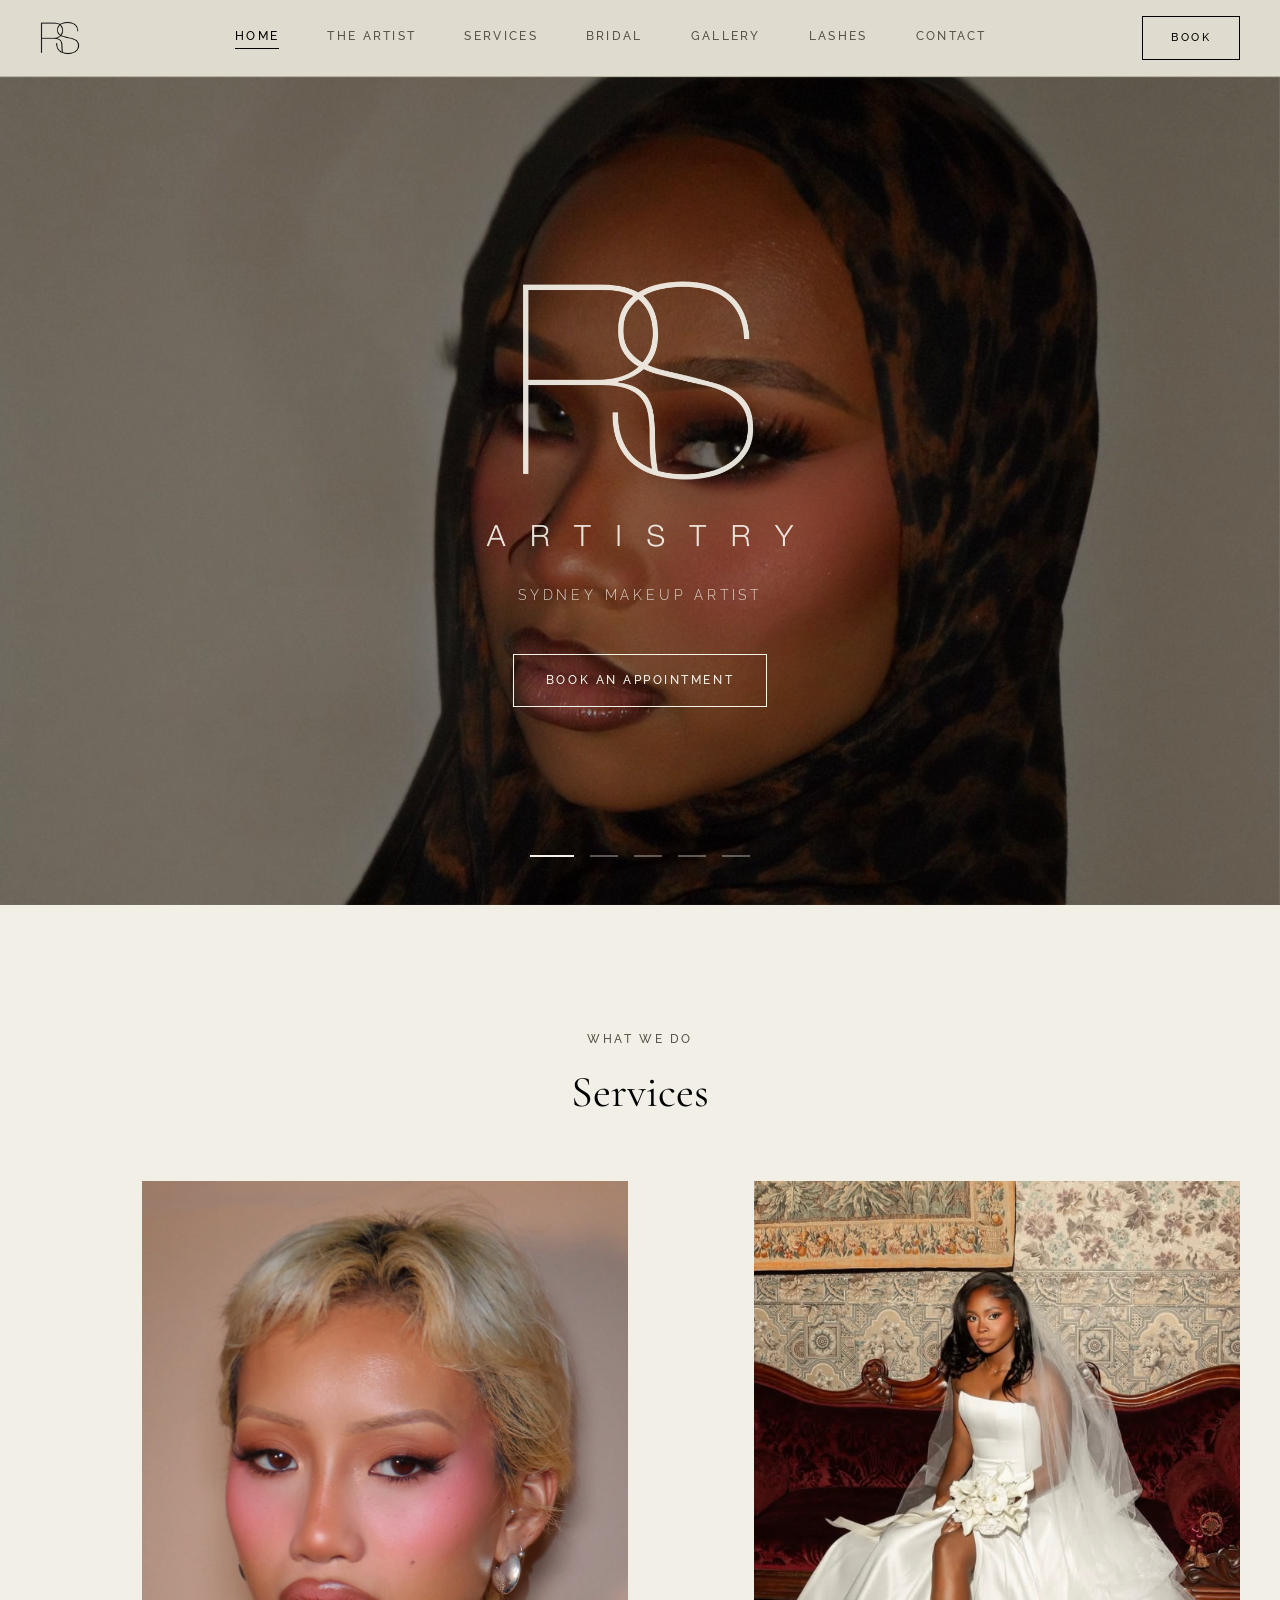
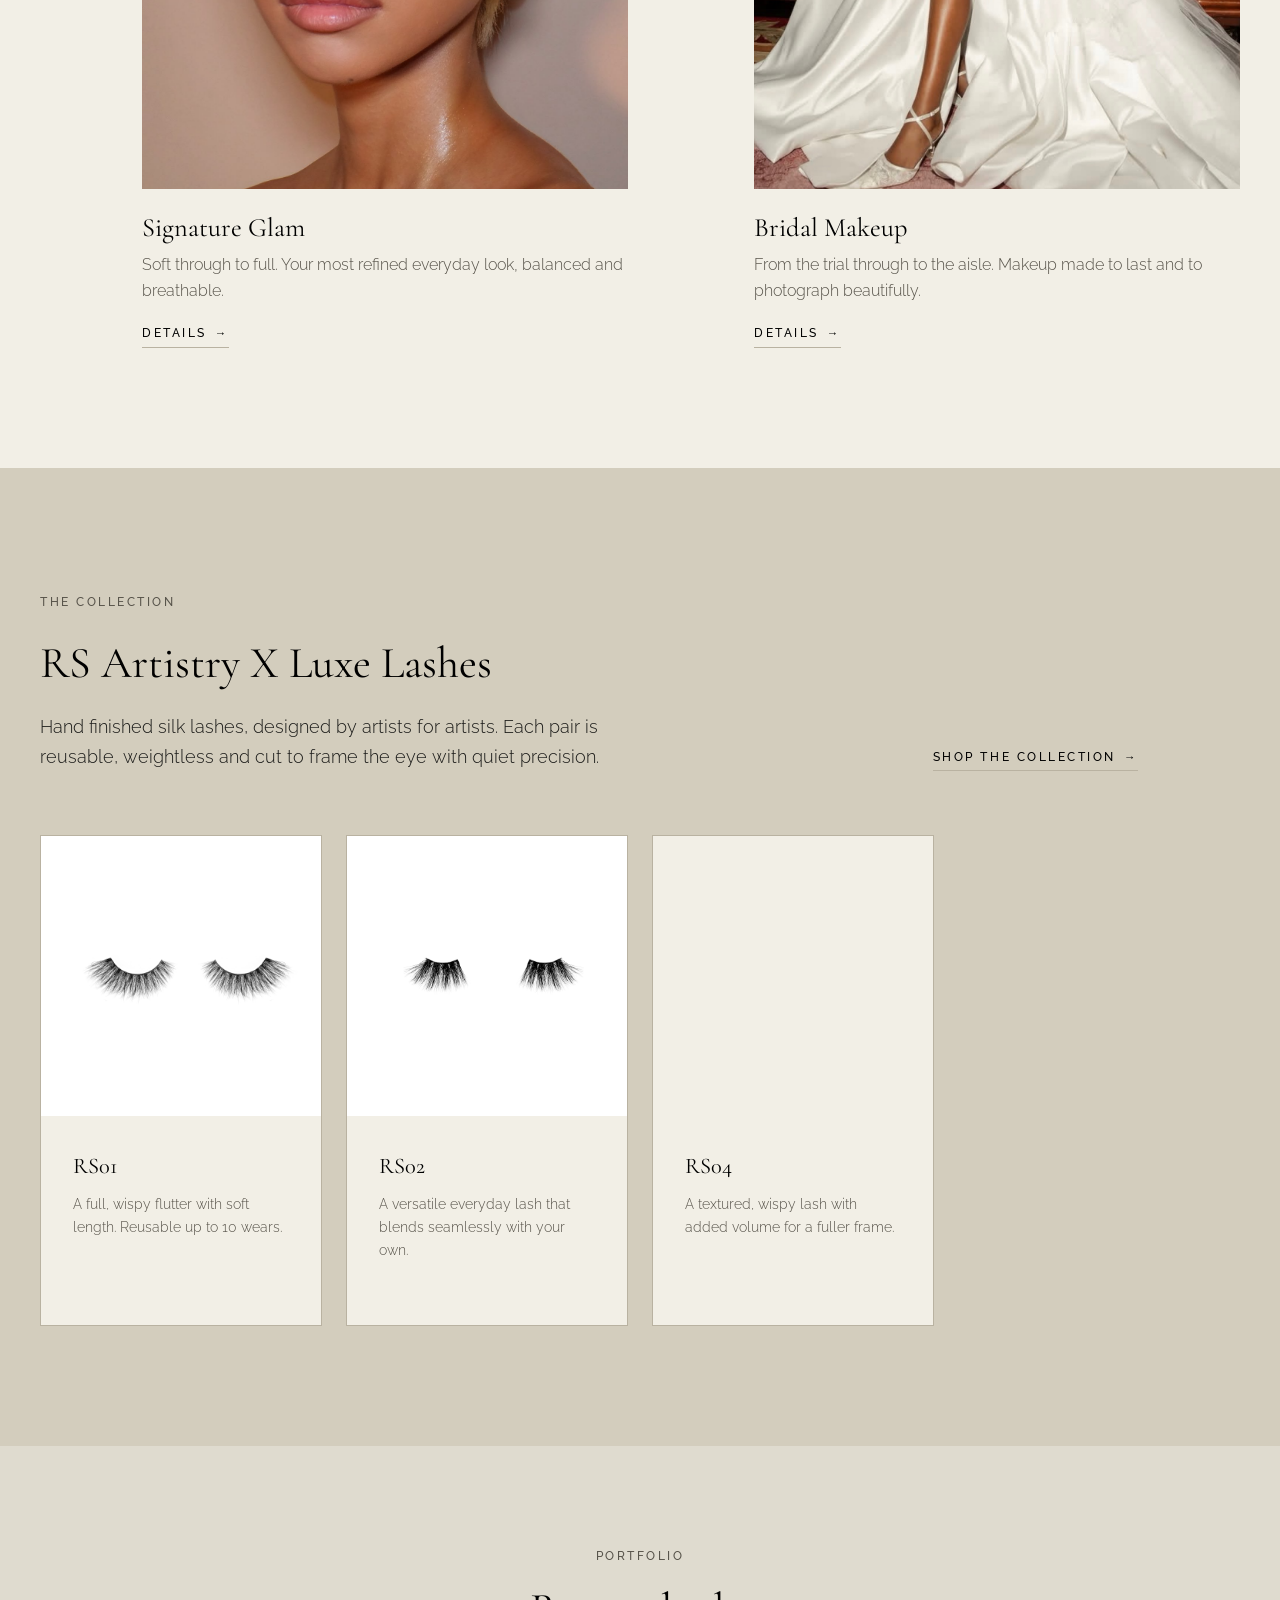
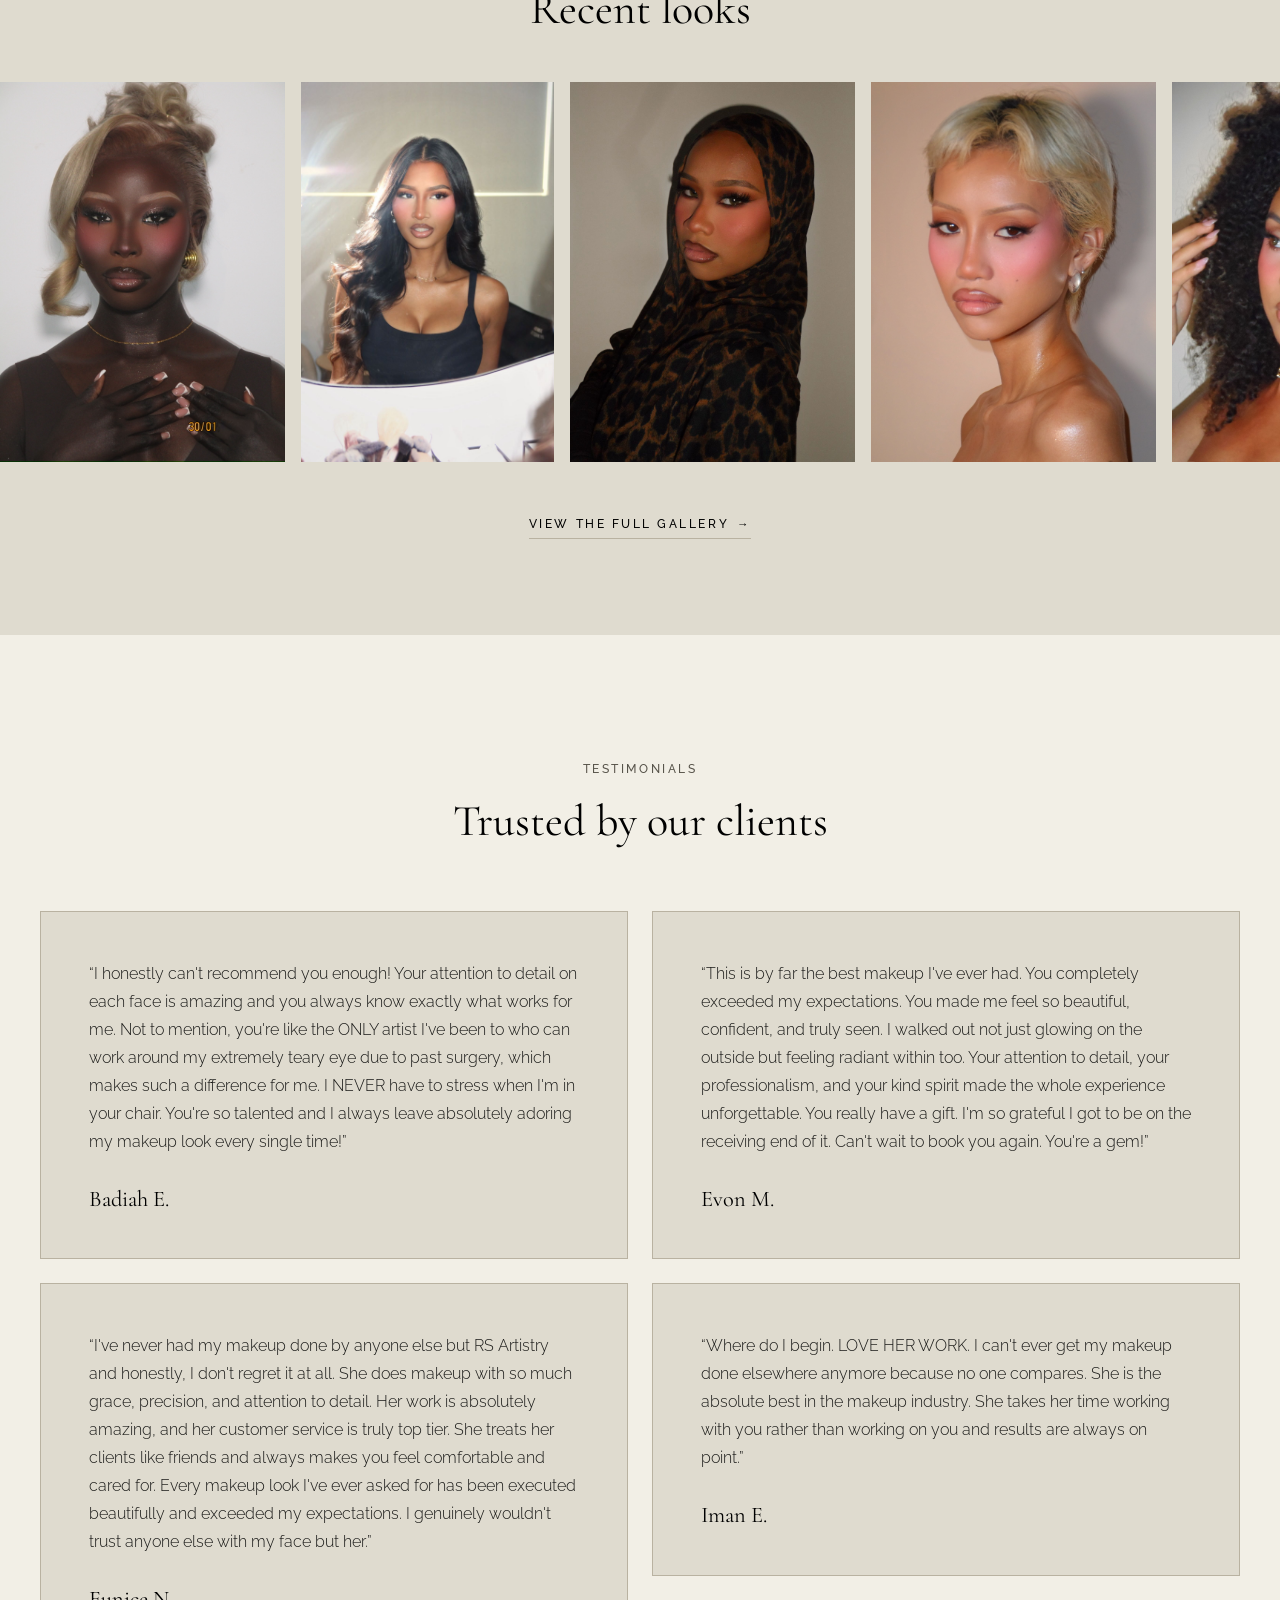
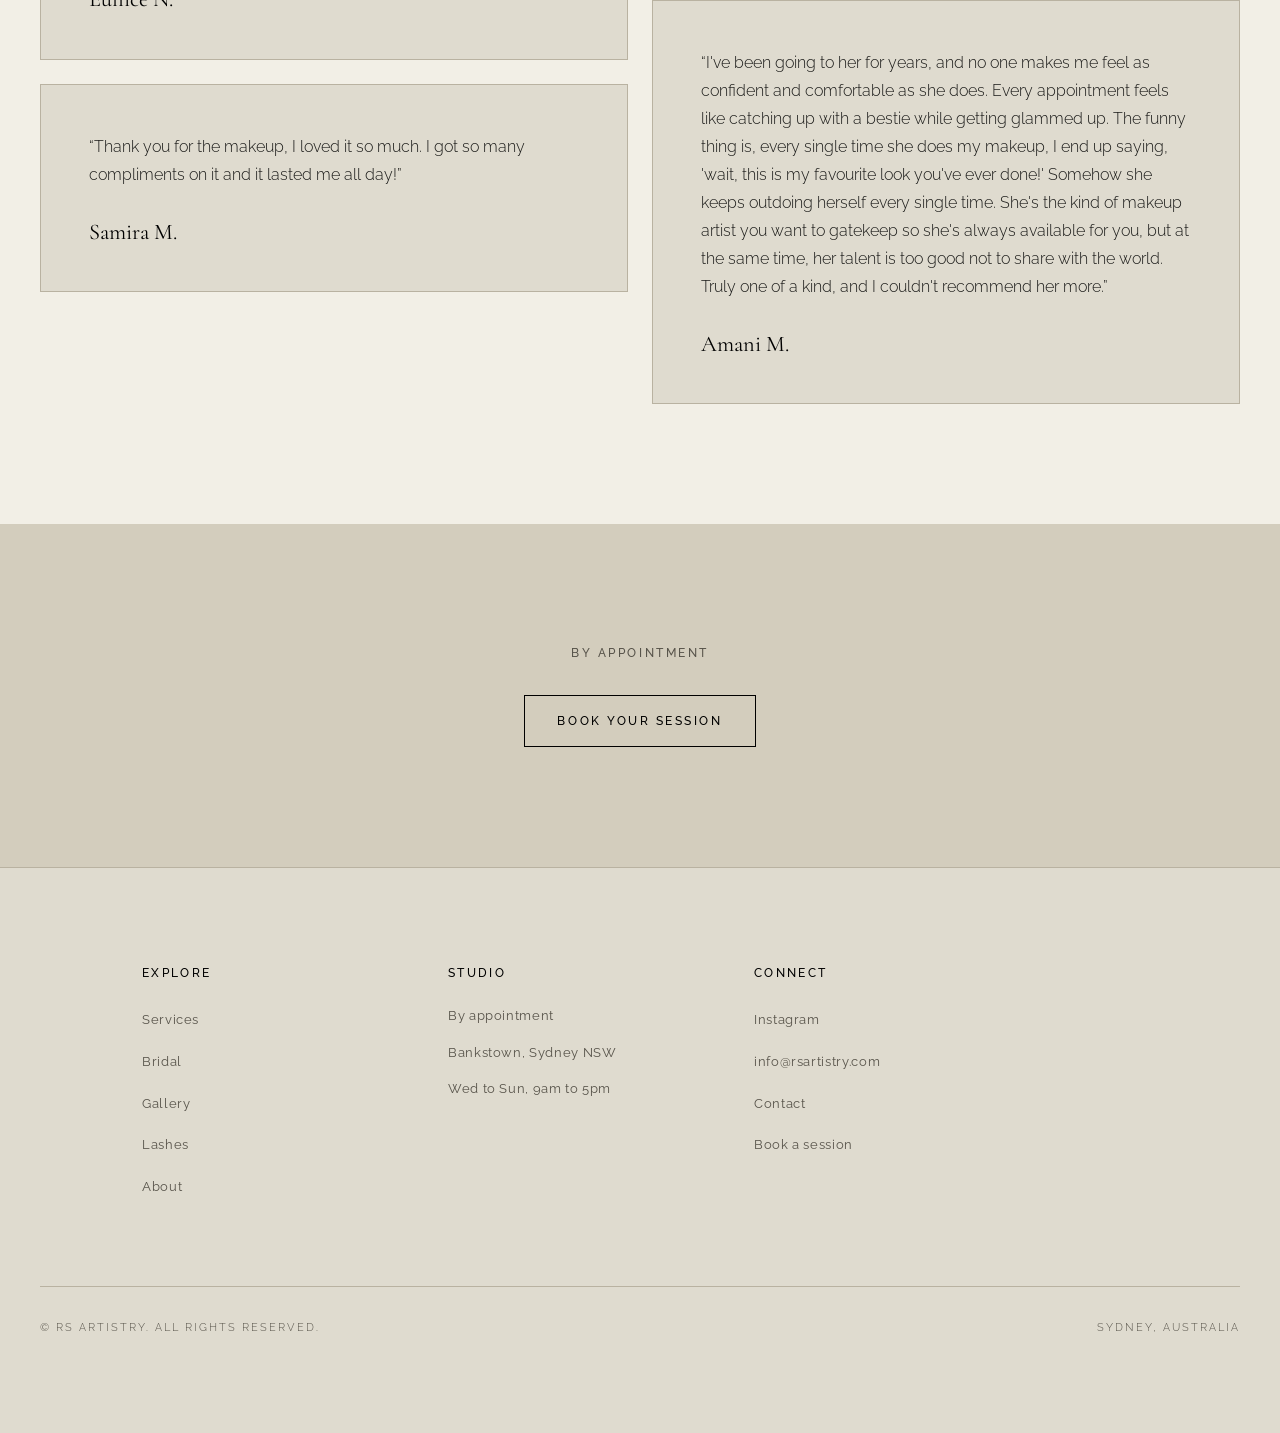
<file: index.html>
<!DOCTYPE html>
<html lang="en">
<head>
<meta charset="utf-8">
<meta name="viewport" content="width=device-width, initial-scale=1.0">
<title>RS Artistry - Sydney Makeup Artist</title>
<meta name="description" content="RS Artistry is a Sydney makeup artistry studio. Editorial bridal, special events and signature soft glam, created in a calm, gallery-like space.">
<link rel="icon" type="image/png" href="favicon.png">
<link rel="apple-touch-icon" href="apple-touch-icon.png">
<link rel="preconnect" href="https://fonts.googleapis.com">
<link rel="preconnect" href="https://fonts.gstatic.com" crossorigin>
<link href="https://fonts.googleapis.com/css2?family=Cormorant+Garamond:ital,wght@0,300;0,400;0,500;1,300;1,400&family=Raleway:wght@300;400;500&display=swap" rel="stylesheet">
<link rel="stylesheet" href="css/styles.css?v=2">
<meta property="og:type" content="website"/>
<meta property="og:site_name" content="RS Artistry"/>
<meta property="og:title" content="RS Artistry - Sydney Makeup Artist"/>
<meta property="og:description" content="Sydney makeup artist. Editorial bridal, signature glam and luxe lashes."/>
<meta property="og:image" content="https://rsartistry.com/images/og-image.jpg"/>
<meta name="twitter:card" content="summary_large_image"/>
<meta name="twitter:title" content="RS Artistry - Sydney Makeup Artist"/>
<meta name="twitter:image" content="https://rsartistry.com/images/og-image.jpg"/>
</head>
<body>

<!-- ============================ HEADER ============================ -->
<header class="site-header">
  <div class="site-header__inner">
    <a class="brand" href="index.html" aria-label="RS Artistry home"><img class="brand-mark" src="images/rs-logo.png" alt="" width="496" height="424"><span class="brand-word">RS Artistry</span></a>
    <nav class="nav" id="primary-nav" aria-label="Primary">
      <a class="nav-link is-active" href="index.html" aria-current="page">Home</a>
      <a class="nav-link" href="about.html">The Artist</a>
      <a class="nav-link" href="services.html">Services</a>
      <a class="nav-link" href="bridal.html">Bridal</a>
      <a class="nav-link" href="gallery.html">Gallery</a>
      <a class="nav-link" href="lashes.html">Lashes</a>
      <a class="nav-link" href="contact.html">Contact</a>
    </nav>
    <div class="nav__actions">
      <a class="btn nav-book" href="book.html">Book</a>
      <button class="nav-toggle" aria-label="Toggle menu" aria-expanded="false" aria-controls="primary-nav">
        <span class="nav-toggle__bar"></span>
      </button>
    </div>
  </div>
</header>

<main>

  <!-- ============================ HERO ============================ -->
  <section class="hero">
    <div class="hero__media">
      <div class="hero__slides" id="hero-slides" aria-label="Featured looks slideshow" role="group">
        <img class="hero__slide is-active" src="images/hero-slide-1.jpg" style="object-position: center 18%;"
             alt="Warm sculpted glam with a soft smoky eye and glossy nude lip" fetchpriority="high">
        <img class="hero__slide" src="images/hero-slide-2.jpg" style="object-position: center 22%;"
             alt="Luminous soft glam with sun-kissed blush and a glossy lip" loading="lazy" decoding="async">
        <img class="hero__slide" src="images/hero-slide-3.jpg" style="object-position: center 38%;"
             alt="Shimmering bronzed glam with a soft pink flush and natural curls" loading="lazy" decoding="async">
        <img class="hero__slide" src="images/hero-slide-4.jpg?v=2" style="object-position: center 42%;"
             alt="Soft glam with a blonde pixie cut and a pink blush" loading="lazy" decoding="async">
        <img class="hero__slide" src="images/hero-slide-5-centered.jpg" style="object-position: 50% 38%; transform: scale(1.08);"
             alt="Editorial glam with deep berry lips and a glossy red-toned updo" loading="lazy" decoding="async">
      </div>
    </div>
    <div class="hero__inner">
      <h1 class="hero__title hero__title--logo"><img src="images/rs-wordmark-light.png" alt="RS Artistry" width="1212" height="1052"></h1>
      <p class="hero__tagline">Sydney Makeup Artist</p>
      <a class="btn btn--on-dark" href="book.html">Book an appointment</a>
    </div>
    <div class="hero__dots" id="hero-dots" role="tablist" aria-label="Choose a featured look">
      <button class="hero__dot is-active" type="button" role="tab" aria-selected="true" aria-label="Look 1"></button>
      <button class="hero__dot" type="button" role="tab" aria-selected="false" aria-label="Look 2"></button>
      <button class="hero__dot" type="button" role="tab" aria-selected="false" aria-label="Look 3"></button>
      <button class="hero__dot" type="button" role="tab" aria-selected="false" aria-label="Look 4"></button>
      <button class="hero__dot" type="button" role="tab" aria-selected="false" aria-label="Look 5"></button>
    </div>
  </section>

  <!-- ===================== SERVICES PREVIEW ===================== -->
  <section class="section section--paper">
    <div class="container">
      <div class="text-center mb-6 reveal">
        <p class="eyebrow">What we do</p>
        <h2 class="headline mt-2">Services</h2>
      </div>
      <div class="grid12">
        <a class="feature-card col-5 start-2 reveal" href="services.html">
          <div class="frame ratio-4x5">
            <img src="images/service-glam-pixie.jpg?v=2" style="object-position: center 30%;" loading="lazy" decoding="async"
                 alt="Soft glam with a blonde pixie cut and a warm pink blush">
          </div>
          <h3 class="subhead">Signature Glam</h3>
          <p>Soft through to full. Your most refined everyday look, balanced and breathable.</p>
          <span class="link-line">Details <span class="arrow">&rarr;</span></span>
        </a>
        <a class="feature-card col-5 start-8 reveal" href="services.html">
          <div class="frame ratio-4x5">
            <img src="images/service-bridal.jpg?v=2" loading="lazy" decoding="async"
                 alt="Bride in a white gown and veil with soft, radiant bridal makeup">
          </div>
          <h3 class="subhead">Bridal Makeup</h3>
          <p>From the trial through to the aisle. Makeup made to last and to photograph beautifully.</p>
          <span class="link-line">Details <span class="arrow">&rarr;</span></span>
        </a>
      </div>
    </div>
  </section>

  <!-- ===================== LASHES SHOWCASE ===================== -->
  <section class="section section--sand">
    <div class="container">
      <div class="grid12 reveal" style="align-items:end">
        <div class="col-7 stack">
          <p class="eyebrow">The collection</p>
          <h2 class="headline">RS Artistry X Luxe Lashes</h2>
          <p class="lead maxw-md">Hand finished silk lashes, designed by artists for artists. Each pair is reusable, weightless and cut to frame the eye with quiet precision.</p>
        </div>
        <div class="col-4 start-8" style="text-align:right">
          <a class="link-line" href="lashes.html">Shop the collection <span class="arrow">&rarr;</span></a>
        </div>
      </div>

      <div class="product-grid mt-6">
        <!-- Product card shell, ready for Shopify wiring -->
        <article class="product-card reveal" data-product-handle="rs01-luxury-false-eyelashes">
          <div class="product-card__media">
            <img class="product-card__media-primary" src="images/products/rs01-1.jpg" loading="lazy" decoding="async"
                 alt="RS01 luxury false lashes, full and wispy">
            <img class="product-card__media-hover" src="images/products/rs01-2.png" loading="lazy" decoding="async" alt="" aria-hidden="true">
          </div>
          <div class="product-card__body">
            <h3 class="product-card__name">RS01</h3>
            <p class="product-card__desc">A full, wispy flutter with soft length. Reusable up to 10 wears.</p>
            <!-- Shopify Buy Button: RS01 -->
            <div class="product-card__buy">
              <div id='product-component-1782608357635-h'></div>
              <script type="text/javascript">
              /*<![CDATA[*/
              (function () {
                var scriptURL = 'https://sdks.shopifycdn.com/buy-button/latest/buy-button-storefront.min.js';
                if (window.ShopifyBuy) {
                  if (window.ShopifyBuy.UI) { ShopifyBuyInit(); } else { loadScript(); }
                } else { loadScript(); }
                function loadScript() {
                  var script = document.createElement('script');
                  script.async = true;
                  script.src = scriptURL;
                  (document.getElementsByTagName('head')[0] || document.getElementsByTagName('body')[0]).appendChild(script);
                  script.onload = ShopifyBuyInit;
                }
                function ShopifyBuyInit() {
                  var client = ShopifyBuy.buildClient({
                    domain: 'gfcib0-3p.myshopify.com',
                    storefrontAccessToken: '2daaccd4cece3b8cc4d909af717c4bfa',
                  });
                  ShopifyBuy.UI.onReady(client).then(function (ui) {
                    ui.createComponent('product', {
                      id: '10373213520004',
                      node: document.getElementById('product-component-1782608357635-h'),
                      moneyFormat: '%24%7B%7Bamount%7D%7D%20AUD',
                      options: {
                "product": {
                  "iframe": false,
                  "contents": { "img": false, "title": false, "price": true, "options": false, "quantity": false, "button": true },
                  "styles": {
                    "product": { "margin-bottom": "0px", "@media (min-width: 601px)": { "max-width": "100%", "margin-left": "0px", "margin-bottom": "0px" } },
                    "button": {
                      "font-family": "'Raleway', sans-serif", "font-weight": "500", "font-size": "0.72rem", "letter-spacing": "0.22em", "text-transform": "uppercase",
                      "padding-top": "16px", "padding-bottom": "16px", "padding-left": "32px", "padding-right": "32px",
                      "border": "1px solid #000000", "border-radius": "0px", "width": "100%", "color": "#000000", "background-color": "transparent",
                      ":hover": { "background-color": "transparent", "color": "#000000" }, ":focus": { "background-color": "transparent" }
                    }
                  },
                  "text": { "button": "Add to cart" },
                  "googleFonts": [ "Raleway" ]
                },
                "productSet": { "styles": { "products": { "@media (min-width: 601px)": { "margin-left": "-20px" } } } },
                "modalProduct": {
                  "contents": { "img": false, "imgWithCarousel": true, "button": false, "buttonWithQuantity": true },
                  "styles": {
                    "product": { "@media (min-width: 601px)": { "max-width": "100%", "margin-left": "0px", "margin-bottom": "0px" } },
                    "button": { "font-family": "'Raleway', sans-serif", "letter-spacing": "0.22em", "text-transform": "uppercase", "border-radius": "0px", ":hover": { "background-color": "#000000" }, "background-color": "#000000", ":focus": { "background-color": "#000000" } }
                  },
                  "text": { "button": "Add to cart" }
                },
                "option": {},
                "cart": {
                  "styles": { "button": { "font-family": "'Raleway', sans-serif", "letter-spacing": "0.22em", "text-transform": "uppercase", "border-radius": "0px", ":hover": { "background-color": "#000000" }, "background-color": "#000000", ":focus": { "background-color": "#000000" } } },
                  "text": { "total": "Subtotal", "button": "Checkout" }
                },
                "toggle": { "styles": { "toggle": { "font-family": "'Raleway', sans-serif", "background-color": "#000000", ":hover": { "background-color": "#000000" }, ":focus": { "background-color": "#000000" } } } }
              },
                    });
                  });
                }
              })();
              /*]]>*/
              </script>
            </div>
          </div>
        </article>

        <article class="product-card reveal" data-product-handle="rs02-luxury-false-eyelashes">
          <div class="product-card__media">
            <img class="product-card__media-primary" src="images/products/rs02-1.jpg" loading="lazy" decoding="async"
                 alt="RS02 luxury false lashes, natural and seamless">
            <img class="product-card__media-hover" src="images/products/rs02-2.jpg" loading="lazy" decoding="async" alt="" aria-hidden="true">
          </div>
          <div class="product-card__body">
            <h3 class="product-card__name">RS02</h3>
            <p class="product-card__desc">A versatile everyday lash that blends seamlessly with your own.</p>
            <!-- Shopify Buy Button: RS02 -->
            <div class="product-card__buy">
              <div id='product-component-1782609566225-h'></div>
              <script type="text/javascript">
              /*<![CDATA[*/
              (function () {
                var scriptURL = 'https://sdks.shopifycdn.com/buy-button/latest/buy-button-storefront.min.js';
                if (window.ShopifyBuy) {
                  if (window.ShopifyBuy.UI) { ShopifyBuyInit(); } else { loadScript(); }
                } else { loadScript(); }
                function loadScript() {
                  var script = document.createElement('script');
                  script.async = true;
                  script.src = scriptURL;
                  (document.getElementsByTagName('head')[0] || document.getElementsByTagName('body')[0]).appendChild(script);
                  script.onload = ShopifyBuyInit;
                }
                function ShopifyBuyInit() {
                  var client = ShopifyBuy.buildClient({
                    domain: 'gfcib0-3p.myshopify.com',
                    storefrontAccessToken: '2daaccd4cece3b8cc4d909af717c4bfa',
                  });
                  ShopifyBuy.UI.onReady(client).then(function (ui) {
                    ui.createComponent('product', {
                      id: '10373214240900',
                      node: document.getElementById('product-component-1782609566225-h'),
                      moneyFormat: '%24%7B%7Bamount%7D%7D%20AUD',
                      options: {
                "product": {
                  "iframe": false,
                  "contents": { "img": false, "title": false, "price": true, "options": false, "quantity": false, "button": true },
                  "styles": {
                    "product": { "margin-bottom": "0px", "@media (min-width: 601px)": { "max-width": "100%", "margin-left": "0px", "margin-bottom": "0px" } },
                    "button": {
                      "font-family": "'Raleway', sans-serif", "font-weight": "500", "font-size": "0.72rem", "letter-spacing": "0.22em", "text-transform": "uppercase",
                      "padding-top": "16px", "padding-bottom": "16px", "padding-left": "32px", "padding-right": "32px",
                      "border": "1px solid #000000", "border-radius": "0px", "width": "100%", "color": "#000000", "background-color": "transparent",
                      ":hover": { "background-color": "transparent", "color": "#000000" }, ":focus": { "background-color": "transparent" }
                    }
                  },
                  "text": { "button": "Add to cart" },
                  "googleFonts": [ "Raleway" ]
                },
                "productSet": { "styles": { "products": { "@media (min-width: 601px)": { "margin-left": "-20px" } } } },
                "modalProduct": {
                  "contents": { "img": false, "imgWithCarousel": true, "button": false, "buttonWithQuantity": true },
                  "styles": {
                    "product": { "@media (min-width: 601px)": { "max-width": "100%", "margin-left": "0px", "margin-bottom": "0px" } },
                    "button": { "font-family": "'Raleway', sans-serif", "letter-spacing": "0.22em", "text-transform": "uppercase", "border-radius": "0px", ":hover": { "background-color": "#000000" }, "background-color": "#000000", ":focus": { "background-color": "#000000" } }
                  },
                  "text": { "button": "Add to cart" }
                },
                "option": {},
                "cart": {
                  "styles": { "button": { "font-family": "'Raleway', sans-serif", "letter-spacing": "0.22em", "text-transform": "uppercase", "border-radius": "0px", ":hover": { "background-color": "#000000" }, "background-color": "#000000", ":focus": { "background-color": "#000000" } } },
                  "text": { "total": "Subtotal", "button": "Checkout" }
                },
                "toggle": { "styles": { "toggle": { "font-family": "'Raleway', sans-serif", "background-color": "#000000", ":hover": { "background-color": "#000000" }, ":focus": { "background-color": "#000000" } } } }
              },
                    });
                  });
                }
              })();
              /*]]>*/
              </script>
            </div>
          </div>
        </article>

        <article class="product-card reveal" data-product-handle="rs04-luxury-false-eyelashes">
          <div class="product-card__media">
            <img class="product-card__media-primary" src="images/products/rs04-1.jpg" loading="lazy" decoding="async"
                 alt="RS04 luxury false lashes, textured and full">
            <img class="product-card__media-hover" src="images/products/rs04-2.png" loading="lazy" decoding="async" alt="" aria-hidden="true">
          </div>
          <div class="product-card__body">
            <h3 class="product-card__name">RS04</h3>
            <p class="product-card__desc">A textured, wispy lash with added volume for a fuller frame.</p>
            <!-- Shopify Buy Button: RS04 -->
            <div class="product-card__buy">
              <div id='product-component-1782610261644-h'></div>
              <script type="text/javascript">
              /*<![CDATA[*/
              (function () {
                var scriptURL = 'https://sdks.shopifycdn.com/buy-button/latest/buy-button-storefront.min.js';
                if (window.ShopifyBuy) {
                  if (window.ShopifyBuy.UI) { ShopifyBuyInit(); } else { loadScript(); }
                } else { loadScript(); }
                function loadScript() {
                  var script = document.createElement('script');
                  script.async = true;
                  script.src = scriptURL;
                  (document.getElementsByTagName('head')[0] || document.getElementsByTagName('body')[0]).appendChild(script);
                  script.onload = ShopifyBuyInit;
                }
                function ShopifyBuyInit() {
                  var client = ShopifyBuy.buildClient({
                    domain: 'gfcib0-3p.myshopify.com',
                    storefrontAccessToken: '2daaccd4cece3b8cc4d909af717c4bfa',
                  });
                  ShopifyBuy.UI.onReady(client).then(function (ui) {
                    ui.createComponent('product', {
                      id: '10373215682692',
                      node: document.getElementById('product-component-1782610261644-h'),
                      moneyFormat: '%24%7B%7Bamount%7D%7D%20AUD',
                      options: {
                "product": {
                  "iframe": false,
                  "contents": { "img": false, "title": false, "price": true, "options": false, "quantity": false, "button": true },
                  "styles": {
                    "product": { "margin-bottom": "0px", "@media (min-width: 601px)": { "max-width": "100%", "margin-left": "0px", "margin-bottom": "0px" } },
                    "button": {
                      "font-family": "'Raleway', sans-serif", "font-weight": "500", "font-size": "0.72rem", "letter-spacing": "0.22em", "text-transform": "uppercase",
                      "padding-top": "16px", "padding-bottom": "16px", "padding-left": "32px", "padding-right": "32px",
                      "border": "1px solid #000000", "border-radius": "0px", "width": "100%", "color": "#000000", "background-color": "transparent",
                      ":hover": { "background-color": "transparent", "color": "#000000" }, ":focus": { "background-color": "transparent" }
                    }
                  },
                  "text": { "button": "Add to cart" },
                  "googleFonts": [ "Raleway" ]
                },
                "productSet": { "styles": { "products": { "@media (min-width: 601px)": { "margin-left": "-20px" } } } },
                "modalProduct": {
                  "contents": { "img": false, "imgWithCarousel": true, "button": false, "buttonWithQuantity": true },
                  "styles": {
                    "product": { "@media (min-width: 601px)": { "max-width": "100%", "margin-left": "0px", "margin-bottom": "0px" } },
                    "button": { "font-family": "'Raleway', sans-serif", "letter-spacing": "0.22em", "text-transform": "uppercase", "border-radius": "0px", ":hover": { "background-color": "#000000" }, "background-color": "#000000", ":focus": { "background-color": "#000000" } }
                  },
                  "text": { "button": "Add to cart" }
                },
                "option": {},
                "cart": {
                  "styles": { "button": { "font-family": "'Raleway', sans-serif", "letter-spacing": "0.22em", "text-transform": "uppercase", "border-radius": "0px", ":hover": { "background-color": "#000000" }, "background-color": "#000000", ":focus": { "background-color": "#000000" } } },
                  "text": { "total": "Subtotal", "button": "Checkout" }
                },
                "toggle": { "styles": { "toggle": { "font-family": "'Raleway', sans-serif", "background-color": "#000000", ":hover": { "background-color": "#000000" }, ":focus": { "background-color": "#000000" } } } }
              },
                    });
                  });
                }
              })();
              /*]]>*/
              </script>
            </div>
          </div>
        </article>
      </div>
    </div>
  </section>

  <!-- ===================== GALLERY TEASER STRIP ===================== -->
  <section class="section--tight">
    <div class="container text-center mb-5 reveal">
      <p class="eyebrow">Portfolio</p>
      <h2 class="headline mt-2">Recent looks</h2>
    </div>
    <div class="strip" aria-label="A moving strip of recent looks. Select any image to open the full gallery.">
      <div class="strip__track">
        <!-- First set -->
        <a class="strip__item" href="gallery.html"><img src="images/gallery/look-09.jpg" width="1536" height="2048" loading="lazy" decoding="async" alt="Editorial glam with a smoky eye and blonde updo"></a>
        <a class="strip__item" href="gallery.html"><img src="images/gallery/look-04.jpg" width="1080" height="1620" loading="lazy" decoding="async" alt="Luminous soft glam with warm blush"></a>
        <a class="strip__item" href="gallery.html"><img src="images/gallery/look-02.jpg" width="1536" height="2048" loading="lazy" decoding="async" alt="Warm smoky eye framed by a printed hijab"></a>
        <a class="strip__item" href="gallery.html"><img src="images/gallery/look-11.jpg" width="1536" height="2048" loading="lazy" decoding="async" alt="Soft glam with a blonde pixie and pink blush"></a>
        <a class="strip__item" href="gallery.html"><img src="images/gallery/look-12.jpg" width="1536" height="2048" loading="lazy" decoding="async" alt="Radiant glam with natural curls and a pink flush"></a>
        <!-- Duplicate set for the seamless loop -->
        <a class="strip__item" href="gallery.html" aria-hidden="true" tabindex="-1"><img src="images/gallery/look-09.jpg" width="1536" height="2048" alt="" loading="lazy" decoding="async"></a>
        <a class="strip__item" href="gallery.html" aria-hidden="true" tabindex="-1"><img src="images/gallery/look-04.jpg" width="1080" height="1620" alt="" loading="lazy" decoding="async"></a>
        <a class="strip__item" href="gallery.html" aria-hidden="true" tabindex="-1"><img src="images/gallery/look-02.jpg" width="1536" height="2048" alt="" loading="lazy" decoding="async"></a>
        <a class="strip__item" href="gallery.html" aria-hidden="true" tabindex="-1"><img src="images/gallery/look-11.jpg" width="1536" height="2048" alt="" loading="lazy" decoding="async"></a>
        <a class="strip__item" href="gallery.html" aria-hidden="true" tabindex="-1"><img src="images/gallery/look-12.jpg" width="1536" height="2048" alt="" loading="lazy" decoding="async"></a>
      </div>
    </div>
    <div class="container text-center mt-5">
      <a class="link-line" href="gallery.html">View the full gallery <span class="arrow">&rarr;</span></a>
    </div>
  </section>

  <!-- ===================== TESTIMONIALS ===================== -->
  <section class="section section--paper">
    <div class="container">
      <div class="text-center mb-6 reveal">
        <p class="eyebrow">Testimonials</p>
        <h2 class="headline mt-2">Trusted by our clients</h2>
      </div>
      <div class="testimonial-wall reveal">
        <figure class="testimonial-card">
          <blockquote class="testimonial-card__quote">“I honestly can't recommend you enough! Your attention to detail on each face is amazing and you always know exactly what works for me. Not to mention, you're like the ONLY artist I've been to who can work around my extremely teary eye due to past surgery, which makes such a difference for me. I NEVER have to stress when I'm in your chair. You're so talented and I always leave absolutely adoring my makeup look every single time!”</blockquote>
          <figcaption class="testimonial-card__name">Badiah E.</figcaption>
        </figure>
        <figure class="testimonial-card">
          <blockquote class="testimonial-card__quote">“I've never had my makeup done by anyone else but RS Artistry and honestly, I don't regret it at all. She does makeup with so much grace, precision, and attention to detail. Her work is absolutely amazing, and her customer service is truly top tier. She treats her clients like friends and always makes you feel comfortable and cared for. Every makeup look I've ever asked for has been executed beautifully and exceeded my expectations. I genuinely wouldn't trust anyone else with my face but her.”</blockquote>
          <figcaption class="testimonial-card__name">Eunice N.</figcaption>
        </figure>
        <figure class="testimonial-card">
          <blockquote class="testimonial-card__quote">“Thank you for the makeup, I loved it so much. I got so many compliments on it and it lasted me all day!”</blockquote>
          <figcaption class="testimonial-card__name">Samira M.</figcaption>
        </figure>
        <figure class="testimonial-card">
          <blockquote class="testimonial-card__quote">“This is by far the best makeup I've ever had. You completely exceeded my expectations. You made me feel so beautiful, confident, and truly seen. I walked out not just glowing on the outside but feeling radiant within too. Your attention to detail, your professionalism, and your kind spirit made the whole experience unforgettable. You really have a gift. I'm so grateful I got to be on the receiving end of it. Can't wait to book you again. You're a gem!”</blockquote>
          <figcaption class="testimonial-card__name">Evon M.</figcaption>
        </figure>
        <figure class="testimonial-card">
          <blockquote class="testimonial-card__quote">“Where do I begin. LOVE HER WORK. I can't ever get my makeup done elsewhere anymore because no one compares. She is the absolute best in the makeup industry. She takes her time working with you rather than working on you and results are always on point.”</blockquote>
          <figcaption class="testimonial-card__name">Iman E.</figcaption>
        </figure>
        <figure class="testimonial-card">
          <blockquote class="testimonial-card__quote">“I've been going to her for years, and no one makes me feel as confident and comfortable as she does. Every appointment feels like catching up with a bestie while getting glammed up. The funny thing is, every single time she does my makeup, I end up saying, 'wait, this is my favourite look you've ever done!' Somehow she keeps outdoing herself every single time. She's the kind of makeup artist you want to gatekeep so she's always available for you, but at the same time, her talent is too good not to share with the world. Truly one of a kind, and I couldn't recommend her more.”</blockquote>
          <figcaption class="testimonial-card__name">Amani M.</figcaption>
        </figure>
      </div>
    </div>
  </section>

  <!-- ===================== BOOKING CTA ===================== -->
  <section class="section section--sand text-center">
    <div class="container reveal">
      <p class="eyebrow mb-4" style="display:block">By appointment</p>
      <a class="btn" href="book.html">Book your session</a>
    </div>
  </section>

</main>

<!-- ============================ FOOTER ============================ -->
<footer class="site-footer">
  <div class="container grid12">
    <div class="col-3 start-2 footer-col">
      <h4>Explore</h4>
      <ul>
        <li><a class="footer-link" href="services.html">Services</a></li>
        <li><a class="footer-link" href="bridal.html">Bridal</a></li>
        <li><a class="footer-link" href="gallery.html">Gallery</a></li>
        <li><a class="footer-link" href="lashes.html">Lashes</a></li>
        <li><a class="footer-link" href="about.html">About</a></li>
      </ul>
    </div>
    <div class="col-3 footer-col">
      <h4>Studio</h4>
      <ul>
        <li class="footer-meta">By appointment</li>
        <li class="footer-meta">Bankstown, Sydney NSW</li>
        <li class="footer-meta">Wed to Sun, 9am to 5pm</li>
      </ul>
    </div>
    <div class="col-3 footer-col">
      <h4>Connect</h4>
      <ul>
        <li><a class="footer-link" href="https://instagram.com/rsartistry" target="_blank" rel="noopener">Instagram</a></li>
        <li><a class="footer-link" href="mailto:info@rsartistry.com">info@rsartistry.com</a></li>
        <li><a class="footer-link" href="contact.html">Contact</a></li>
        <li><a class="footer-link" href="book.html">Book a session</a></li>
      </ul>
    </div>
    <div class="footer-bottom">
      <span>&copy; RS Artistry. All rights reserved.</span>
      <span>Sydney, Australia</span>
    </div>
  </div>
</footer>

<script src="js/main.js?v=2" defer></script>
</body>
</html>
</file>
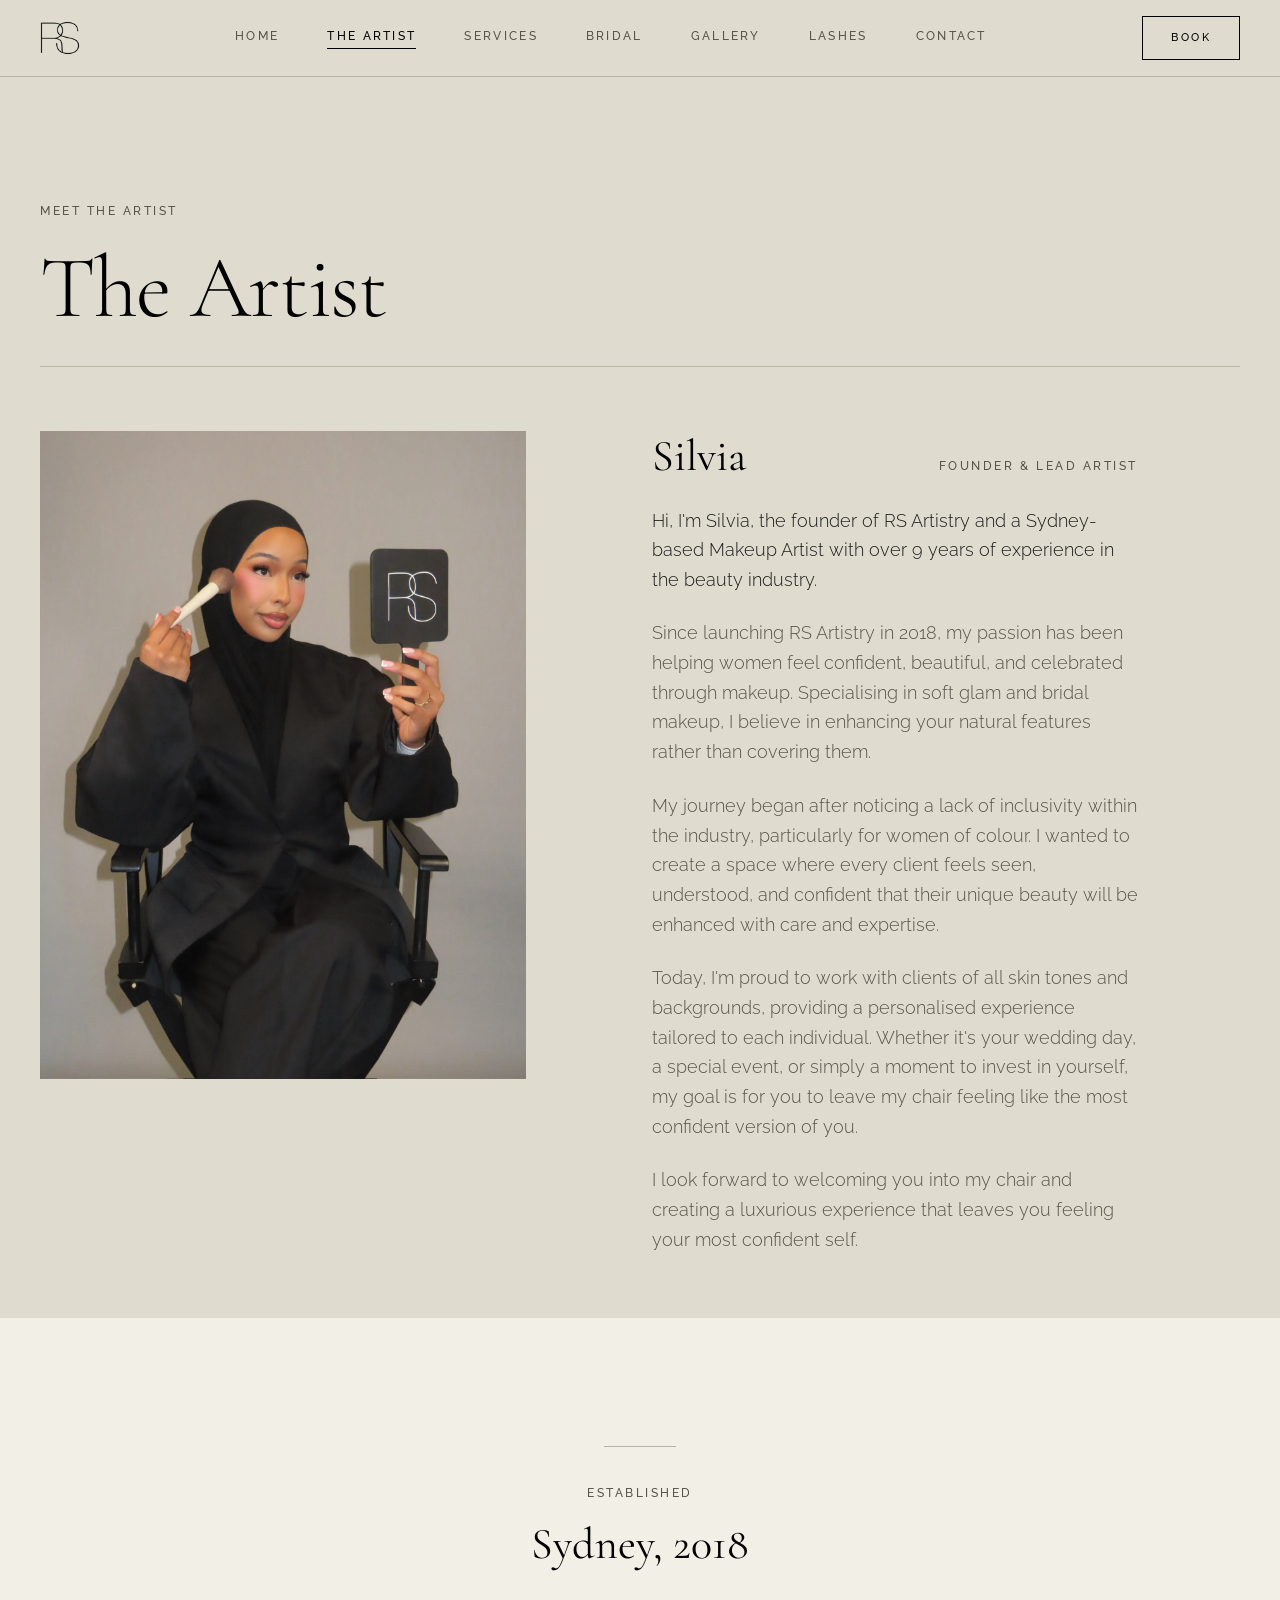
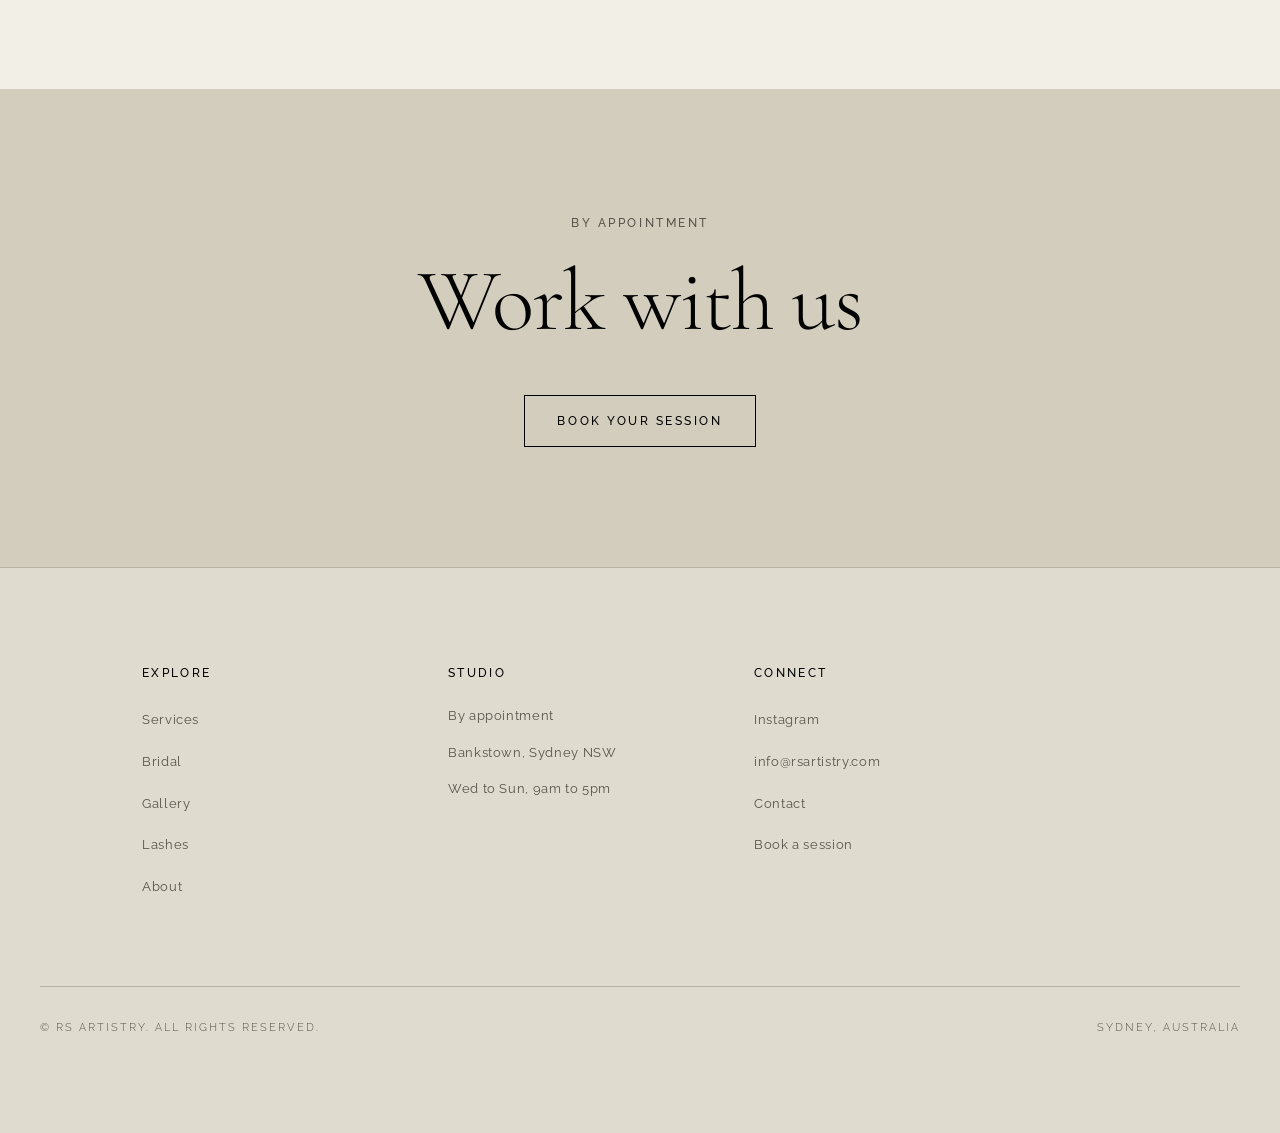
<file: about.html>
<!DOCTYPE html>
<html lang="en">
<head>
<meta charset="utf-8">
<meta name="viewport" content="width=device-width, initial-scale=1.0">
<title>About | RS Artistry, Sydney Makeup Studio</title>
<meta name="description" content="Meet Silvia, the artist behind RS Artistry, a Sydney makeup studio built on warm minimalism, skin health and intentional, editorial artistry.">
<link rel="icon" type="image/png" href="favicon.png">
<link rel="apple-touch-icon" href="apple-touch-icon.png">
<link rel="preconnect" href="https://fonts.googleapis.com">
<link rel="preconnect" href="https://fonts.gstatic.com" crossorigin>
<link href="https://fonts.googleapis.com/css2?family=Cormorant+Garamond:ital,wght@0,300;0,400;0,500;1,300;1,400&family=Raleway:wght@300;400;500&display=swap" rel="stylesheet">
<link rel="stylesheet" href="css/styles.css?v=2">
<meta property="og:type" content="website"/>
<meta property="og:site_name" content="RS Artistry"/>
<meta property="og:title" content="RS Artistry - Sydney Makeup Artist"/>
<meta property="og:description" content="Sydney makeup artist. Editorial bridal, signature glam and luxe lashes."/>
<meta property="og:image" content="https://rsartistry.com/images/og-image.jpg"/>
<meta name="twitter:card" content="summary_large_image"/>
<meta name="twitter:title" content="RS Artistry - Sydney Makeup Artist"/>
<meta name="twitter:image" content="https://rsartistry.com/images/og-image.jpg"/>
</head>
<body>

<!-- ============================ HEADER ============================ -->
<header class="site-header">
  <div class="site-header__inner">
    <a class="brand" href="index.html" aria-label="RS Artistry home"><img class="brand-mark" src="images/rs-logo.png" alt="" width="496" height="424"><span class="brand-word">RS Artistry</span></a>
    <nav class="nav" id="primary-nav" aria-label="Primary">
      <a class="nav-link" href="index.html">Home</a>
      <a class="nav-link is-active" href="about.html" aria-current="page">The Artist</a>
      <a class="nav-link" href="services.html">Services</a>
      <a class="nav-link" href="bridal.html">Bridal</a>
      <a class="nav-link" href="gallery.html">Gallery</a>
      <a class="nav-link" href="lashes.html">Lashes</a>
      <a class="nav-link" href="contact.html">Contact</a>
    </nav>
    <div class="nav__actions">
      <a class="btn nav-book" href="book.html">Book</a>
      <button class="nav-toggle" aria-label="Toggle menu" aria-expanded="false" aria-controls="primary-nav">
        <span class="nav-toggle__bar"></span>
      </button>
    </div>
  </div>
</header>

<main>

  <!-- ===================== THE ARTIST ===================== -->
  <section class="page-hero">
    <div class="container">
      <div class="reveal mb-6">
        <p class="eyebrow mb-3">Meet the artist</p>
        <h1 class="display" style="border-bottom:1px solid var(--hairline); padding-bottom:var(--space-4)">The Artist</h1>
      </div>
      <div class="grid12" style="align-items:start">
        <article class="col-5 reveal">
          <div class="frame ratio-3x4">
            <img src="images/team/silvia.jpg" decoding="async" fetchpriority="high"
                 alt="Portrait of Silvia, founder of RS Artistry, holding an RS Artistry hand mirror" width="1536" height="2048">
          </div>
        </article>
        <div class="col-5 start-7 reveal stack">
          <div class="spread">
            <h2 class="headline">Silvia</h2>
            <span class="eyebrow">Founder &amp; Lead Artist</span>
          </div>
          <p class="lead">Hi, I'm Silvia, the founder of RS Artistry and a Sydney-based Makeup Artist with over 9 years of experience in the beauty industry.</p>
          <p class="body-lg muted">Since launching RS Artistry in 2018, my passion has been helping women feel confident, beautiful, and celebrated through makeup. Specialising in soft glam and bridal makeup, I believe in enhancing your natural features rather than covering them.</p>
          <p class="body-lg muted">My journey began after noticing a lack of inclusivity within the industry, particularly for women of colour. I wanted to create a space where every client feels seen, understood, and confident that their unique beauty will be enhanced with care and expertise.</p>
          <p class="body-lg muted">Today, I'm proud to work with clients of all skin tones and backgrounds, providing a personalised experience tailored to each individual. Whether it's your wedding day, a special event, or simply a moment to invest in yourself, my goal is for you to leave my chair feeling like the most confident version of you.</p>
          <p class="body-lg muted">I look forward to welcoming you into my chair and creating a luxurious experience that leaves you feeling your most confident self.</p>
        </div>
      </div>
    </div>
  </section>

  <!-- ===================== ESTABLISHED ===================== -->
  <section class="section section--paper">
    <div class="container text-center reveal">
      <hr class="hairline mb-4" style="max-width:72px; margin-inline:auto">
      <p class="eyebrow mb-2">Established</p>
      <p class="headline">Sydney, 2018</p>
    </div>
  </section>

  <!-- ===================== CTA ===================== -->
  <section class="section section--sand text-center">
    <div class="container reveal">
      <p class="eyebrow mb-3">By appointment</p>
      <h2 class="display mb-5">Work with us</h2>
      <a class="btn" href="book.html">Book your session</a>
    </div>
  </section>

</main>

<!-- ============================ FOOTER ============================ -->
<footer class="site-footer">
  <div class="container grid12">
    <div class="col-3 start-2 footer-col">
      <h4>Explore</h4>
      <ul>
        <li><a class="footer-link" href="services.html">Services</a></li>
        <li><a class="footer-link" href="bridal.html">Bridal</a></li>
        <li><a class="footer-link" href="gallery.html">Gallery</a></li>
        <li><a class="footer-link" href="lashes.html">Lashes</a></li>
        <li><a class="footer-link" href="about.html">About</a></li>
      </ul>
    </div>
    <div class="col-3 footer-col">
      <h4>Studio</h4>
      <ul>
        <li class="footer-meta">By appointment</li>
        <li class="footer-meta">Bankstown, Sydney NSW</li>
        <li class="footer-meta">Wed to Sun, 9am to 5pm</li>
      </ul>
    </div>
    <div class="col-3 footer-col">
      <h4>Connect</h4>
      <ul>
        <li><a class="footer-link" href="https://instagram.com/rsartistry" target="_blank" rel="noopener">Instagram</a></li>
        <li><a class="footer-link" href="mailto:info@rsartistry.com">info@rsartistry.com</a></li>
        <li><a class="footer-link" href="contact.html">Contact</a></li>
        <li><a class="footer-link" href="book.html">Book a session</a></li>
      </ul>
    </div>
    <div class="footer-bottom">
      <span>&copy; RS Artistry. All rights reserved.</span>
      <span>Sydney, Australia</span>
    </div>
  </div>
</footer>

<script src="js/main.js?v=2" defer></script>
</body>
</html>
</file>
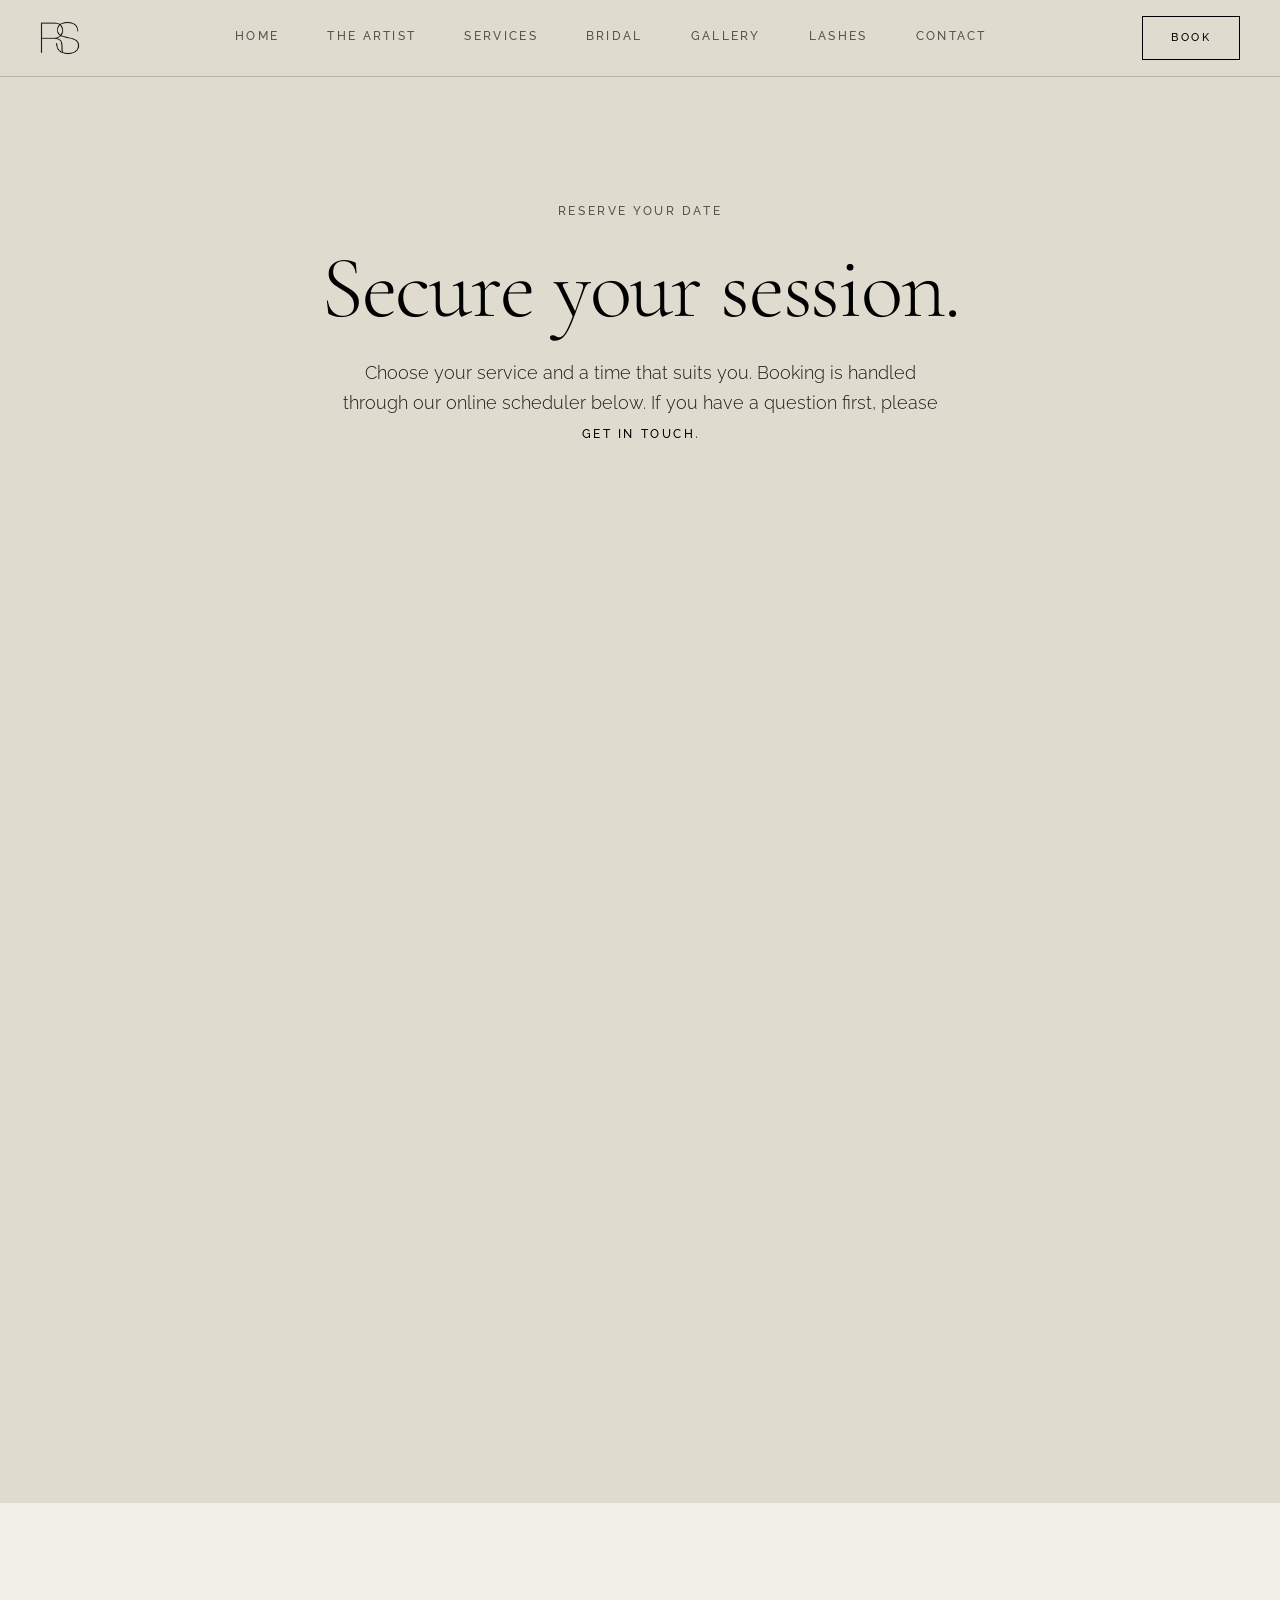
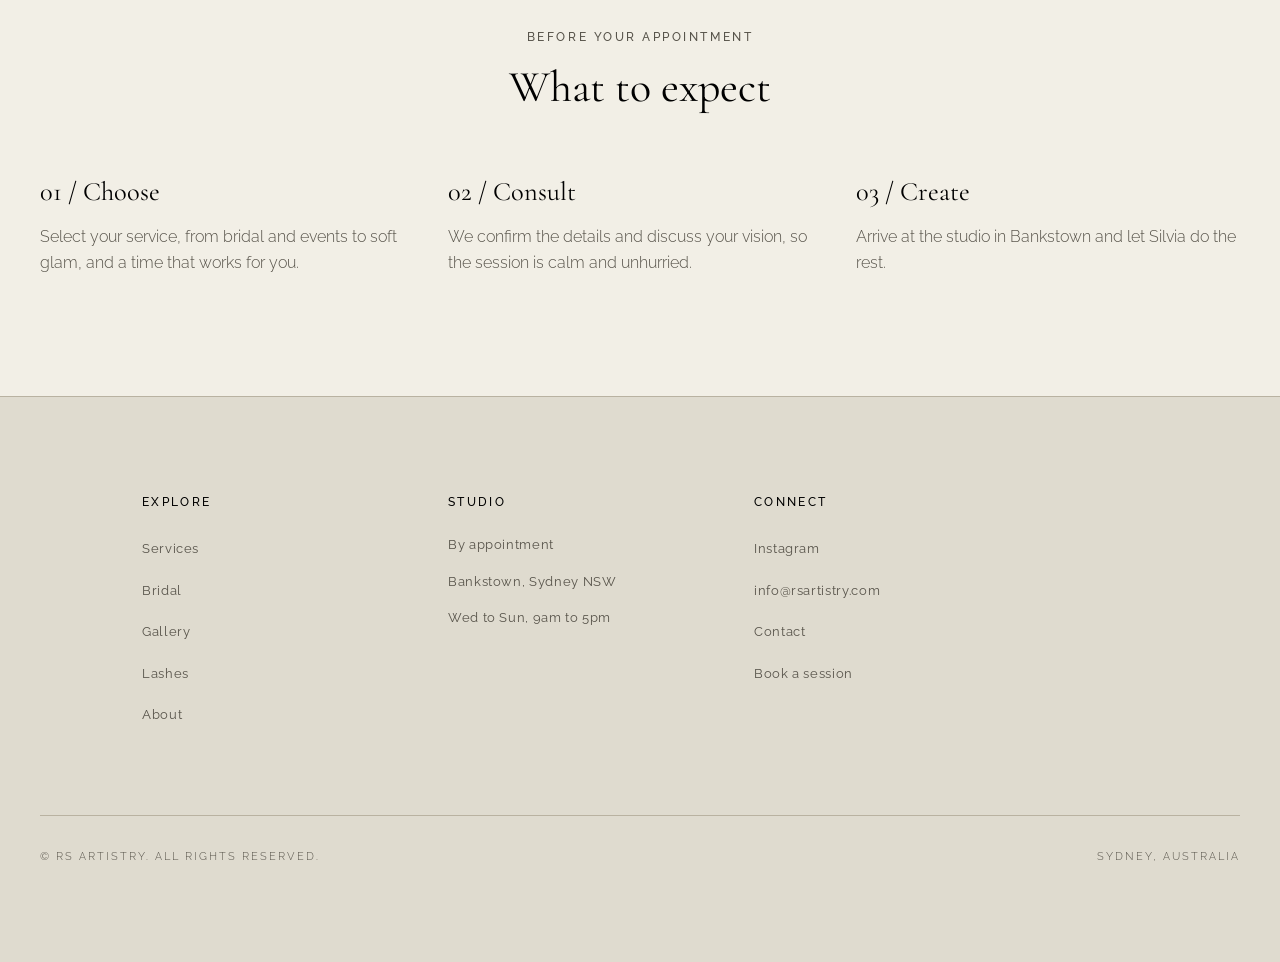
<file: book.html>
<!DOCTYPE html>
<html lang="en">
<head>
<meta charset="utf-8">
<meta name="viewport" content="width=device-width, initial-scale=1.0">
<title>Book | RS Artistry, Sydney Makeup Studio</title>
<meta name="description" content="Book your makeup appointment with RS Artistry in Sydney. Choose your service and a time that suits you through our online scheduler.">
<link rel="icon" type="image/png" href="favicon.png">
<link rel="apple-touch-icon" href="apple-touch-icon.png">
<link rel="preconnect" href="https://fonts.googleapis.com">
<link rel="preconnect" href="https://fonts.gstatic.com" crossorigin>
<link href="https://fonts.googleapis.com/css2?family=Cormorant+Garamond:ital,wght@0,300;0,400;0,500;1,300;1,400&family=Raleway:wght@300;400;500&display=swap" rel="stylesheet">
<link rel="stylesheet" href="css/styles.css?v=2">
<meta property="og:type" content="website"/>
<meta property="og:site_name" content="RS Artistry"/>
<meta property="og:title" content="RS Artistry - Sydney Makeup Artist"/>
<meta property="og:description" content="Sydney makeup artist. Editorial bridal, signature glam and luxe lashes."/>
<meta property="og:image" content="https://rsartistry.com/images/og-image.jpg"/>
<meta name="twitter:card" content="summary_large_image"/>
<meta name="twitter:title" content="RS Artistry - Sydney Makeup Artist"/>
<meta name="twitter:image" content="https://rsartistry.com/images/og-image.jpg"/>
</head>
<body>

<!-- ============================ HEADER ============================ -->
<header class="site-header">
  <div class="site-header__inner">
    <a class="brand" href="index.html" aria-label="RS Artistry home"><img class="brand-mark" src="images/rs-logo.png" alt="" width="496" height="424"><span class="brand-word">RS Artistry</span></a>
    <nav class="nav" id="primary-nav" aria-label="Primary">
      <a class="nav-link" href="index.html">Home</a>
      <a class="nav-link" href="about.html">The Artist</a>
      <a class="nav-link" href="services.html">Services</a>
      <a class="nav-link" href="bridal.html">Bridal</a>
      <a class="nav-link" href="gallery.html">Gallery</a>
      <a class="nav-link" href="lashes.html">Lashes</a>
      <a class="nav-link" href="contact.html">Contact</a>
    </nav>
    <div class="nav__actions">
      <a class="btn nav-book is-active" href="book.html" aria-current="page">Book</a>
      <button class="nav-toggle" aria-label="Toggle menu" aria-expanded="false" aria-controls="primary-nav">
        <span class="nav-toggle__bar"></span>
      </button>
    </div>
  </div>
</header>

<main>

  <!-- ===================== HERO ===================== -->
  <header class="page-hero">
    <div class="container text-center reveal">
      <p class="eyebrow mb-3">Reserve your date</p>
      <h1 class="display mb-3">Secure your session.</h1>
      <p class="lead maxw-md mx-auto">Choose your service and a time that suits you. Booking is handled through our online scheduler below. If you have a question first, please <a class="link-line" style="border:0; padding:0" href="contact.html">get in touch</a>.</p>
    </div>
  </header>

  <!-- ===================== ACUITY SCHEDULER ===================== -->
  <section class="section--tight">
    <div class="container">

      <!-- Acuity inline scheduler (owner 30391501) -->
      <div class="booking-embed reveal" id="acuity-embed">
        <iframe src="https://app.acuityscheduling.com/schedule.php?owner=30391501"
                title="Schedule an appointment with RS Artistry" width="100%" height="800"
                frameBorder="0"></iframe>
        <script src="https://embed.acuityscheduling.com/js/embed.js" type="text/javascript"></script>
      </div>

    </div>
  </section>

  <!-- ===================== WHAT TO EXPECT ===================== -->
  <section class="section section--paper">
    <div class="container">
      <div class="text-center mb-6 reveal">
        <p class="eyebrow mb-2">Before your appointment</p>
        <h2 class="headline">What to expect</h2>
      </div>
      <div class="grid12">
        <div class="col-4 reveal stack-sm">
          <p class="subhead">01 / Choose</p>
          <p class="muted">Select your service, from bridal and events to soft glam, and a time that works for you.</p>
        </div>
        <div class="col-4 reveal stack-sm">
          <p class="subhead">02 / Consult</p>
          <p class="muted">We confirm the details and discuss your vision, so the session is calm and unhurried.</p>
        </div>
        <div class="col-4 reveal stack-sm">
          <p class="subhead">03 / Create</p>
          <p class="muted">Arrive at the studio in Bankstown and let Silvia do the rest.</p>
        </div>
      </div>
    </div>
  </section>

</main>

<!-- ============================ FOOTER ============================ -->
<footer class="site-footer">
  <div class="container grid12">
    <div class="col-3 start-2 footer-col">
      <h4>Explore</h4>
      <ul>
        <li><a class="footer-link" href="services.html">Services</a></li>
        <li><a class="footer-link" href="bridal.html">Bridal</a></li>
        <li><a class="footer-link" href="gallery.html">Gallery</a></li>
        <li><a class="footer-link" href="lashes.html">Lashes</a></li>
        <li><a class="footer-link" href="about.html">About</a></li>
      </ul>
    </div>
    <div class="col-3 footer-col">
      <h4>Studio</h4>
      <ul>
        <li class="footer-meta">By appointment</li>
        <li class="footer-meta">Bankstown, Sydney NSW</li>
        <li class="footer-meta">Wed to Sun, 9am to 5pm</li>
      </ul>
    </div>
    <div class="col-3 footer-col">
      <h4>Connect</h4>
      <ul>
        <li><a class="footer-link" href="https://instagram.com/rsartistry" target="_blank" rel="noopener">Instagram</a></li>
        <li><a class="footer-link" href="mailto:info@rsartistry.com">info@rsartistry.com</a></li>
        <li><a class="footer-link" href="contact.html">Contact</a></li>
        <li><a class="footer-link" href="book.html">Book a session</a></li>
      </ul>
    </div>
    <div class="footer-bottom">
      <span>&copy; RS Artistry. All rights reserved.</span>
      <span>Sydney, Australia</span>
    </div>
  </div>
</footer>

<script src="js/main.js?v=2" defer></script>
</body>
</html>
</file>
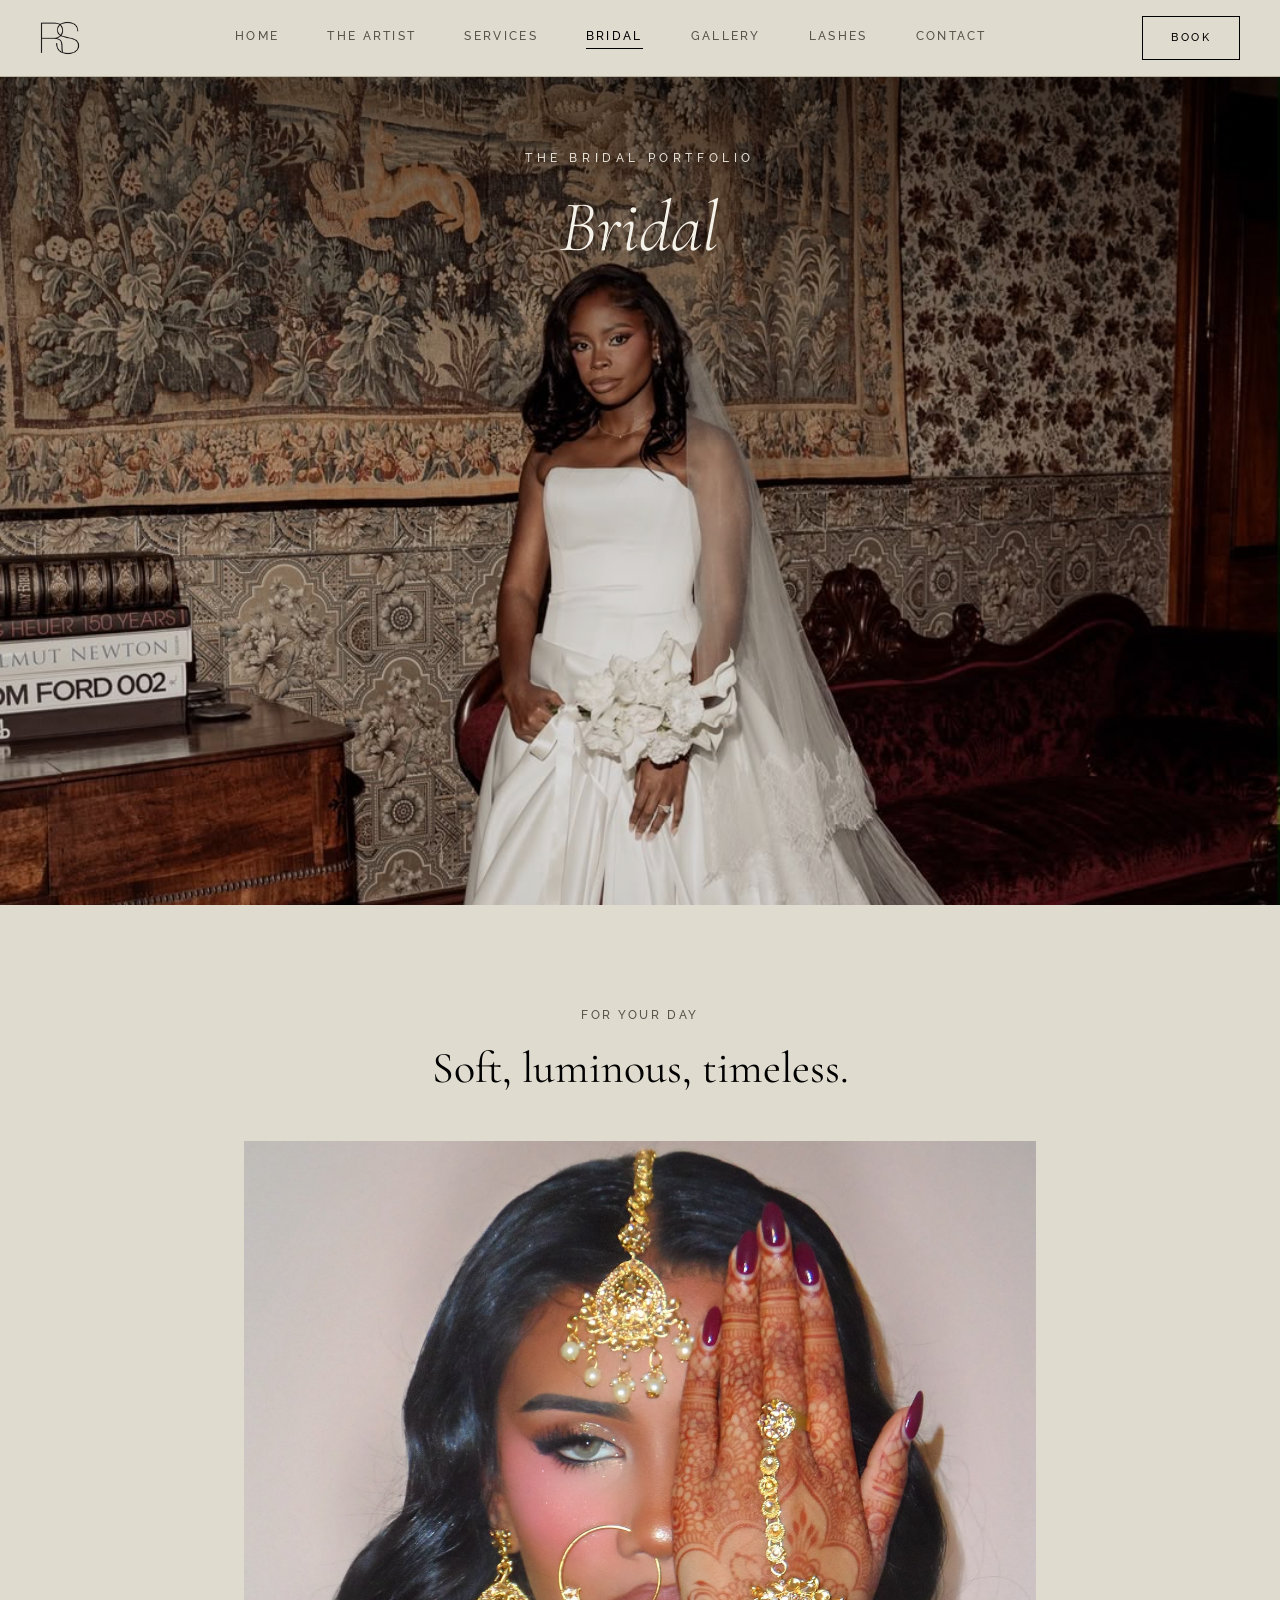
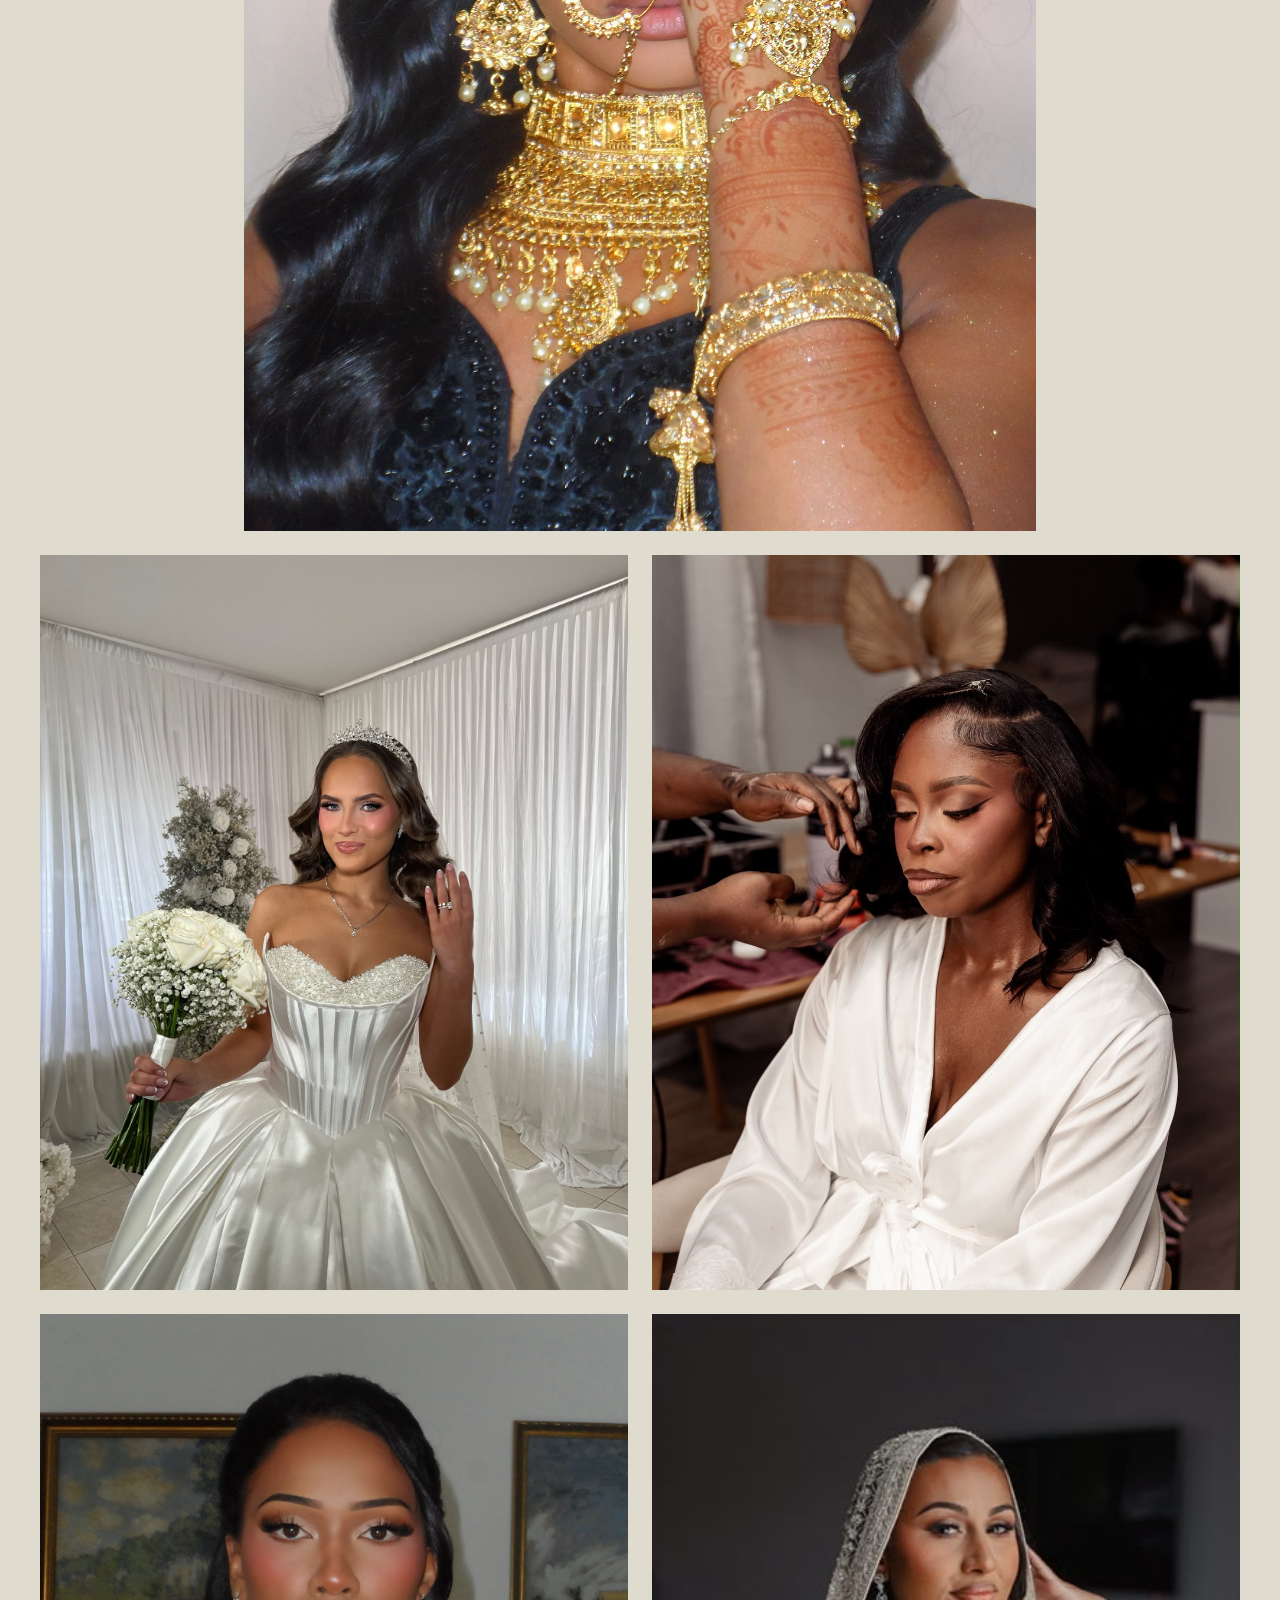
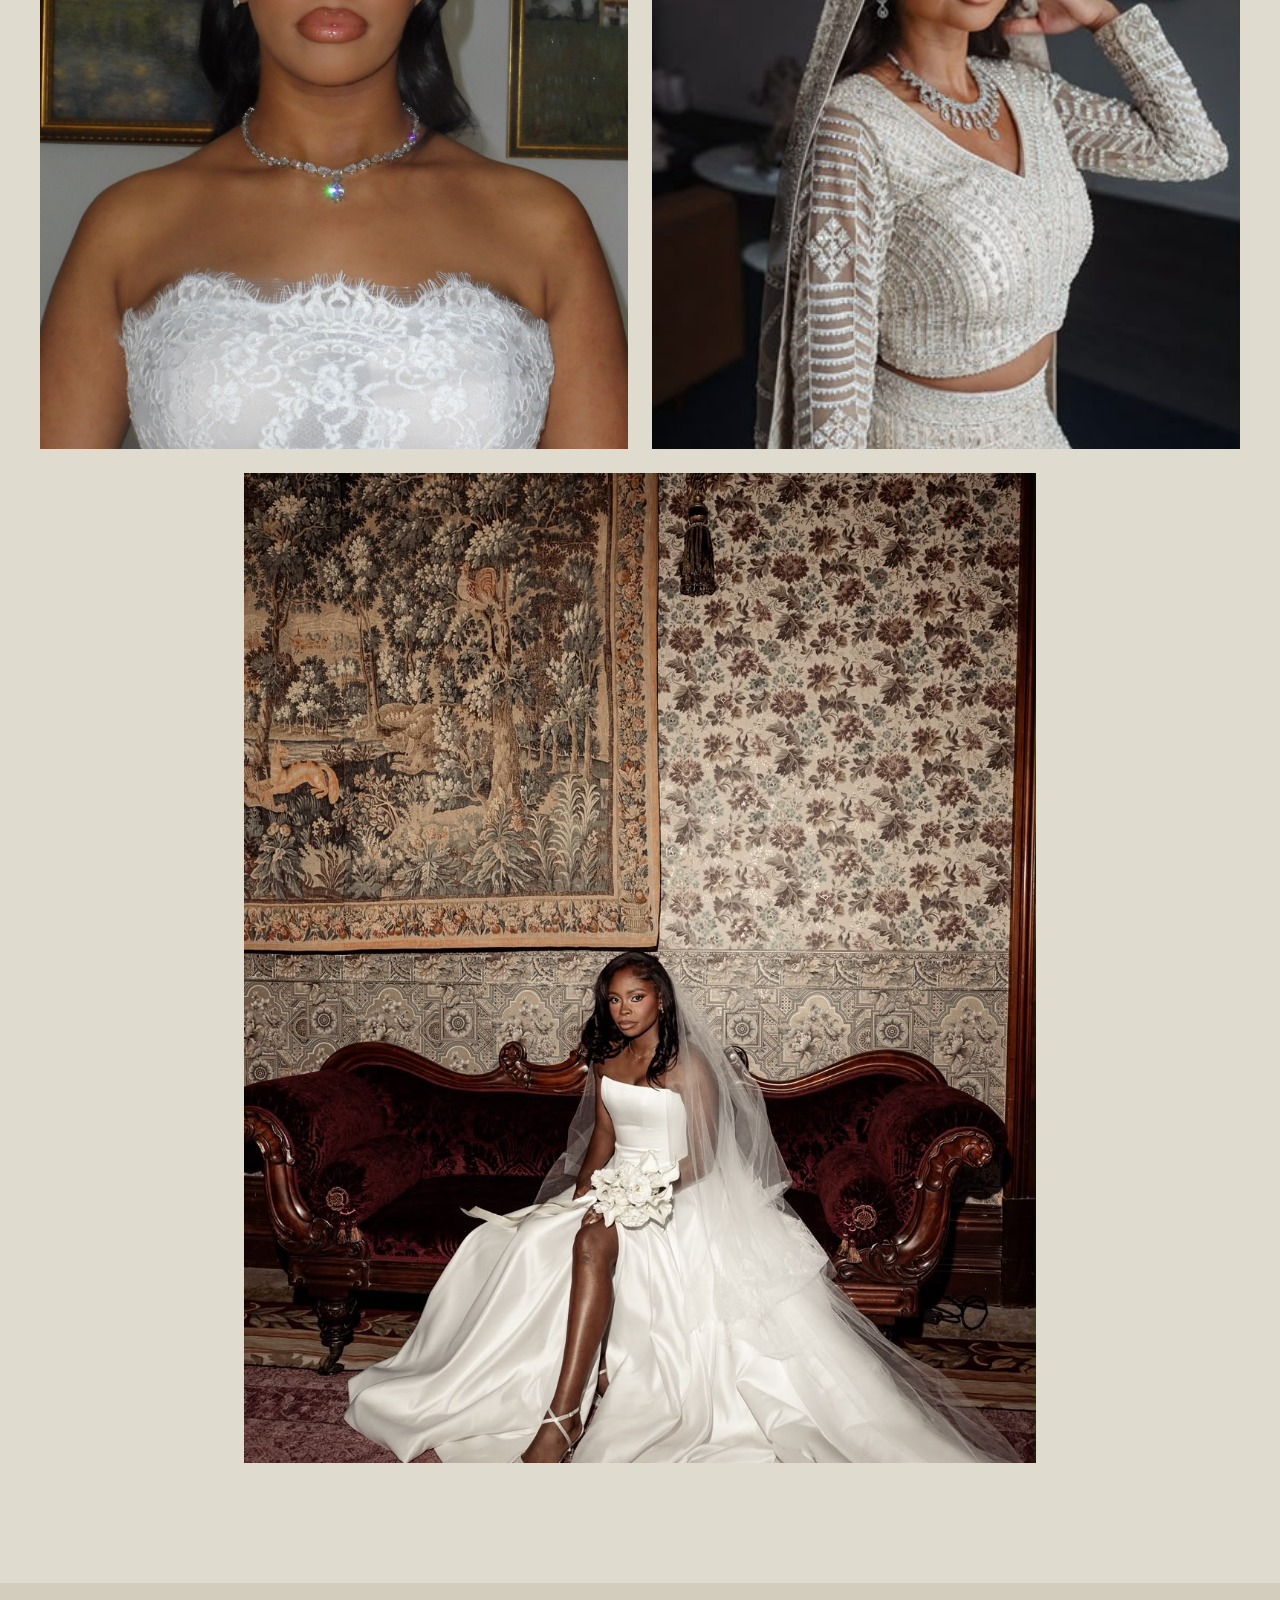
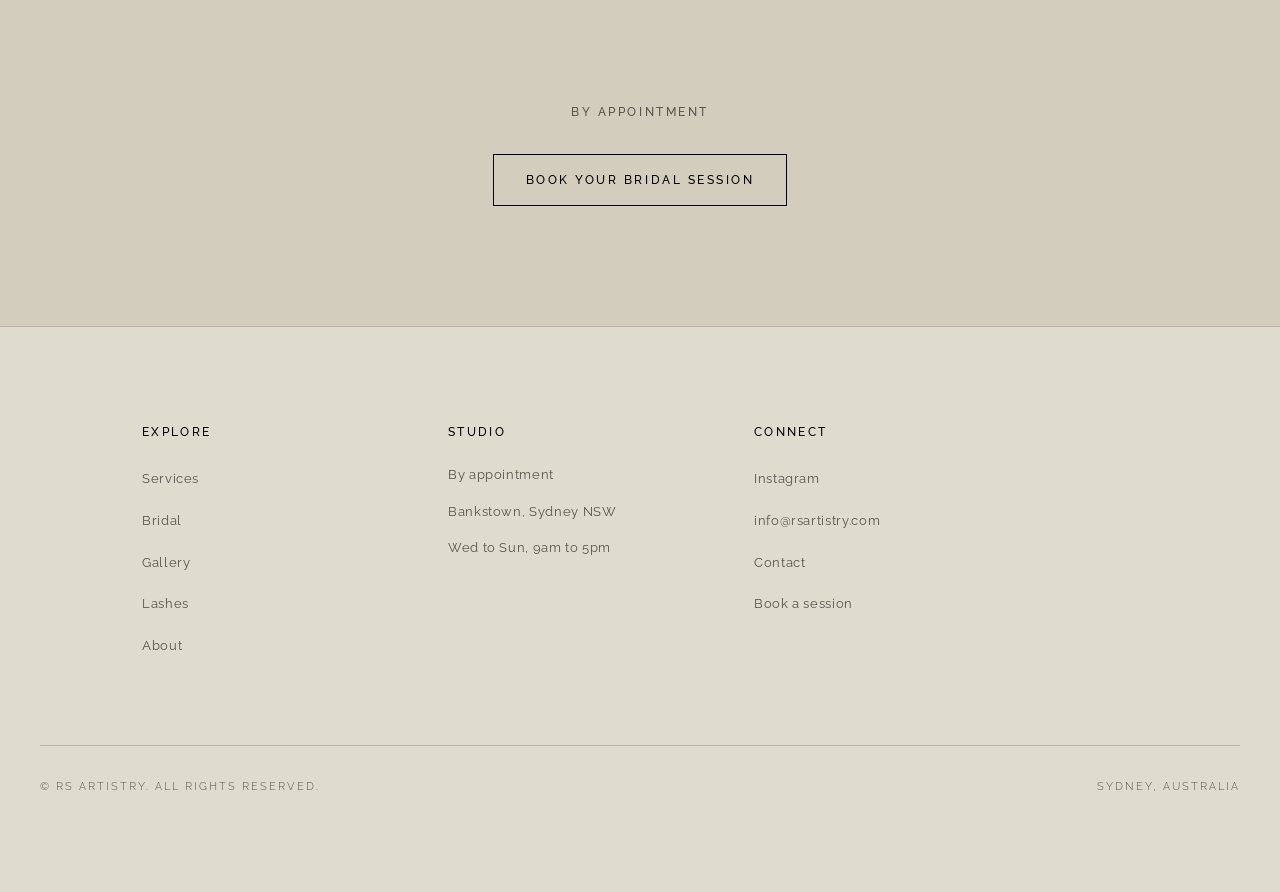
<file: bridal.html>
<!DOCTYPE html>
<html lang="en">
<head>
<meta charset="utf-8">
<meta name="viewport" content="width=device-width, initial-scale=1.0">
<title>Bridal | RS Artistry, Sydney Makeup Studio</title>
<meta name="description" content="Bridal makeup by RS Artistry in Sydney. Soft, luminous, timeless bridal looks built to last from first look to final dance, with a focus on natural radiance.">
<link rel="icon" type="image/png" href="favicon.png">
<link rel="apple-touch-icon" href="apple-touch-icon.png">
<link rel="preconnect" href="https://fonts.googleapis.com">
<link rel="preconnect" href="https://fonts.gstatic.com" crossorigin>
<link href="https://fonts.googleapis.com/css2?family=Cormorant+Garamond:ital,wght@0,300;0,400;0,500;1,300;1,400&family=Raleway:wght@300;400;500&display=swap" rel="stylesheet">
<link rel="stylesheet" href="css/styles.css?v=2">
<meta property="og:type" content="website"/>
<meta property="og:site_name" content="RS Artistry"/>
<meta property="og:title" content="RS Artistry - Sydney Makeup Artist"/>
<meta property="og:description" content="Sydney makeup artist. Editorial bridal, signature glam and luxe lashes."/>
<meta property="og:image" content="https://rsartistry.com/images/og-image.jpg"/>
<meta name="twitter:card" content="summary_large_image"/>
<meta name="twitter:title" content="RS Artistry - Sydney Makeup Artist"/>
<meta name="twitter:image" content="https://rsartistry.com/images/og-image.jpg"/>
</head>
<body>

<!-- ============================ HEADER ============================ -->
<header class="site-header">
  <div class="site-header__inner">
    <a class="brand" href="index.html" aria-label="RS Artistry home"><img class="brand-mark" src="images/rs-logo.png" alt="" width="496" height="424"><span class="brand-word">RS Artistry</span></a>
    <nav class="nav" id="primary-nav" aria-label="Primary">
      <a class="nav-link" href="index.html">Home</a>
      <a class="nav-link" href="about.html">The Artist</a>
      <a class="nav-link" href="services.html">Services</a>
      <a class="nav-link is-active" href="bridal.html" aria-current="page">Bridal</a>
      <a class="nav-link" href="gallery.html">Gallery</a>
      <a class="nav-link" href="lashes.html">Lashes</a>
      <a class="nav-link" href="contact.html">Contact</a>
    </nav>
    <div class="nav__actions">
      <a class="btn nav-book" href="book.html">Book</a>
      <button class="nav-toggle" aria-label="Toggle menu" aria-expanded="false" aria-controls="primary-nav">
        <span class="nav-toggle__bar"></span>
      </button>
    </div>
  </div>
</header>

<main>

  <!-- ============================ HERO ============================ -->
  <section class="mono-hero mono-hero--top">
    <div class="mono-hero__media">
      <img src="images/bridal-04.jpg" style="object-position:center 45%" alt="Bridal makeup by RS Artistry" fetchpriority="high">
    </div>
    <div class="mono-hero__inner">
      <span class="mono-hero__eyebrow">The Bridal Portfolio</span>
      <h1 class="mono-hero__title">Bridal</h1>
    </div>
  </section>

  <!-- ===================== INTRO ===================== -->
  <section class="section--tight" style="padding-bottom:var(--space-5)">
    <div class="container text-center reveal">
      <p class="eyebrow">For your day</p>
      <h2 class="headline mt-2">Soft, luminous, timeless.</h2>
    </div>
  </section>

  <!-- ===================== GALLERY ===================== -->
  <section class="section" style="padding-top:0">
    <div class="container">

      <!-- Opening feature -->
      <div class="grid12">
        <div class="col-8 start-3 reveal">
          <div class="frame ratio-4x5"><img src="images/bridal-01.jpg" alt="Bridal makeup look by RS Artistry" loading="lazy" decoding="async"></div>
        </div>
      </div>

      <!-- Aligned two-column gallery -->
      <div class="grid12" style="margin-top:var(--gutter)">
        <div class="col-6 reveal"><div class="frame ratio-4x5"><img src="images/bridal-02.jpg" alt="Bridal makeup look by RS Artistry" loading="lazy" decoding="async"></div></div>
        <div class="col-6 reveal"><div class="frame ratio-4x5"><img src="images/bridal-03.jpg" alt="Bridal makeup look by RS Artistry" loading="lazy" decoding="async"></div></div>
        <div class="col-6 reveal"><div class="frame ratio-4x5"><img src="images/bridal-05.jpg" alt="Bridal makeup look by RS Artistry" loading="lazy" decoding="async"></div></div>
        <div class="col-6 reveal"><div class="frame ratio-4x5"><img src="images/bridal-06.jpg" alt="Bridal makeup look by RS Artistry" loading="lazy" decoding="async"></div></div>
      </div>

      <!-- Closing feature -->
      <div class="grid12" style="margin-top:var(--gutter)">
        <div class="col-8 start-3 reveal">
          <div class="frame ratio-4x5"><img src="images/bridal-hero.jpg" style="object-position:center 42%" alt="Bridal makeup look by RS Artistry" loading="lazy" decoding="async"></div>
        </div>
      </div>

    </div>
  </section>

  <!-- ===================== CTA ===================== -->
  <section class="section section--sand text-center">
    <div class="container reveal">
      <p class="eyebrow mb-4" style="display:block">By appointment</p>
      <a class="btn" href="book.html">Book your bridal session</a>
    </div>
  </section>

</main>

<!-- ============================ FOOTER ============================ -->
<footer class="site-footer">
  <div class="container grid12">
    <div class="col-3 start-2 footer-col">
      <h4>Explore</h4>
      <ul>
        <li><a class="footer-link" href="services.html">Services</a></li>
        <li><a class="footer-link" href="bridal.html">Bridal</a></li>
        <li><a class="footer-link" href="gallery.html">Gallery</a></li>
        <li><a class="footer-link" href="lashes.html">Lashes</a></li>
        <li><a class="footer-link" href="about.html">About</a></li>
      </ul>
    </div>
    <div class="col-3 footer-col">
      <h4>Studio</h4>
      <ul>
        <li class="footer-meta">By appointment</li>
        <li class="footer-meta">Bankstown, Sydney NSW</li>
        <li class="footer-meta">Wed to Sun, 9am to 5pm</li>
      </ul>
    </div>
    <div class="col-3 footer-col">
      <h4>Connect</h4>
      <ul>
        <li><a class="footer-link" href="https://instagram.com/rsartistry" target="_blank" rel="noopener">Instagram</a></li>
        <li><a class="footer-link" href="mailto:info@rsartistry.com">info@rsartistry.com</a></li>
        <li><a class="footer-link" href="contact.html">Contact</a></li>
        <li><a class="footer-link" href="book.html">Book a session</a></li>
      </ul>
    </div>
    <div class="footer-bottom">
      <span>&copy; RS Artistry. All rights reserved.</span>
      <span>Sydney, Australia</span>
    </div>
  </div>
</footer>

<script src="js/main.js?v=2" defer></script>
</body>
</html>
</file>
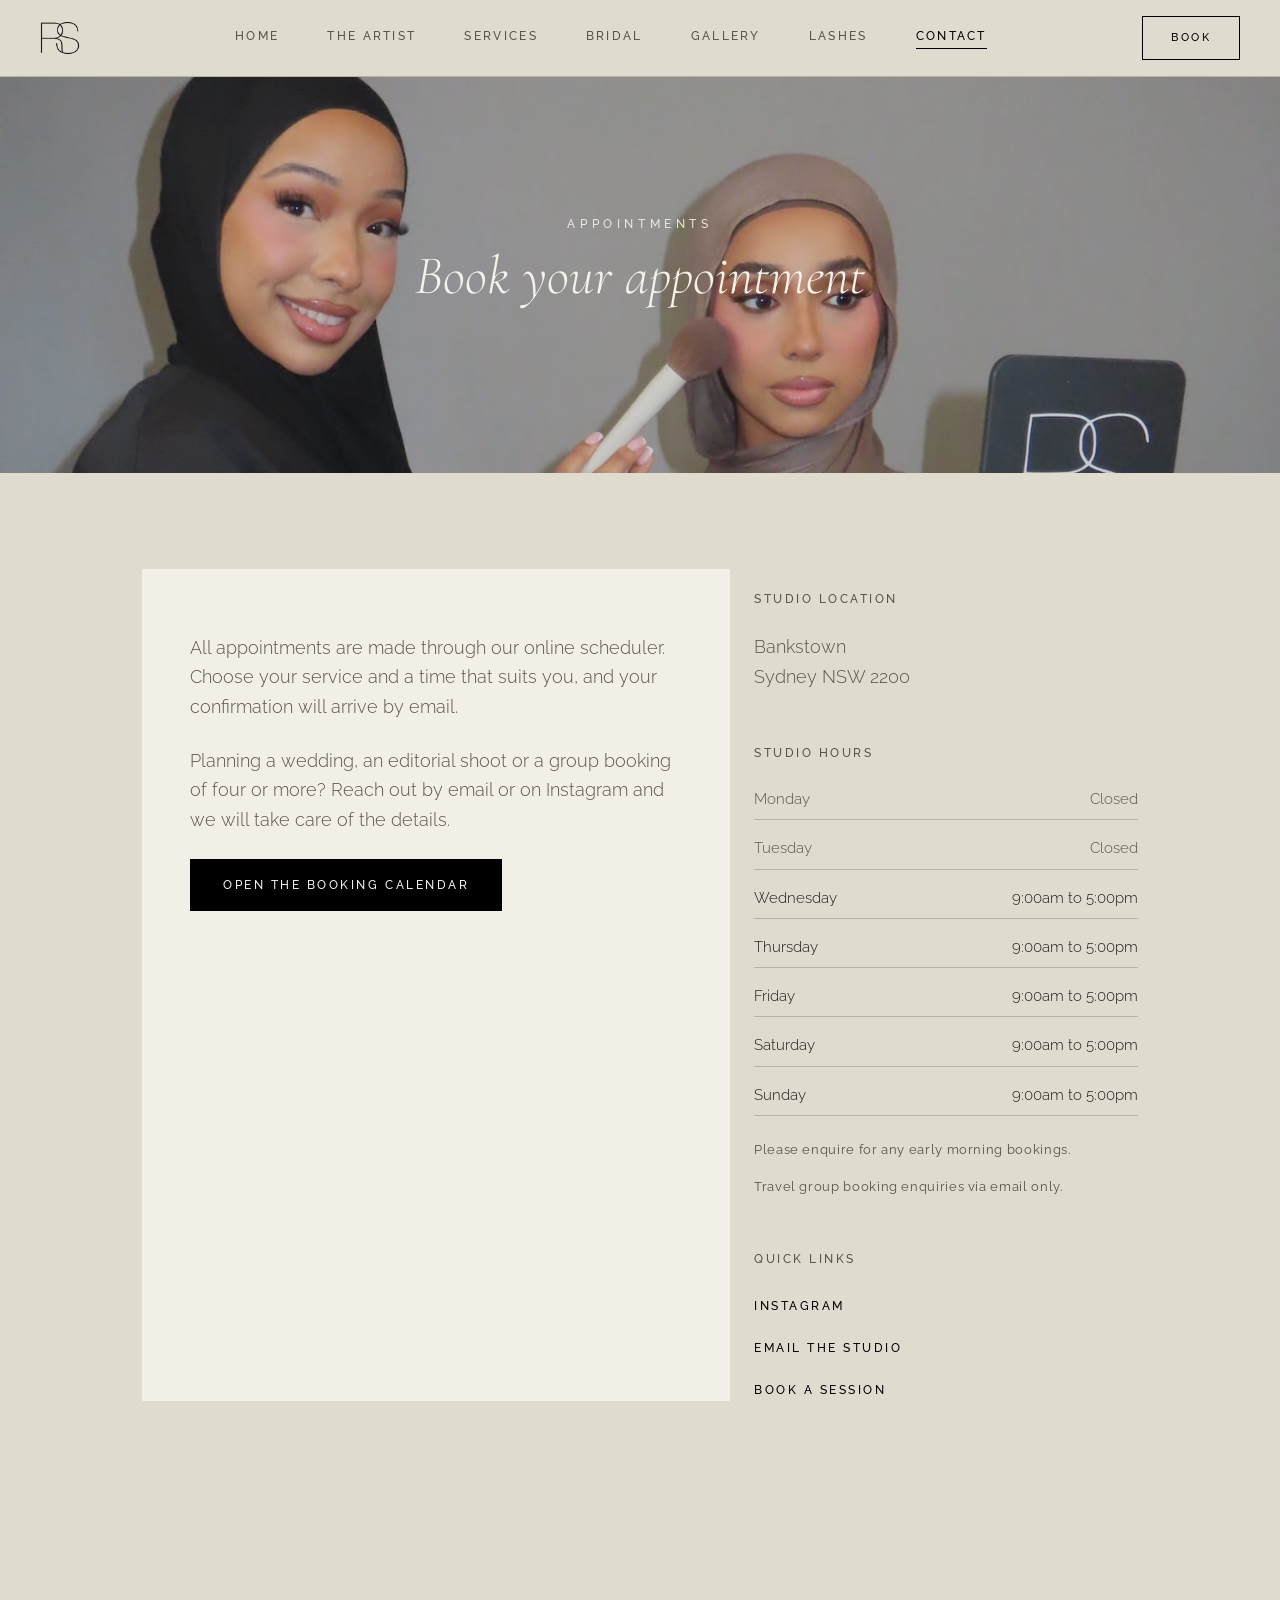
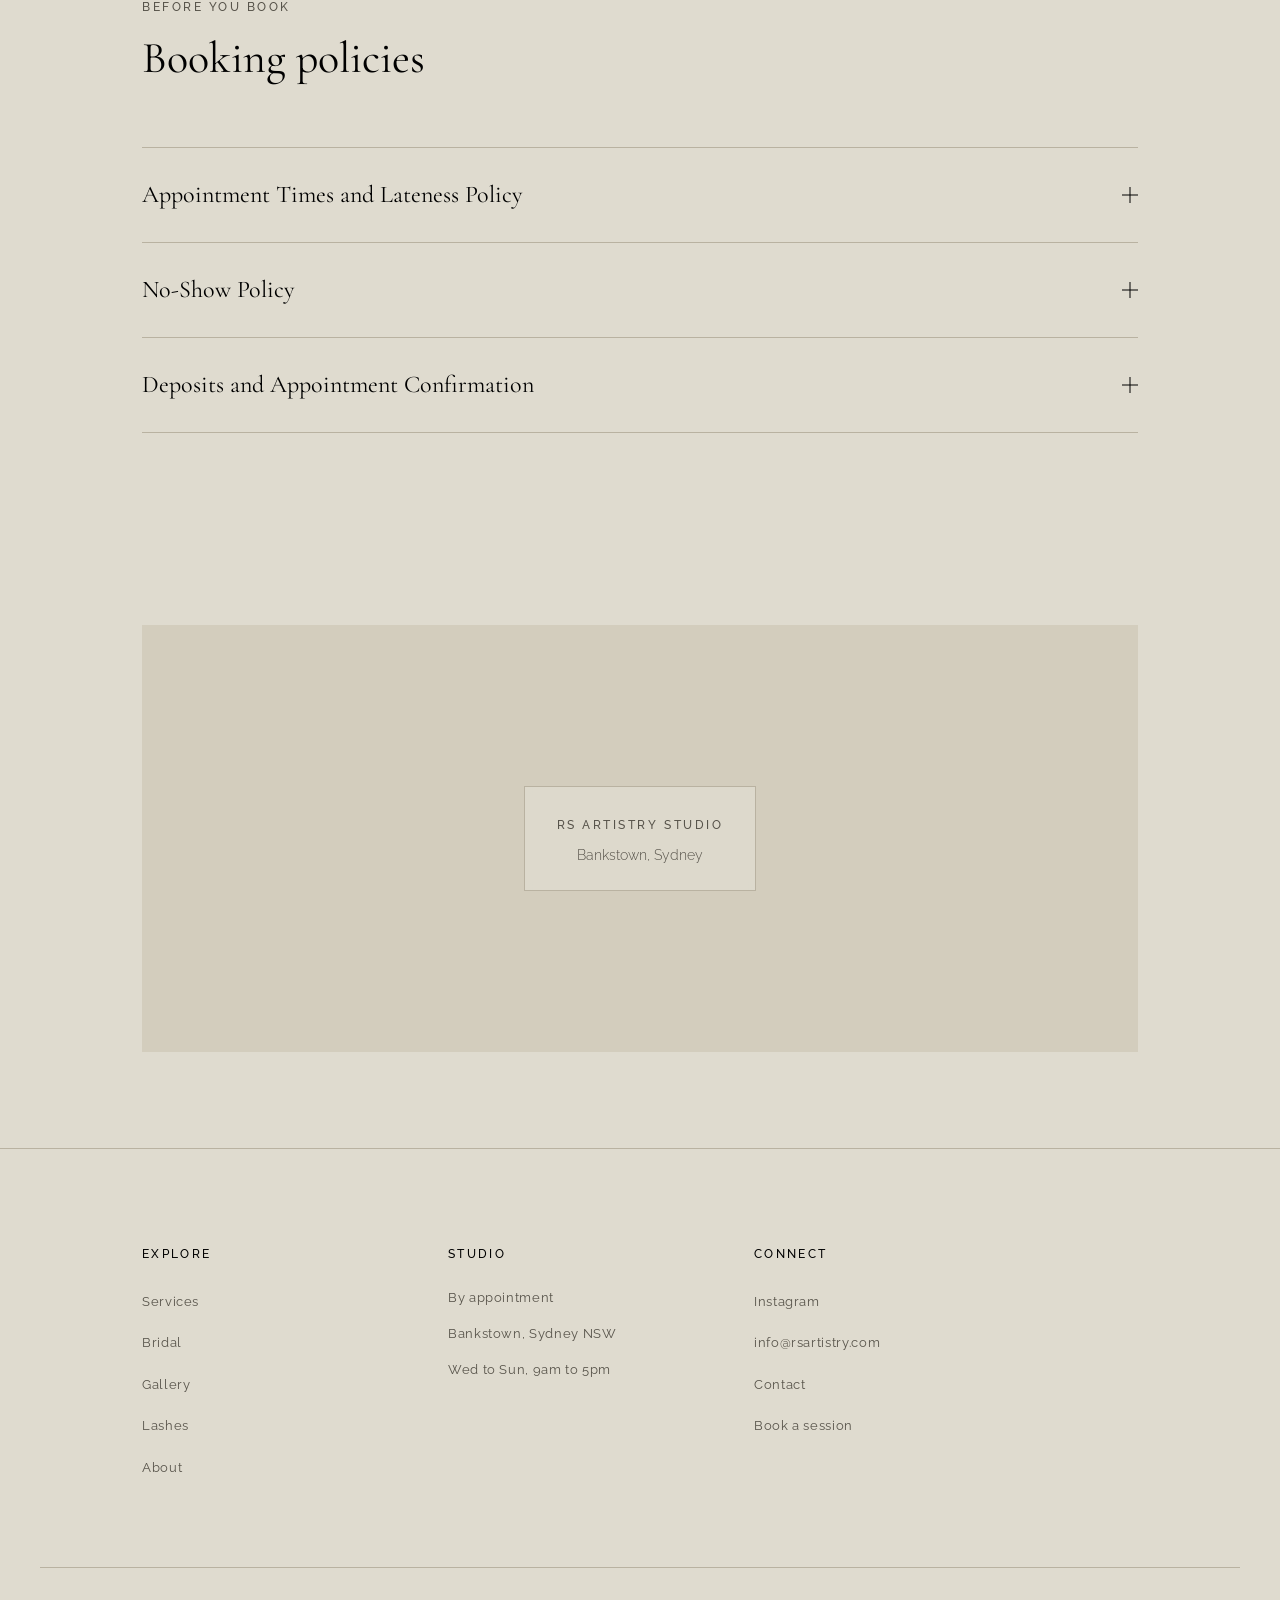
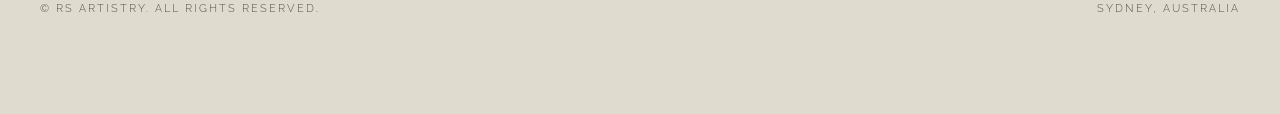
<file: contact.html>
<!DOCTYPE html>
<html lang="en">
<head>
<meta charset="utf-8">
<meta name="viewport" content="width=device-width, initial-scale=1.0">
<title>Contact | RS Artistry, Sydney Makeup Studio</title>
<meta name="description" content="Connect with RS Artistry in Sydney. Enquire about bridal, event or editorial makeup, find our studio hours and location, or follow along on Instagram.">
<link rel="icon" type="image/png" href="favicon.png">
<link rel="apple-touch-icon" href="apple-touch-icon.png">
<link rel="preconnect" href="https://fonts.googleapis.com">
<link rel="preconnect" href="https://fonts.gstatic.com" crossorigin>
<link href="https://fonts.googleapis.com/css2?family=Cormorant+Garamond:ital,wght@0,300;0,400;0,500;1,300;1,400&family=Raleway:wght@300;400;500&display=swap" rel="stylesheet">
<link rel="stylesheet" href="css/styles.css?v=2">
<meta property="og:type" content="website"/>
<meta property="og:site_name" content="RS Artistry"/>
<meta property="og:title" content="RS Artistry - Sydney Makeup Artist"/>
<meta property="og:description" content="Sydney makeup artist. Editorial bridal, signature glam and luxe lashes."/>
<meta property="og:image" content="https://rsartistry.com/images/og-image.jpg"/>
<meta name="twitter:card" content="summary_large_image"/>
<meta name="twitter:title" content="RS Artistry - Sydney Makeup Artist"/>
<meta name="twitter:image" content="https://rsartistry.com/images/og-image.jpg"/>
</head>
<body>

<!-- ============================ HEADER ============================ -->
<header class="site-header">
  <div class="site-header__inner">
    <a class="brand" href="index.html" aria-label="RS Artistry home"><img class="brand-mark" src="images/rs-logo.png" alt="" width="496" height="424"><span class="brand-word">RS Artistry</span></a>
    <nav class="nav" id="primary-nav" aria-label="Primary">
      <a class="nav-link" href="index.html">Home</a>
      <a class="nav-link" href="about.html">The Artist</a>
      <a class="nav-link" href="services.html">Services</a>
      <a class="nav-link" href="bridal.html">Bridal</a>
      <a class="nav-link" href="gallery.html">Gallery</a>
      <a class="nav-link" href="lashes.html">Lashes</a>
      <a class="nav-link is-active" href="contact.html" aria-current="page">Contact</a>
    </nav>
    <div class="nav__actions">
      <a class="btn nav-book" href="book.html">Book</a>
      <button class="nav-toggle" aria-label="Toggle menu" aria-expanded="false" aria-controls="primary-nav">
        <span class="nav-toggle__bar"></span>
      </button>
    </div>
  </div>
</header>

<main>

  <!-- ===================== HERO BANNER ===================== -->
  <section class="mono-hero mono-hero--slim">
    <div class="mono-hero__media">
      <img src="images/contact-banner.jpg" style="object-position:center 26%" alt="The RS Artistry studio in Bankstown, Sydney" fetchpriority="high">
    </div>
    <div class="mono-hero__inner">
      <span class="mono-hero__eyebrow">Appointments</span>
      <h1 class="mono-hero__title">Book your appointment</h1>
    </div>
  </section>

  <!-- ===================== CONTACT GRID ===================== -->
  <section class="section--tight">
    <div class="container grid12">

      <!-- Booking -->
      <div class="col-6 start-2 reveal stack" style="background-color:var(--paper); padding:var(--space-6) var(--space-5)">
        <p class="lead muted">All appointments are made through our online scheduler. Choose your service and a time that suits you, and your confirmation will arrive by email.</p>
        <p class="body-lg muted">Planning a wedding, an editorial shoot or a group booking of four or more? Reach out by email or on Instagram and we will take care of the details.</p>
        <a class="btn btn--solid" href="book.html">Open the booking calendar</a>
      </div>

      <!-- Details -->
      <div class="col-4 reveal stack-lg" style="padding-top:var(--space-2)">
        <div>
          <h2 class="eyebrow mb-3">Studio location</h2>
          <address class="lead muted" style="font-style:normal">
            Bankstown<br>
            Sydney NSW 2200
          </address>
        </div>
        <div>
          <h2 class="eyebrow mb-3">Studio hours</h2>
          <ul class="stack-sm">
            <li class="price-row muted"><span>Monday</span><span>Closed</span></li>
            <li class="price-row muted"><span>Tuesday</span><span>Closed</span></li>
            <li class="price-row"><span>Wednesday</span><span>9:00am to 5:00pm</span></li>
            <li class="price-row"><span>Thursday</span><span>9:00am to 5:00pm</span></li>
            <li class="price-row"><span>Friday</span><span>9:00am to 5:00pm</span></li>
            <li class="price-row"><span>Saturday</span><span>9:00am to 5:00pm</span></li>
            <li class="price-row"><span>Sunday</span><span>9:00am to 5:00pm</span></li>
          </ul>
          <ul class="stack-sm" style="margin-top:var(--space-3)">
            <li class="footer-meta">Please enquire for any early morning bookings.</li>
            <li class="footer-meta">Travel group booking enquiries via email only.</li>
          </ul>
        </div>
        <div>
          <h2 class="eyebrow mb-3">Quick links</h2>
          <ul class="stack-sm">
            <li><a class="link-line" style="border:0; padding:0" href="https://instagram.com/rsartistry" target="_blank" rel="noopener">Instagram</a></li>
            <li><a class="link-line" style="border:0; padding:0" href="mailto:info@rsartistry.com">Email the studio</a></li>
            <li><a class="link-line" style="border:0; padding:0" href="book.html">Book a session</a></li>
          </ul>
        </div>
      </div>

    </div>
  </section>

  <!-- ===================== BOOKING POLICIES ===================== -->
  <section class="section--tight">
    <div class="container grid12">
      <div class="col-10 start-2 reveal">
        <div class="mb-6">
          <p class="eyebrow mb-2">Before you book</p>
          <h2 class="headline">Booking policies</h2>
        </div>

        <div class="policies">

          <details class="policy">
            <summary>Appointment Times and Lateness Policy<span class="policy__icon" aria-hidden="true"></span></summary>
            <div class="policy__body">
              <p>To ensure a smooth experience for all clients, we kindly ask that you arrive on time for your scheduled appointment. Please allow sufficient time for travel, parking, and any unforeseen delays.</p>
              <p>Due to ongoing scheduling disruptions caused by late arrivals, a lateness policy is now in place:</p>
              <ul class="policy__list">
                <li>Clients arriving more than 10 minutes late will incur a $10 late fee.</li>
                <li>Clients arriving more than 15 minutes late will have their appointment automatically cancelled.</li>
                <li>Late arrivals may impact the quality and duration of your service and affect subsequent bookings.</li>
              </ul>
              <p>While we always aim to accommodate our clients where possible, we ask that our time is respected in the same way we respect yours. Your punctuality allows us to provide the highest standard of service to every client.</p>
            </div>
          </details>

          <details class="policy">
            <summary>No-Show Policy<span class="policy__icon" aria-hidden="true"></span></summary>
            <div class="policy__body">
              <p>At RS Artistry, appointment times are reserved exclusively for each client. We value your time and ask that the same consideration is extended to ours.</p>
              <p>A no-show occurs when a client fails to attend their scheduled appointment without any prior notice or communication.</p>
              <ul class="policy__list">
                <li>If you are unable to attend your appointment, we ask that you notify us as soon as possible.</li>
                <li>Clients who fail to attend their appointment without any communication will forfeit their deposit.</li>
                <li>Repeated last-minute cancellations or no-shows may result in future booking requests being declined.</li>
                <li>Any client who is a no-show and does not make any attempt to contact RS Artistry before or after their appointment may be permanently restricted from making future bookings.</li>
              </ul>
              <p>Running a small business means that missed appointments directly impact our schedule and prevent other clients from securing available booking times. We appreciate your understanding and cooperation in helping us provide the best experience for all clients.</p>
            </div>
          </details>

          <details class="policy">
            <summary>Deposits and Appointment Confirmation<span class="policy__icon" aria-hidden="true"></span></summary>
            <div class="policy__body">
              <p>A non-refundable booking fee is required to secure all appointments. This fee will be deducted from your final service total and is not an additional charge.</p>
              <ul class="policy__list">
                <li>All deposits are strictly non-refundable.</li>
                <li>Deposits will only be refunded if the makeup artist is required to cancel your appointment due to unforeseen circumstances.</li>
                <li>Appointments are not confirmed until a deposit has been received and payment confirmation has been provided.</li>
                <li>Once payment has been made via bank transfer, please send through your payment receipt so your appointment can be officially confirmed.</li>
                <li>If a deposit has not been paid, your appointment time will not be reserved and no booking exists.</li>
              </ul>
              <p>By securing an appointment with RS Artistry, you acknowledge and agree to these terms and conditions.</p>
            </div>
          </details>

        </div>
      </div>
    </div>
  </section>

  <!-- ===================== MAP ===================== -->
  <section class="section--tight">
    <div class="container grid12">
      <div class="col-10 start-2 reveal">
        <div class="map-frame">
          <iframe src="https://www.google.com/maps?q=Bankstown+NSW+2200&output=embed"
                  title="Map of RS Artistry, Bankstown, Sydney" loading="lazy"
                  referrerpolicy="no-referrer-when-downgrade"></iframe>
          <div class="map-pin">
            <div class="map-pin__chip">
              <p class="eyebrow">RS Artistry Studio</p>
              <p class="muted mt-1" style="font-size:0.85rem">Bankstown, Sydney</p>
            </div>
          </div>
        </div>
      </div>
    </div>
  </section>

</main>

<!-- ============================ FOOTER ============================ -->
<footer class="site-footer">
  <div class="container grid12">
    <div class="col-3 start-2 footer-col">
      <h4>Explore</h4>
      <ul>
        <li><a class="footer-link" href="services.html">Services</a></li>
        <li><a class="footer-link" href="bridal.html">Bridal</a></li>
        <li><a class="footer-link" href="gallery.html">Gallery</a></li>
        <li><a class="footer-link" href="lashes.html">Lashes</a></li>
        <li><a class="footer-link" href="about.html">About</a></li>
      </ul>
    </div>
    <div class="col-3 footer-col">
      <h4>Studio</h4>
      <ul>
        <li class="footer-meta">By appointment</li>
        <li class="footer-meta">Bankstown, Sydney NSW</li>
        <li class="footer-meta">Wed to Sun, 9am to 5pm</li>
      </ul>
    </div>
    <div class="col-3 footer-col">
      <h4>Connect</h4>
      <ul>
        <li><a class="footer-link" href="https://instagram.com/rsartistry" target="_blank" rel="noopener">Instagram</a></li>
        <li><a class="footer-link" href="mailto:info@rsartistry.com">info@rsartistry.com</a></li>
        <li><a class="footer-link" href="contact.html">Contact</a></li>
        <li><a class="footer-link" href="book.html">Book a session</a></li>
      </ul>
    </div>
    <div class="footer-bottom">
      <span>&copy; RS Artistry. All rights reserved.</span>
      <span>Sydney, Australia</span>
    </div>
  </div>
</footer>

<script src="js/main.js?v=2" defer></script>
</body>
</html>
</file>
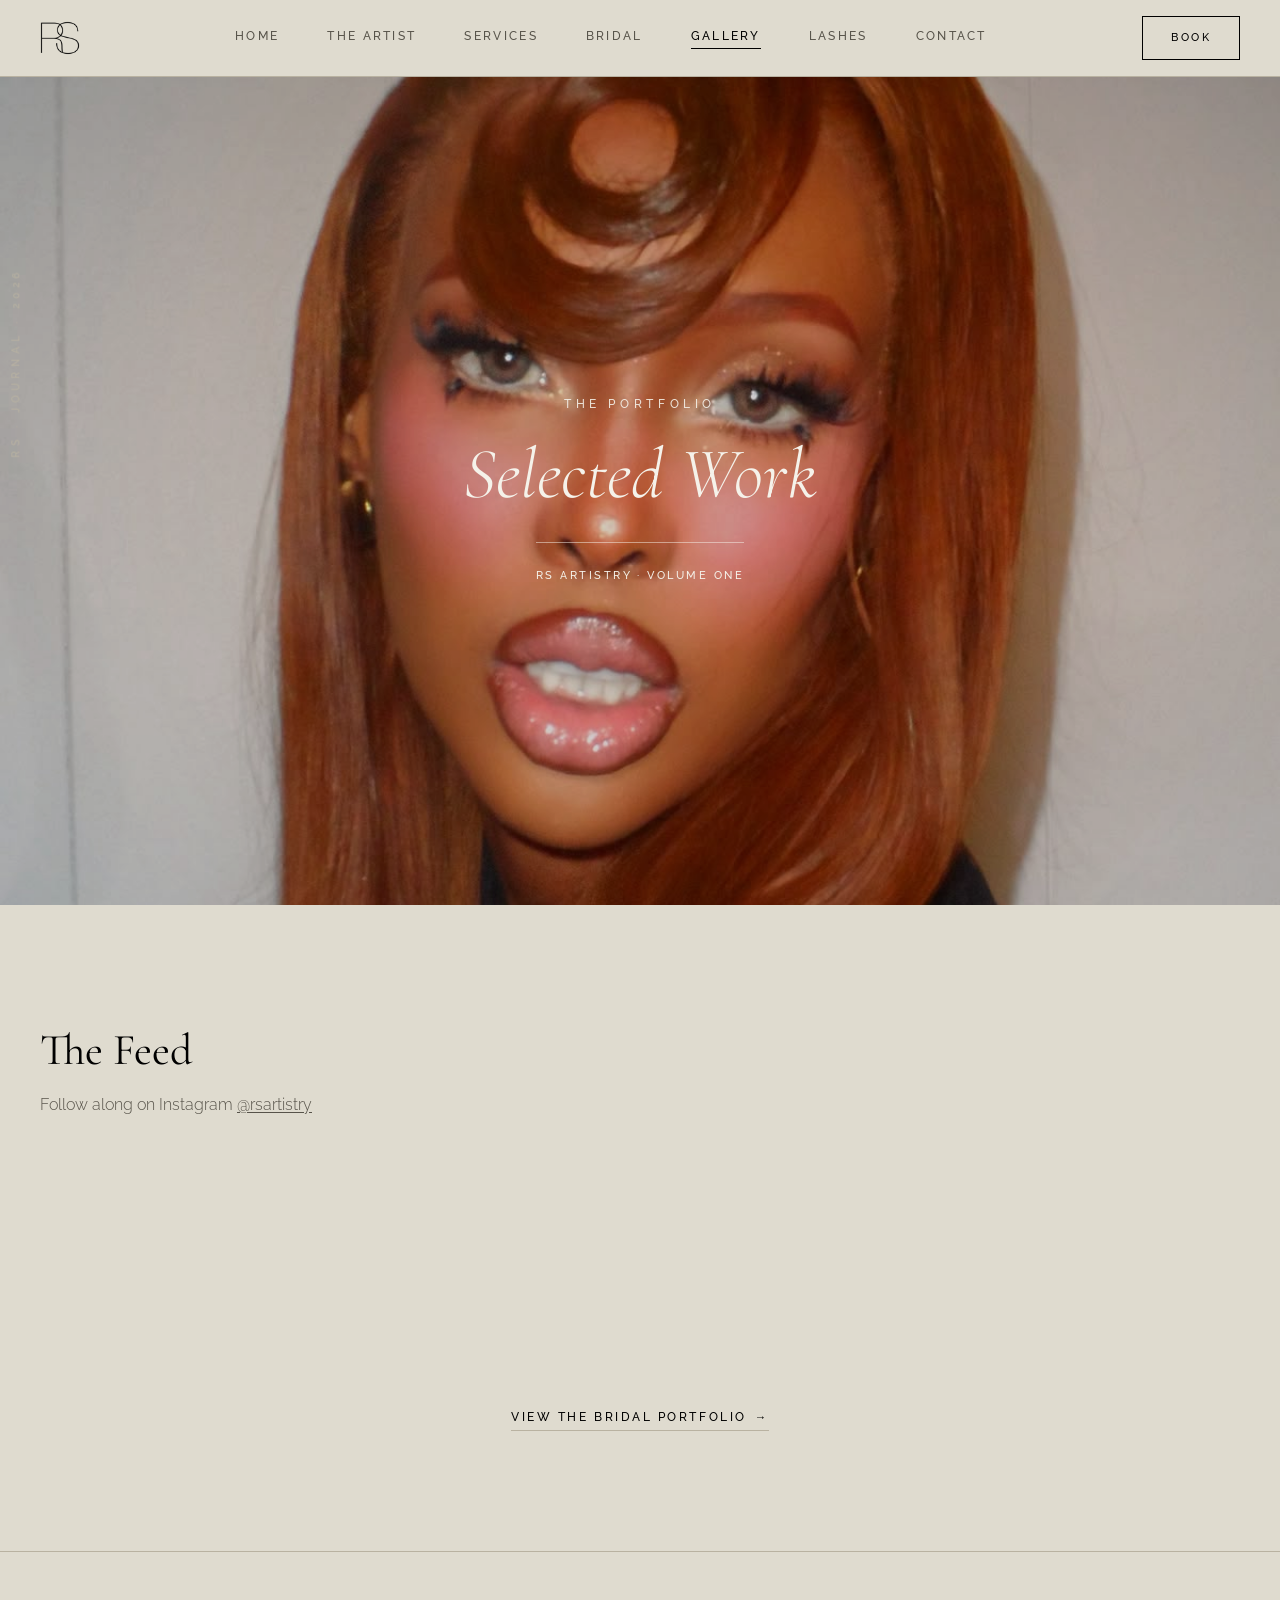
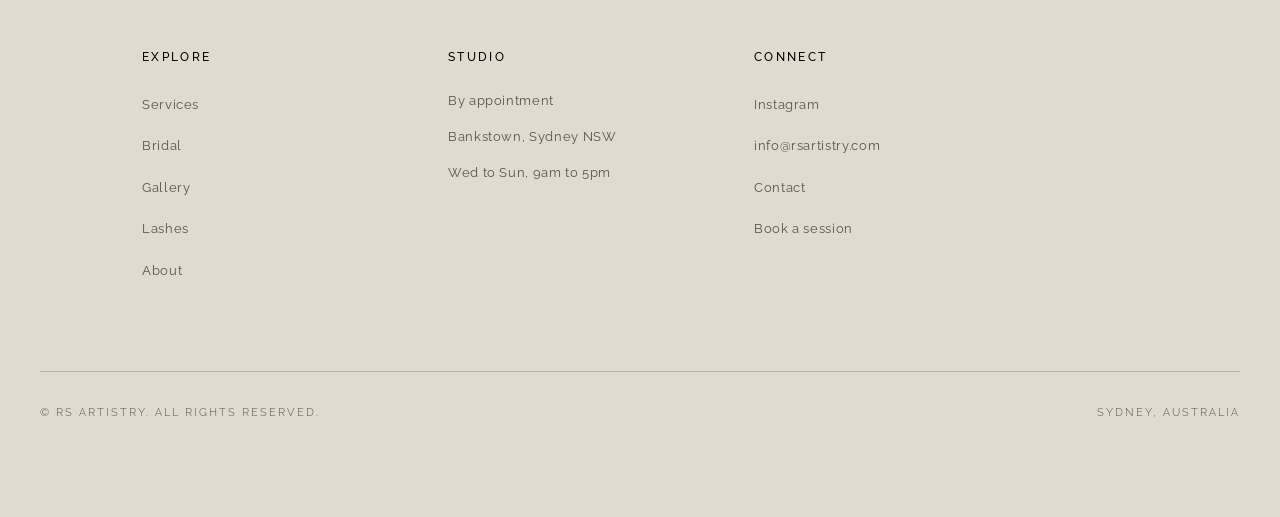
<file: gallery.html>
<!DOCTYPE html>
<html lang="en">
<head>
<meta charset="utf-8">
<meta name="viewport" content="width=device-width, initial-scale=1.0">
<title>Portfolio | RS Artistry, Sydney Makeup Studio</title>
<meta name="description" content="The RS Artistry portfolio. A print-style visual journal of bridal, tonal and soft glam makeup by Silvia, Sydney. Selected editorial and beauty work.">
<link rel="icon" type="image/png" href="favicon.png">
<link rel="apple-touch-icon" href="apple-touch-icon.png">
<link rel="preconnect" href="https://fonts.googleapis.com">
<link rel="preconnect" href="https://fonts.gstatic.com" crossorigin>
<link href="https://fonts.googleapis.com/css2?family=Cormorant+Garamond:ital,wght@0,300;0,400;0,500;1,300;1,400&family=Raleway:wght@300;400;500&display=swap" rel="stylesheet">
<link rel="stylesheet" href="css/styles.css?v=2">
<meta property="og:type" content="website"/>
<meta property="og:site_name" content="RS Artistry"/>
<meta property="og:title" content="RS Artistry - Sydney Makeup Artist"/>
<meta property="og:description" content="Sydney makeup artist. Editorial bridal, signature glam and luxe lashes."/>
<meta property="og:image" content="https://rsartistry.com/images/og-image.jpg"/>
<meta name="twitter:card" content="summary_large_image"/>
<meta name="twitter:title" content="RS Artistry - Sydney Makeup Artist"/>
<meta name="twitter:image" content="https://rsartistry.com/images/og-image.jpg"/>
</head>
<body>

<!-- ============================ HEADER ============================ -->
<header class="site-header">
  <div class="site-header__inner">
    <a class="brand" href="index.html" aria-label="RS Artistry home"><img class="brand-mark" src="images/rs-logo.png" alt="" width="496" height="424"><span class="brand-word">RS Artistry</span></a>
    <nav class="nav" id="primary-nav" aria-label="Primary">
      <a class="nav-link" href="index.html">Home</a>
      <a class="nav-link" href="about.html">The Artist</a>
      <a class="nav-link" href="services.html">Services</a>
      <a class="nav-link" href="bridal.html">Bridal</a>
      <a class="nav-link is-active" href="gallery.html" aria-current="page">Gallery</a>
      <a class="nav-link" href="lashes.html">Lashes</a>
      <a class="nav-link" href="contact.html">Contact</a>
    </nav>
    <div class="nav__actions">
      <a class="btn nav-book" href="book.html">Book</a>
      <button class="nav-toggle" aria-label="Toggle menu" aria-expanded="false" aria-controls="primary-nav">
        <span class="nav-toggle__bar"></span>
      </button>
    </div>
  </div>
</header>

<span class="margin-marker" aria-hidden="true">RS &middot; Journal &middot; 2026</span>

<main>

  <!-- ============================ HERO ============================ -->
  <section class="mono-hero">
    <div class="mono-hero__media">
      <img src="images/portfolio-hero.jpg" style="object-position:center 28%" alt="RS Artistry selected work, editorial makeup portfolio" fetchpriority="high">
    </div>
    <div class="mono-hero__inner">
      <span class="mono-hero__eyebrow">The Portfolio</span>
      <h1 class="mono-hero__title">Selected Work</h1>
      <span class="mono-hero__rule">RS Artistry &middot; Volume One</span>
    </div>
  </section>

  <!-- ============================ INSTAGRAM FEED ============================ -->
  <section class="section" id="feed">
    <div class="container">
      <div class="reveal" style="margin-bottom:var(--space-6)">
        <h2 class="headline">The Feed</h2>
        <p class="muted" style="margin-top:var(--space-2)">Follow along on Instagram <a href="https://instagram.com/rsartistry" target="_blank" rel="noopener" style="color:inherit; text-decoration:underline; text-underline-offset:2px">@rsartistry</a></p>
      </div>
      <div class="reveal">
        <!-- LightWidget WIDGET -->
        <script src="https://cdn.lightwidget.com/widgets/lightwidget.js"></script>
        <iframe src="https://cdn.lightwidget.com/widgets/2d456c13cb965f9582bc5c3716f30e56.html" scrolling="no" allowtransparency="true" class="lightwidget-widget" style="width:100%;border:0;overflow:hidden;"></iframe>
      </div>
      <div class="text-center reveal" style="margin-top:var(--space-6)">
        <a class="link-line" href="bridal.html">View the bridal portfolio <span class="arrow">&rarr;</span></a>
      </div>
    </div>
  </section>

  </main>

<!-- ============================ FOOTER ============================ -->
<footer class="site-footer">
  <div class="container grid12">
    <div class="col-3 start-2 footer-col">
      <h4>Explore</h4>
      <ul>
        <li><a class="footer-link" href="services.html">Services</a></li>
        <li><a class="footer-link" href="bridal.html">Bridal</a></li>
        <li><a class="footer-link" href="gallery.html">Gallery</a></li>
        <li><a class="footer-link" href="lashes.html">Lashes</a></li>
        <li><a class="footer-link" href="about.html">About</a></li>
      </ul>
    </div>
    <div class="col-3 footer-col">
      <h4>Studio</h4>
      <ul>
        <li class="footer-meta">By appointment</li>
        <li class="footer-meta">Bankstown, Sydney NSW</li>
        <li class="footer-meta">Wed to Sun, 9am to 5pm</li>
      </ul>
    </div>
    <div class="col-3 footer-col">
      <h4>Connect</h4>
      <ul>
        <li><a class="footer-link" href="https://instagram.com/rsartistry" target="_blank" rel="noopener">Instagram</a></li>
        <li><a class="footer-link" href="mailto:info@rsartistry.com">info@rsartistry.com</a></li>
        <li><a class="footer-link" href="contact.html">Contact</a></li>
        <li><a class="footer-link" href="book.html">Book a session</a></li>
      </ul>
    </div>
    <div class="footer-bottom">
      <span>&copy; RS Artistry. All rights reserved.</span>
      <span>Sydney, Australia</span>
    </div>
  </div>
</footer>

<script src="js/main.js?v=2" defer></script>
</body>
</html>
</file>
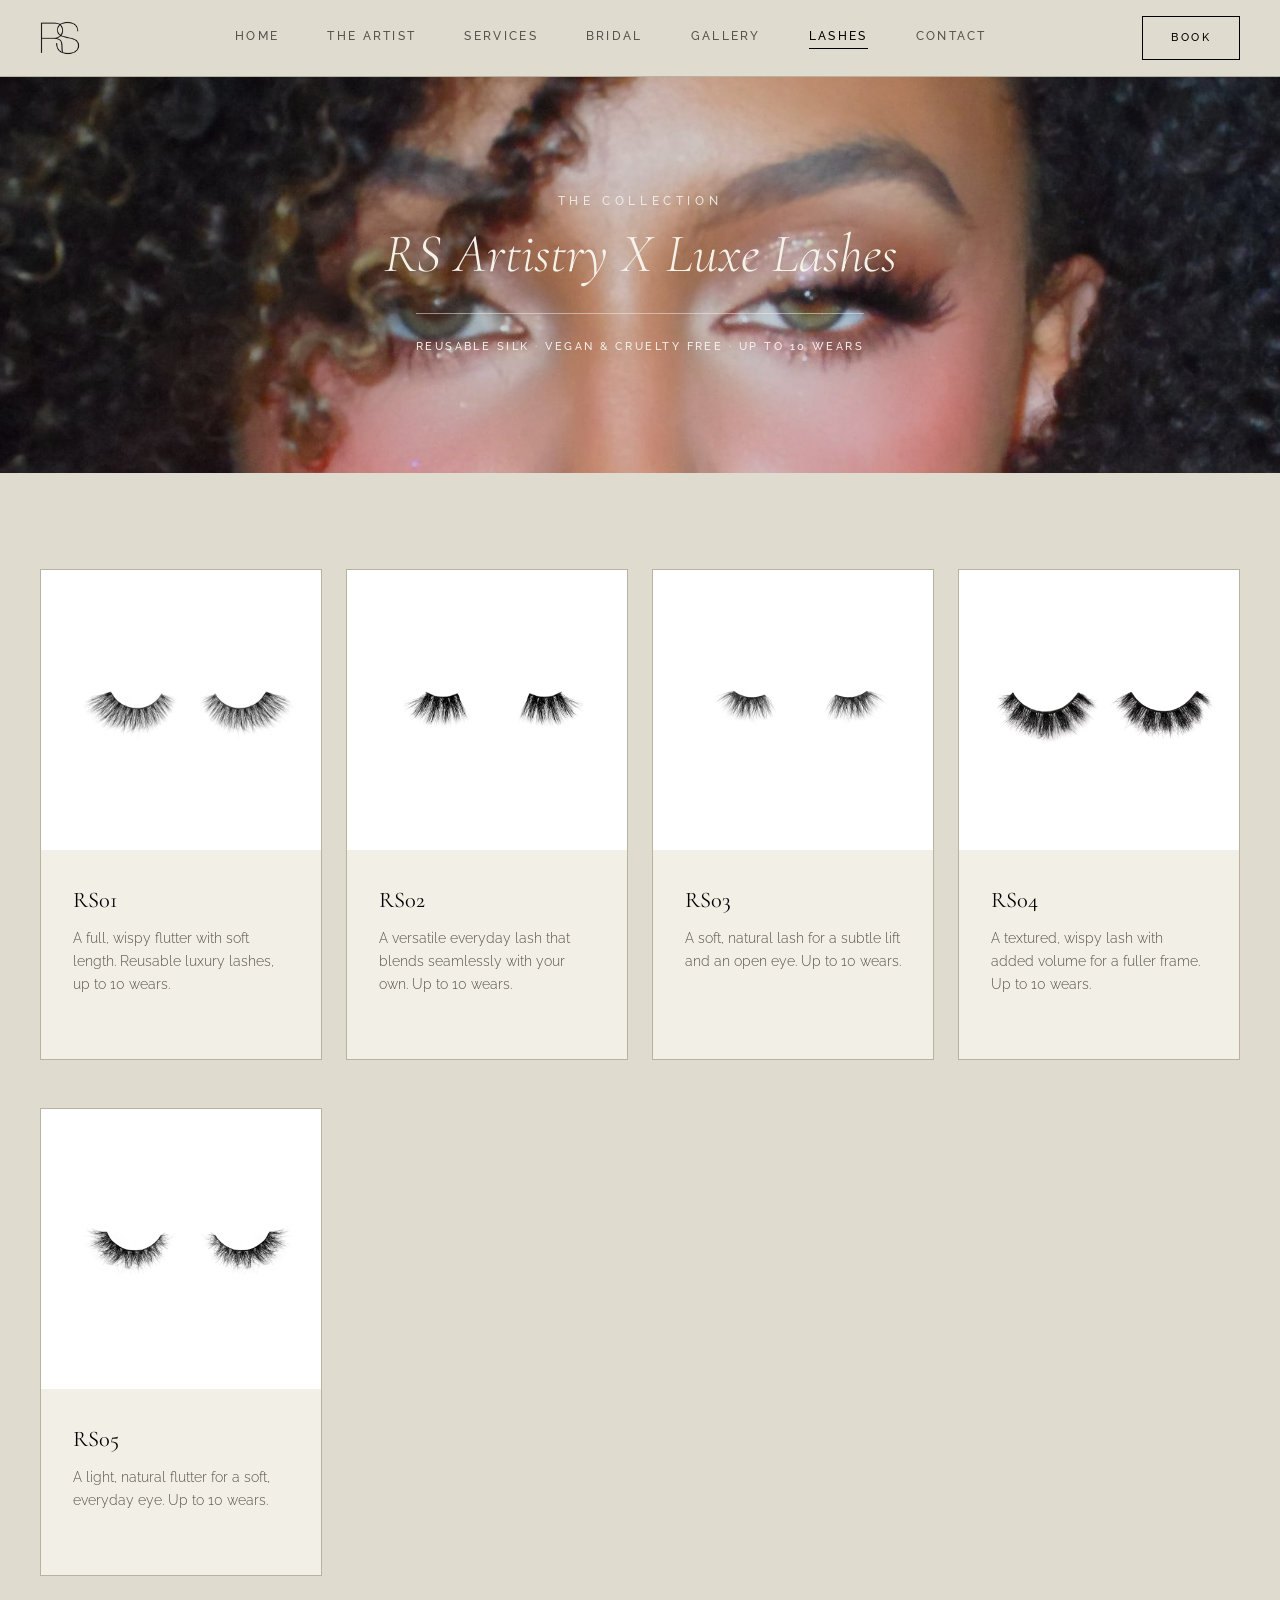
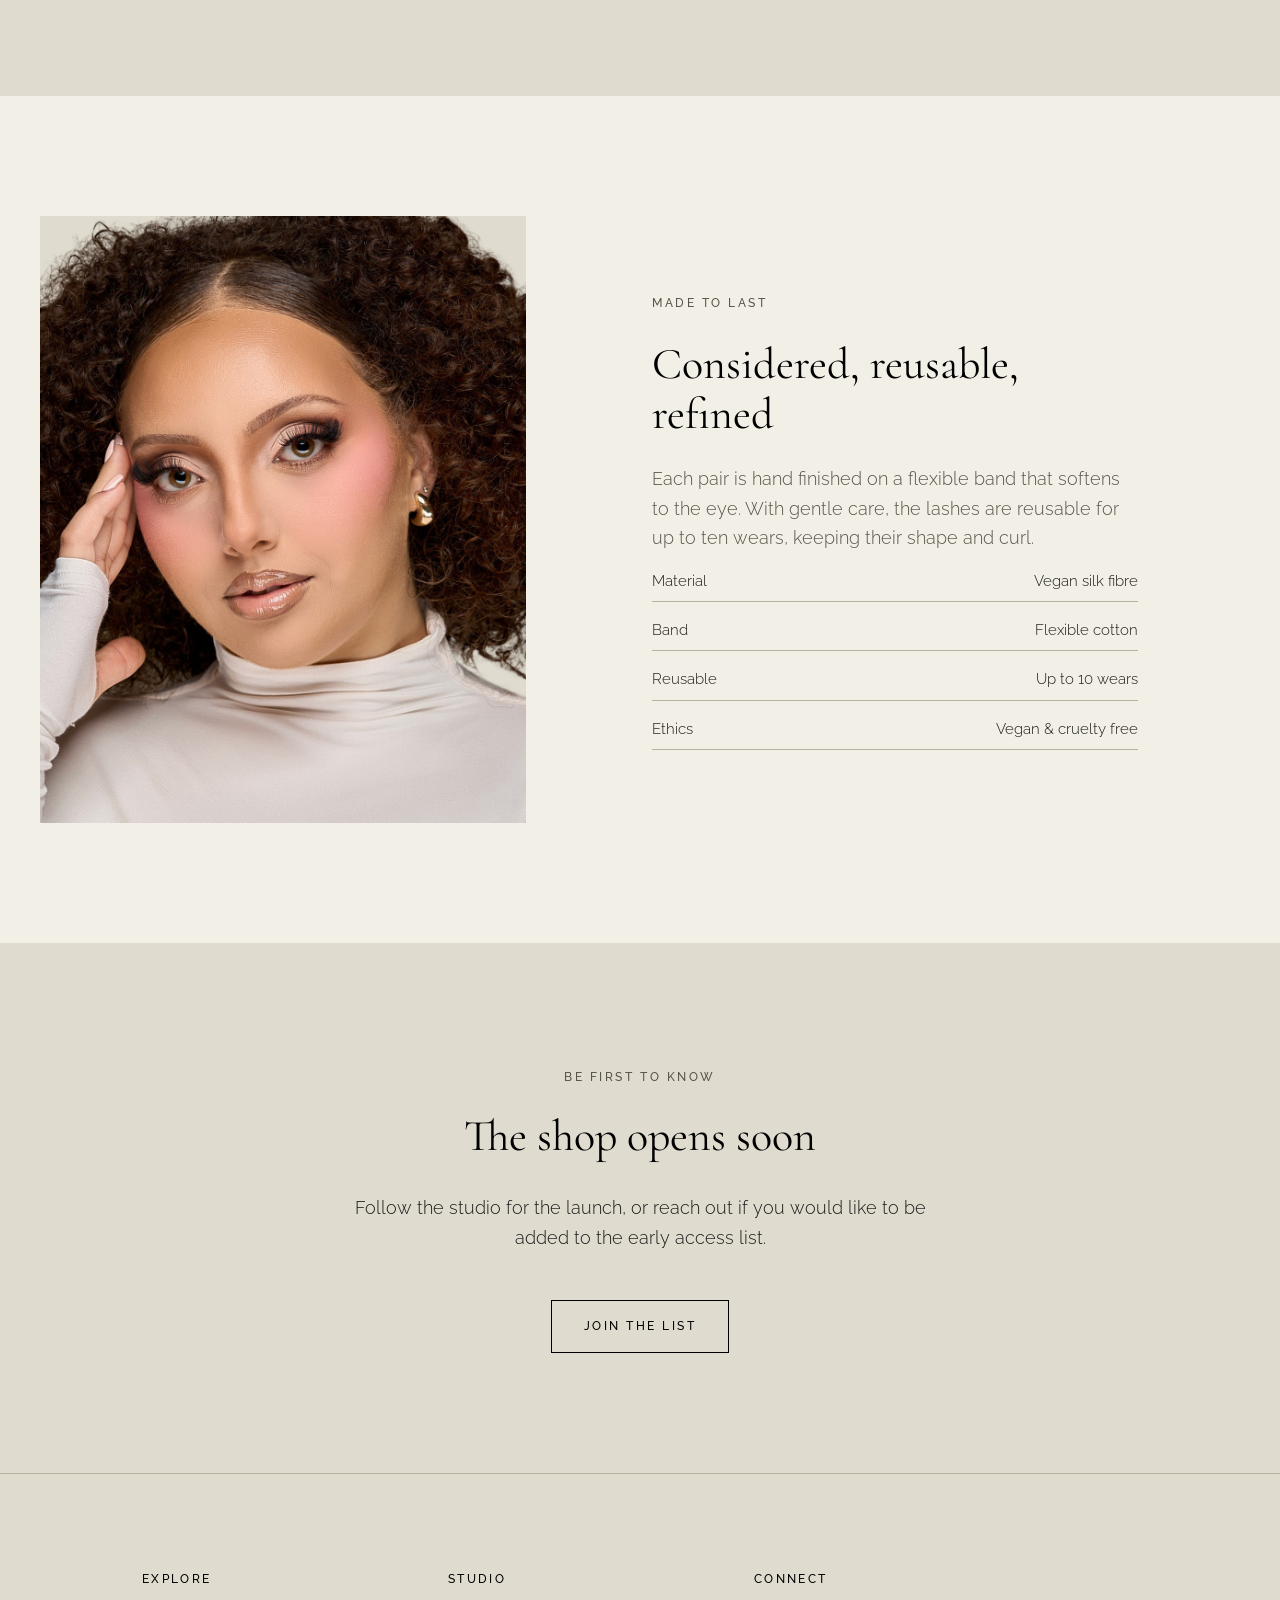
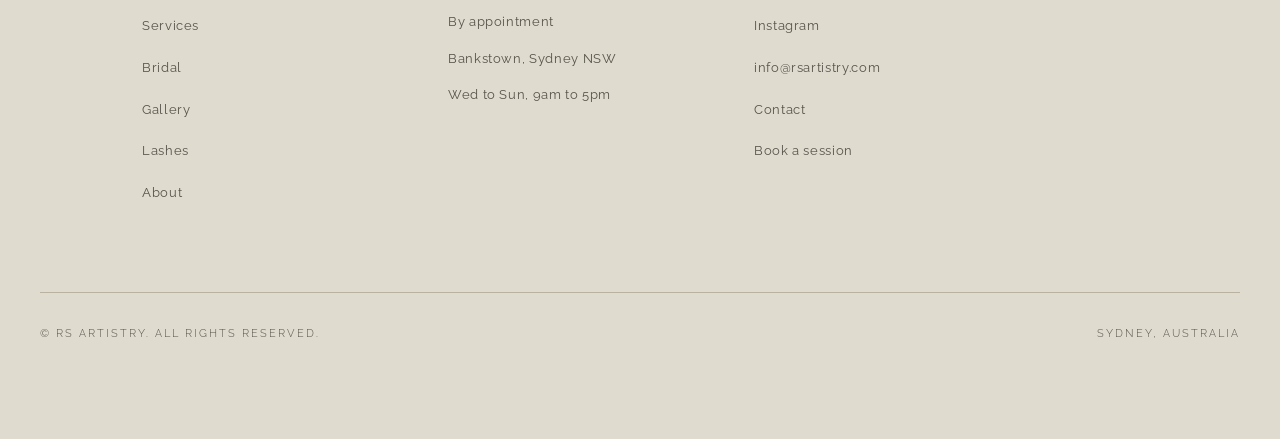
<file: lashes.html>
<!DOCTYPE html>
<html lang="en">
<head>
<meta charset="utf-8">
<meta name="viewport" content="width=device-width, initial-scale=1.0">
<title>Lashes | RS Artistry, Sydney Makeup Studio</title>
<meta name="description" content="The RS Artistry lash collection. Hand finished, reusable silk lashes designed by artists. A considered shop, with online ordering now available.">
<link rel="icon" type="image/png" href="favicon.png">
<link rel="apple-touch-icon" href="apple-touch-icon.png">
<link rel="preconnect" href="https://fonts.googleapis.com">
<link rel="preconnect" href="https://fonts.gstatic.com" crossorigin>
<link href="https://fonts.googleapis.com/css2?family=Cormorant+Garamond:ital,wght@0,300;0,400;0,500;1,300;1,400&family=Raleway:wght@300;400;500&display=swap" rel="stylesheet">
<link rel="stylesheet" href="css/styles.css?v=2">
<meta property="og:type" content="website"/>
<meta property="og:site_name" content="RS Artistry"/>
<meta property="og:title" content="RS Artistry - Sydney Makeup Artist"/>
<meta property="og:description" content="Sydney makeup artist. Editorial bridal, signature glam and luxe lashes."/>
<meta property="og:image" content="https://rsartistry.com/images/og-image.jpg"/>
<meta name="twitter:card" content="summary_large_image"/>
<meta name="twitter:title" content="RS Artistry - Sydney Makeup Artist"/>
<meta name="twitter:image" content="https://rsartistry.com/images/og-image.jpg"/>
</head>
<body>

<!-- ============================ HEADER ============================ -->
<header class="site-header">
  <div class="site-header__inner">
    <a class="brand" href="index.html" aria-label="RS Artistry home"><img class="brand-mark" src="images/rs-logo.png" alt="" width="496" height="424"><span class="brand-word">RS Artistry</span></a>
    <nav class="nav" id="primary-nav" aria-label="Primary">
      <a class="nav-link" href="index.html">Home</a>
      <a class="nav-link" href="about.html">The Artist</a>
      <a class="nav-link" href="services.html">Services</a>
      <a class="nav-link" href="bridal.html">Bridal</a>
      <a class="nav-link" href="gallery.html">Gallery</a>
      <a class="nav-link is-active" href="lashes.html" aria-current="page">Lashes</a>
      <a class="nav-link" href="contact.html">Contact</a>
    </nav>
    <div class="nav__actions">
      <a class="btn nav-book" href="book.html">Book</a>
      <button class="nav-toggle" aria-label="Toggle menu" aria-expanded="false" aria-controls="primary-nav">
        <span class="nav-toggle__bar"></span>
      </button>
    </div>
  </div>
</header>

<main>

  <!-- ===================== HERO BANNER ===================== -->
  <section class="mono-hero mono-hero--slim">
    <div class="mono-hero__media">
      <img src="images/lash-banner-v2.jpg" style="object-position:center 32%; transform:scale(1.15)" alt="Model with lush RS Artistry lashes and a radiant, glowing glam look" width="1600" height="2133" fetchpriority="high">
    </div>
    <div class="mono-hero__inner">
      <span class="mono-hero__eyebrow">The Collection</span>
      <h1 class="mono-hero__title">RS Artistry X Luxe Lashes</h1>
      <span class="mono-hero__rule">Reusable silk &middot; Vegan &amp; cruelty free &middot; Up to 10 wears</span>
    </div>
  </section>

  <!-- ===================== PRODUCT GRID ===================== -->
  <section class="container" style="padding-top:var(--space-8); padding-bottom:var(--section-gap)">
    <div class="product-grid">

      <article class="product-card reveal" data-product-handle="rs01-luxury-false-eyelashes">
        <div class="product-card__media">
          <img class="product-card__media-primary" src="images/products/rs01-1.jpg" loading="lazy" decoding="async" alt="RS01 luxury false lashes, full and wispy">
          <img class="product-card__media-hover" src="images/products/rs01-2.png" loading="lazy" decoding="async" alt="" aria-hidden="true">
        </div>
        <div class="product-card__body">
          <h2 class="product-card__name">RS01</h2>
          <p class="product-card__desc">A full, wispy flutter with soft length. Reusable luxury lashes, up to 10 wears.</p>
          <!-- Shopify Buy Button: RS01 -->
          <div class="product-card__buy">
            <div id='product-component-1782608357635'></div>
            <script type="text/javascript">
            /*<![CDATA[*/
            (function () {
              var scriptURL = 'https://sdks.shopifycdn.com/buy-button/latest/buy-button-storefront.min.js';
              if (window.ShopifyBuy) {
                if (window.ShopifyBuy.UI) {
                  ShopifyBuyInit();
                } else {
                  loadScript();
                }
              } else {
                loadScript();
              }
              function loadScript() {
                var script = document.createElement('script');
                script.async = true;
                script.src = scriptURL;
                (document.getElementsByTagName('head')[0] || document.getElementsByTagName('body')[0]).appendChild(script);
                script.onload = ShopifyBuyInit;
              }
              function ShopifyBuyInit() {
                var client = ShopifyBuy.buildClient({
                  domain: 'gfcib0-3p.myshopify.com',
                  storefrontAccessToken: '2daaccd4cece3b8cc4d909af717c4bfa',
                });
                ShopifyBuy.UI.onReady(client).then(function (ui) {
                  ui.createComponent('product', {
                    id: '10373213520004',
                    node: document.getElementById('product-component-1782608357635'),
                    moneyFormat: '%24%7B%7Bamount%7D%7D%20AUD',
                    options: {
              "product": {
                "iframe": false,
                "contents": {
                  "img": false,
                  "title": false,
                  "price": true,
                  "options": false,
                  "quantity": false,
                  "button": true
                },
                "styles": {
                  "product": {
                    "margin-bottom": "0px",
                    "@media (min-width: 601px)": {
                      "max-width": "100%",
                      "margin-left": "0px",
                      "margin-bottom": "0px"
                    }
                  },
                  "button": {
                    "font-family": "'Raleway', sans-serif",
                    "font-weight": "500",
                    "font-size": "0.72rem",
                    "letter-spacing": "0.22em",
                    "text-transform": "uppercase",
                    "padding-top": "16px",
                    "padding-bottom": "16px",
                    "padding-left": "32px",
                    "padding-right": "32px",
                    "border": "1px solid #000000",
                    "border-radius": "0px",
                    "width": "100%",
                    "color": "#000000",
                    "background-color": "transparent",
                    ":hover": {
                      "background-color": "transparent",
                      "color": "#000000"
                    },
                    ":focus": {
                      "background-color": "transparent"
                    }
                  }
                },
                "text": {
                  "button": "Add to cart"
                },
                "googleFonts": [
                  "Raleway"
                ]
              },
              "productSet": {
                "styles": {
                  "products": {
                    "@media (min-width: 601px)": {
                      "margin-left": "-20px"
                    }
                  }
                }
              },
              "modalProduct": {
                "contents": {
                  "img": false,
                  "imgWithCarousel": true,
                  "button": false,
                  "buttonWithQuantity": true
                },
                "styles": {
                  "product": {
                    "@media (min-width: 601px)": {
                      "max-width": "100%",
                      "margin-left": "0px",
                      "margin-bottom": "0px"
                    }
                  },
                  "button": {
                    "font-family": "'Raleway', sans-serif",
                    "letter-spacing": "0.22em",
                    "text-transform": "uppercase",
                    "border-radius": "0px",
                    ":hover": {
                      "background-color": "#000000"
                    },
                    "background-color": "#000000",
                    ":focus": {
                      "background-color": "#000000"
                    }
                  }
                },
                "text": {
                  "button": "Add to cart"
                }
              },
              "option": {},
              "cart": {
                "styles": {
                  "button": {
                    "font-family": "'Raleway', sans-serif",
                    "letter-spacing": "0.22em",
                    "text-transform": "uppercase",
                    "border-radius": "0px",
                    ":hover": {
                      "background-color": "#000000"
                    },
                    "background-color": "#000000",
                    ":focus": {
                      "background-color": "#000000"
                    }
                  }
                },
                "text": {
                  "total": "Subtotal",
                  "button": "Checkout"
                }
              },
              "toggle": {
                "styles": {
                  "toggle": {
                    "font-family": "'Raleway', sans-serif",
                    "background-color": "#000000",
                    ":hover": {
                      "background-color": "#000000"
                    },
                    ":focus": {
                      "background-color": "#000000"
                    }
                  }
                }
              }
            },
                  });
                });
              }
            })();
            /*]]>*/
            </script>
          </div>
        </div>
      </article>

      <article class="product-card reveal" data-product-handle="rs02-luxury-false-eyelashes">
        <div class="product-card__media">
          <img class="product-card__media-primary" src="images/products/rs02-1.jpg" loading="lazy" decoding="async" alt="RS02 luxury false lashes, natural and seamless">
          <img class="product-card__media-hover" src="images/products/rs02-2.jpg" loading="lazy" decoding="async" alt="" aria-hidden="true">
        </div>
        <div class="product-card__body">
          <h2 class="product-card__name">RS02</h2>
          <p class="product-card__desc">A versatile everyday lash that blends seamlessly with your own. Up to 10 wears.</p>
          <!-- Shopify Buy Button: RS02 -->
          <div class="product-card__buy">
            <div id='product-component-1782609566225'></div>
            <script type="text/javascript">
            /*<![CDATA[*/
            (function () {
              var scriptURL = 'https://sdks.shopifycdn.com/buy-button/latest/buy-button-storefront.min.js';
              if (window.ShopifyBuy) {
                if (window.ShopifyBuy.UI) {
                  ShopifyBuyInit();
                } else {
                  loadScript();
                }
              } else {
                loadScript();
              }
              function loadScript() {
                var script = document.createElement('script');
                script.async = true;
                script.src = scriptURL;
                (document.getElementsByTagName('head')[0] || document.getElementsByTagName('body')[0]).appendChild(script);
                script.onload = ShopifyBuyInit;
              }
              function ShopifyBuyInit() {
                var client = ShopifyBuy.buildClient({
                  domain: 'gfcib0-3p.myshopify.com',
                  storefrontAccessToken: '2daaccd4cece3b8cc4d909af717c4bfa',
                });
                ShopifyBuy.UI.onReady(client).then(function (ui) {
                  ui.createComponent('product', {
                    id: '10373214240900',
                    node: document.getElementById('product-component-1782609566225'),
                    moneyFormat: '%24%7B%7Bamount%7D%7D%20AUD',
                    options: {
              "product": {
                "iframe": false,
                "contents": {
                  "img": false,
                  "title": false,
                  "price": true,
                  "options": false,
                  "quantity": false,
                  "button": true
                },
                "styles": {
                  "product": {
                    "margin-bottom": "0px",
                    "@media (min-width: 601px)": {
                      "max-width": "100%",
                      "margin-left": "0px",
                      "margin-bottom": "0px"
                    }
                  },
                  "button": {
                    "font-family": "'Raleway', sans-serif",
                    "font-weight": "500",
                    "font-size": "0.72rem",
                    "letter-spacing": "0.22em",
                    "text-transform": "uppercase",
                    "padding-top": "16px",
                    "padding-bottom": "16px",
                    "padding-left": "32px",
                    "padding-right": "32px",
                    "border": "1px solid #000000",
                    "border-radius": "0px",
                    "width": "100%",
                    "color": "#000000",
                    "background-color": "transparent",
                    ":hover": {
                      "background-color": "transparent",
                      "color": "#000000"
                    },
                    ":focus": {
                      "background-color": "transparent"
                    }
                  }
                },
                "text": {
                  "button": "Add to cart"
                },
                "googleFonts": [
                  "Raleway"
                ]
              },
              "productSet": {
                "styles": {
                  "products": {
                    "@media (min-width: 601px)": {
                      "margin-left": "-20px"
                    }
                  }
                }
              },
              "modalProduct": {
                "contents": {
                  "img": false,
                  "imgWithCarousel": true,
                  "button": false,
                  "buttonWithQuantity": true
                },
                "styles": {
                  "product": {
                    "@media (min-width: 601px)": {
                      "max-width": "100%",
                      "margin-left": "0px",
                      "margin-bottom": "0px"
                    }
                  },
                  "button": {
                    "font-family": "'Raleway', sans-serif",
                    "letter-spacing": "0.22em",
                    "text-transform": "uppercase",
                    "border-radius": "0px",
                    ":hover": {
                      "background-color": "#000000"
                    },
                    "background-color": "#000000",
                    ":focus": {
                      "background-color": "#000000"
                    }
                  }
                },
                "text": {
                  "button": "Add to cart"
                }
              },
              "option": {},
              "cart": {
                "styles": {
                  "button": {
                    "font-family": "'Raleway', sans-serif",
                    "letter-spacing": "0.22em",
                    "text-transform": "uppercase",
                    "border-radius": "0px",
                    ":hover": {
                      "background-color": "#000000"
                    },
                    "background-color": "#000000",
                    ":focus": {
                      "background-color": "#000000"
                    }
                  }
                },
                "text": {
                  "total": "Subtotal",
                  "button": "Checkout"
                }
              },
              "toggle": {
                "styles": {
                  "toggle": {
                    "font-family": "'Raleway', sans-serif",
                    "background-color": "#000000",
                    ":hover": {
                      "background-color": "#000000"
                    },
                    ":focus": {
                      "background-color": "#000000"
                    }
                  }
                }
              }
            },
                  });
                });
              }
            })();
            /*]]>*/
            </script>
          </div>
        </div>
      </article>

      <article class="product-card reveal" data-product-handle="rs03-luxury-false-eyelashes">
        <div class="product-card__media">
          <img class="product-card__media-primary" src="images/products/rs03-1.jpg" loading="lazy" decoding="async" alt="RS03 luxury false lashes, soft and natural">
          <img class="product-card__media-hover" src="images/products/rs03-2.png" loading="lazy" decoding="async" alt="" aria-hidden="true">
        </div>
        <div class="product-card__body">
          <h2 class="product-card__name">RS03</h2>
          <p class="product-card__desc">A soft, natural lash for a subtle lift and an open eye. Up to 10 wears.</p>
          <!-- Shopify Buy Button: RS03 -->
          <div class="product-card__buy">
            <div id='product-component-1782609594623'></div>
            <script type="text/javascript">
            /*<![CDATA[*/
            (function () {
              var scriptURL = 'https://sdks.shopifycdn.com/buy-button/latest/buy-button-storefront.min.js';
              if (window.ShopifyBuy) {
                if (window.ShopifyBuy.UI) {
                  ShopifyBuyInit();
                } else {
                  loadScript();
                }
              } else {
                loadScript();
              }
              function loadScript() {
                var script = document.createElement('script');
                script.async = true;
                script.src = scriptURL;
                (document.getElementsByTagName('head')[0] || document.getElementsByTagName('body')[0]).appendChild(script);
                script.onload = ShopifyBuyInit;
              }
              function ShopifyBuyInit() {
                var client = ShopifyBuy.buildClient({
                  domain: 'gfcib0-3p.myshopify.com',
                  storefrontAccessToken: '2daaccd4cece3b8cc4d909af717c4bfa',
                });
                ShopifyBuy.UI.onReady(client).then(function (ui) {
                  ui.createComponent('product', {
                    id: '10373214830724',
                    node: document.getElementById('product-component-1782609594623'),
                    moneyFormat: '%24%7B%7Bamount%7D%7D%20AUD',
                    options: {
              "product": {
                "iframe": false,
                "contents": {
                  "img": false,
                  "title": false,
                  "price": true,
                  "options": false,
                  "quantity": false,
                  "button": true
                },
                "styles": {
                  "product": {
                    "margin-bottom": "0px",
                    "@media (min-width: 601px)": {
                      "max-width": "100%",
                      "margin-left": "0px",
                      "margin-bottom": "0px"
                    }
                  },
                  "button": {
                    "font-family": "'Raleway', sans-serif",
                    "font-weight": "500",
                    "font-size": "0.72rem",
                    "letter-spacing": "0.22em",
                    "text-transform": "uppercase",
                    "padding-top": "16px",
                    "padding-bottom": "16px",
                    "padding-left": "32px",
                    "padding-right": "32px",
                    "border": "1px solid #000000",
                    "border-radius": "0px",
                    "width": "100%",
                    "color": "#000000",
                    "background-color": "transparent",
                    ":hover": {
                      "background-color": "transparent",
                      "color": "#000000"
                    },
                    ":focus": {
                      "background-color": "transparent"
                    }
                  }
                },
                "text": {
                  "button": "Add to cart"
                },
                "googleFonts": [
                  "Raleway"
                ]
              },
              "productSet": {
                "styles": {
                  "products": {
                    "@media (min-width: 601px)": {
                      "margin-left": "-20px"
                    }
                  }
                }
              },
              "modalProduct": {
                "contents": {
                  "img": false,
                  "imgWithCarousel": true,
                  "button": false,
                  "buttonWithQuantity": true
                },
                "styles": {
                  "product": {
                    "@media (min-width: 601px)": {
                      "max-width": "100%",
                      "margin-left": "0px",
                      "margin-bottom": "0px"
                    }
                  },
                  "button": {
                    "font-family": "'Raleway', sans-serif",
                    "letter-spacing": "0.22em",
                    "text-transform": "uppercase",
                    "border-radius": "0px",
                    ":hover": {
                      "background-color": "#000000"
                    },
                    "background-color": "#000000",
                    ":focus": {
                      "background-color": "#000000"
                    }
                  }
                },
                "text": {
                  "button": "Add to cart"
                }
              },
              "option": {},
              "cart": {
                "styles": {
                  "button": {
                    "font-family": "'Raleway', sans-serif",
                    "letter-spacing": "0.22em",
                    "text-transform": "uppercase",
                    "border-radius": "0px",
                    ":hover": {
                      "background-color": "#000000"
                    },
                    "background-color": "#000000",
                    ":focus": {
                      "background-color": "#000000"
                    }
                  }
                },
                "text": {
                  "total": "Subtotal",
                  "button": "Checkout"
                }
              },
              "toggle": {
                "styles": {
                  "toggle": {
                    "font-family": "'Raleway', sans-serif",
                    "background-color": "#000000",
                    ":hover": {
                      "background-color": "#000000"
                    },
                    ":focus": {
                      "background-color": "#000000"
                    }
                  }
                }
              }
            },
                  });
                });
              }
            })();
            /*]]>*/
            </script>
          </div>
        </div>
      </article>

      <article class="product-card reveal" data-product-handle="rs04-luxury-false-eyelashes">
        <div class="product-card__media">
          <img class="product-card__media-primary" src="images/products/rs04-1.jpg" loading="lazy" decoding="async" alt="RS04 luxury false lashes, textured and full">
          <img class="product-card__media-hover" src="images/products/rs04-2.png" loading="lazy" decoding="async" alt="" aria-hidden="true">
        </div>
        <div class="product-card__body">
          <h2 class="product-card__name">RS04</h2>
          <p class="product-card__desc">A textured, wispy lash with added volume for a fuller frame. Up to 10 wears.</p>
          <!-- Shopify Buy Button: RS04 -->
          <div class="product-card__buy">
            <div id='product-component-1782610261644'></div>
            <script type="text/javascript">
            /*<![CDATA[*/
            (function () {
              var scriptURL = 'https://sdks.shopifycdn.com/buy-button/latest/buy-button-storefront.min.js';
              if (window.ShopifyBuy) {
                if (window.ShopifyBuy.UI) {
                  ShopifyBuyInit();
                } else {
                  loadScript();
                }
              } else {
                loadScript();
              }
              function loadScript() {
                var script = document.createElement('script');
                script.async = true;
                script.src = scriptURL;
                (document.getElementsByTagName('head')[0] || document.getElementsByTagName('body')[0]).appendChild(script);
                script.onload = ShopifyBuyInit;
              }
              function ShopifyBuyInit() {
                var client = ShopifyBuy.buildClient({
                  domain: 'gfcib0-3p.myshopify.com',
                  storefrontAccessToken: '2daaccd4cece3b8cc4d909af717c4bfa',
                });
                ShopifyBuy.UI.onReady(client).then(function (ui) {
                  ui.createComponent('product', {
                    id: '10373215682692',
                    node: document.getElementById('product-component-1782610261644'),
                    moneyFormat: '%24%7B%7Bamount%7D%7D%20AUD',
                    options: {
              "product": {
                "iframe": false,
                "contents": {
                  "img": false,
                  "title": false,
                  "price": true,
                  "options": false,
                  "quantity": false,
                  "button": true
                },
                "styles": {
                  "product": {
                    "margin-bottom": "0px",
                    "@media (min-width: 601px)": {
                      "max-width": "100%",
                      "margin-left": "0px",
                      "margin-bottom": "0px"
                    }
                  },
                  "button": {
                    "font-family": "'Raleway', sans-serif",
                    "font-weight": "500",
                    "font-size": "0.72rem",
                    "letter-spacing": "0.22em",
                    "text-transform": "uppercase",
                    "padding-top": "16px",
                    "padding-bottom": "16px",
                    "padding-left": "32px",
                    "padding-right": "32px",
                    "border": "1px solid #000000",
                    "border-radius": "0px",
                    "width": "100%",
                    "color": "#000000",
                    "background-color": "transparent",
                    ":hover": {
                      "background-color": "transparent",
                      "color": "#000000"
                    },
                    ":focus": {
                      "background-color": "transparent"
                    }
                  }
                },
                "text": {
                  "button": "Add to cart"
                },
                "googleFonts": [
                  "Raleway"
                ]
              },
              "productSet": {
                "styles": {
                  "products": {
                    "@media (min-width: 601px)": {
                      "margin-left": "-20px"
                    }
                  }
                }
              },
              "modalProduct": {
                "contents": {
                  "img": false,
                  "imgWithCarousel": true,
                  "button": false,
                  "buttonWithQuantity": true
                },
                "styles": {
                  "product": {
                    "@media (min-width: 601px)": {
                      "max-width": "100%",
                      "margin-left": "0px",
                      "margin-bottom": "0px"
                    }
                  },
                  "button": {
                    "font-family": "'Raleway', sans-serif",
                    "letter-spacing": "0.22em",
                    "text-transform": "uppercase",
                    "border-radius": "0px",
                    ":hover": {
                      "background-color": "#000000"
                    },
                    "background-color": "#000000",
                    ":focus": {
                      "background-color": "#000000"
                    }
                  }
                },
                "text": {
                  "button": "Add to cart"
                }
              },
              "option": {},
              "cart": {
                "styles": {
                  "button": {
                    "font-family": "'Raleway', sans-serif",
                    "letter-spacing": "0.22em",
                    "text-transform": "uppercase",
                    "border-radius": "0px",
                    ":hover": {
                      "background-color": "#000000"
                    },
                    "background-color": "#000000",
                    ":focus": {
                      "background-color": "#000000"
                    }
                  }
                },
                "text": {
                  "total": "Subtotal",
                  "button": "Checkout"
                }
              },
              "toggle": {
                "styles": {
                  "toggle": {
                    "font-family": "'Raleway', sans-serif",
                    "background-color": "#000000",
                    ":hover": {
                      "background-color": "#000000"
                    },
                    ":focus": {
                      "background-color": "#000000"
                    }
                  }
                }
              }
            },
                  });
                });
              }
            })();
            /*]]>*/
            </script>
          </div>
        </div>
      </article>

      <article class="product-card reveal" data-product-handle="rs05-luxury-false-eyelashes">
        <div class="product-card__media">
          <img class="product-card__media-primary" src="images/products/rs05-1.jpg" loading="lazy" decoding="async" alt="RS05 luxury false lashes, light and natural">
          <img class="product-card__media-hover" src="images/products/rs05-2.jpg" loading="lazy" decoding="async" alt="" aria-hidden="true">
        </div>
        <div class="product-card__body">
          <h2 class="product-card__name">RS05</h2>
          <p class="product-card__desc">A light, natural flutter for a soft, everyday eye. Up to 10 wears.</p>
          <!-- Shopify Buy Button: RS05 -->
          <div class="product-card__buy">
            <div id='product-component-1782610381007'></div>
            <script type="text/javascript">
            /*<![CDATA[*/
            (function () {
              var scriptURL = 'https://sdks.shopifycdn.com/buy-button/latest/buy-button-storefront.min.js';
              if (window.ShopifyBuy) {
                if (window.ShopifyBuy.UI) {
                  ShopifyBuyInit();
                } else {
                  loadScript();
                }
              } else {
                loadScript();
              }
              function loadScript() {
                var script = document.createElement('script');
                script.async = true;
                script.src = scriptURL;
                (document.getElementsByTagName('head')[0] || document.getElementsByTagName('body')[0]).appendChild(script);
                script.onload = ShopifyBuyInit;
              }
              function ShopifyBuyInit() {
                var client = ShopifyBuy.buildClient({
                  domain: 'gfcib0-3p.myshopify.com',
                  storefrontAccessToken: '2daaccd4cece3b8cc4d909af717c4bfa',
                });
                ShopifyBuy.UI.onReady(client).then(function (ui) {
                  ui.createComponent('product', {
                    id: '10373216239748',
                    node: document.getElementById('product-component-1782610381007'),
                    moneyFormat: '%24%7B%7Bamount%7D%7D%20AUD',
                    options: {
              "product": {
                "iframe": false,
                "contents": {
                  "img": false,
                  "title": false,
                  "price": true,
                  "options": false,
                  "quantity": false,
                  "button": true
                },
                "styles": {
                  "product": {
                    "margin-bottom": "0px",
                    "@media (min-width: 601px)": {
                      "max-width": "100%",
                      "margin-left": "0px",
                      "margin-bottom": "0px"
                    }
                  },
                  "button": {
                    "font-family": "'Raleway', sans-serif",
                    "font-weight": "500",
                    "font-size": "0.72rem",
                    "letter-spacing": "0.22em",
                    "text-transform": "uppercase",
                    "padding-top": "16px",
                    "padding-bottom": "16px",
                    "padding-left": "32px",
                    "padding-right": "32px",
                    "border": "1px solid #000000",
                    "border-radius": "0px",
                    "width": "100%",
                    "color": "#000000",
                    "background-color": "transparent",
                    ":hover": {
                      "background-color": "transparent",
                      "color": "#000000"
                    },
                    ":focus": {
                      "background-color": "transparent"
                    }
                  }
                },
                "text": {
                  "button": "Add to cart"
                },
                "googleFonts": [
                  "Raleway"
                ]
              },
              "productSet": {
                "styles": {
                  "products": {
                    "@media (min-width: 601px)": {
                      "margin-left": "-20px"
                    }
                  }
                }
              },
              "modalProduct": {
                "contents": {
                  "img": false,
                  "imgWithCarousel": true,
                  "button": false,
                  "buttonWithQuantity": true
                },
                "styles": {
                  "product": {
                    "@media (min-width: 601px)": {
                      "max-width": "100%",
                      "margin-left": "0px",
                      "margin-bottom": "0px"
                    }
                  },
                  "button": {
                    "font-family": "'Raleway', sans-serif",
                    "letter-spacing": "0.22em",
                    "text-transform": "uppercase",
                    "border-radius": "0px",
                    ":hover": {
                      "background-color": "#000000"
                    },
                    "background-color": "#000000",
                    ":focus": {
                      "background-color": "#000000"
                    }
                  }
                },
                "text": {
                  "button": "Add to cart"
                }
              },
              "option": {},
              "cart": {
                "styles": {
                  "button": {
                    "font-family": "'Raleway', sans-serif",
                    "letter-spacing": "0.22em",
                    "text-transform": "uppercase",
                    "border-radius": "0px",
                    ":hover": {
                      "background-color": "#000000"
                    },
                    "background-color": "#000000",
                    ":focus": {
                      "background-color": "#000000"
                    }
                  }
                },
                "text": {
                  "total": "Subtotal",
                  "button": "Checkout"
                }
              },
              "toggle": {
                "styles": {
                  "toggle": {
                    "font-family": "'Raleway', sans-serif",
                    "background-color": "#000000",
                    ":hover": {
                      "background-color": "#000000"
                    },
                    ":focus": {
                      "background-color": "#000000"
                    }
                  }
                }
              }
            },
                  });
                });
              }
            })();
            /*]]>*/
            </script>
          </div>
        </div>
      </article>


    </div>
  </section>

  <!-- ===================== CARE / DETAIL ===================== -->
  <section class="section section--paper">
    <div class="container grid12 reveal" style="align-items:center">
      <div class="col-5">
        <div class="frame ratio-4x5">
          <img src="images/products/rs01-2.png" loading="lazy" decoding="async" alt="Model wearing RS Artistry luxury lashes with soft glam makeup">
        </div>
      </div>
      <div class="col-5 start-7 stack">
        <p class="eyebrow">Made to last</p>
        <h2 class="headline">Considered, reusable, refined</h2>
        <p class="lead muted">Each pair is hand finished on a flexible band that softens to the eye. With gentle care, the lashes are reusable for up to ten wears, keeping their shape and curl.</p>
        <ul class="stack-sm" style="margin-top:var(--space-2)">
          <li class="price-row"><span>Material</span><span>Vegan silk fibre</span></li>
          <li class="price-row"><span>Band</span><span>Flexible cotton</span></li>
          <li class="price-row"><span>Reusable</span><span>Up to 10 wears</span></li>
          <li class="price-row"><span>Ethics</span><span>Vegan &amp; cruelty free</span></li>
        </ul>
      </div>
    </div>
  </section>

  <!-- ===================== CTA ===================== -->
  <section class="section text-center">
    <div class="container reveal">
      <p class="eyebrow mb-3">Be first to know</p>
      <h2 class="headline mb-4">The shop opens soon</h2>
      <p class="lead maxw-md mx-auto mb-5">Follow the studio for the launch, or reach out if you would like to be added to the early access list.</p>
      <a class="btn" href="contact.html">Join the list</a>
    </div>
  </section>

</main>

<!-- ============================ FOOTER ============================ -->
<footer class="site-footer">
  <div class="container grid12">
    <div class="col-3 start-2 footer-col">
      <h4>Explore</h4>
      <ul>
        <li><a class="footer-link" href="services.html">Services</a></li>
        <li><a class="footer-link" href="bridal.html">Bridal</a></li>
        <li><a class="footer-link" href="gallery.html">Gallery</a></li>
        <li><a class="footer-link" href="lashes.html">Lashes</a></li>
        <li><a class="footer-link" href="about.html">About</a></li>
      </ul>
    </div>
    <div class="col-3 footer-col">
      <h4>Studio</h4>
      <ul>
        <li class="footer-meta">By appointment</li>
        <li class="footer-meta">Bankstown, Sydney NSW</li>
        <li class="footer-meta">Wed to Sun, 9am to 5pm</li>
      </ul>
    </div>
    <div class="col-3 footer-col">
      <h4>Connect</h4>
      <ul>
        <li><a class="footer-link" href="https://instagram.com/rsartistry" target="_blank" rel="noopener">Instagram</a></li>
        <li><a class="footer-link" href="mailto:info@rsartistry.com">info@rsartistry.com</a></li>
        <li><a class="footer-link" href="contact.html">Contact</a></li>
        <li><a class="footer-link" href="book.html">Book a session</a></li>
      </ul>
    </div>
    <div class="footer-bottom">
      <span>&copy; RS Artistry. All rights reserved.</span>
      <span>Sydney, Australia</span>
    </div>
  </div>
</footer>

<script src="js/main.js?v=2" defer></script>
</body>
</html>
</file>
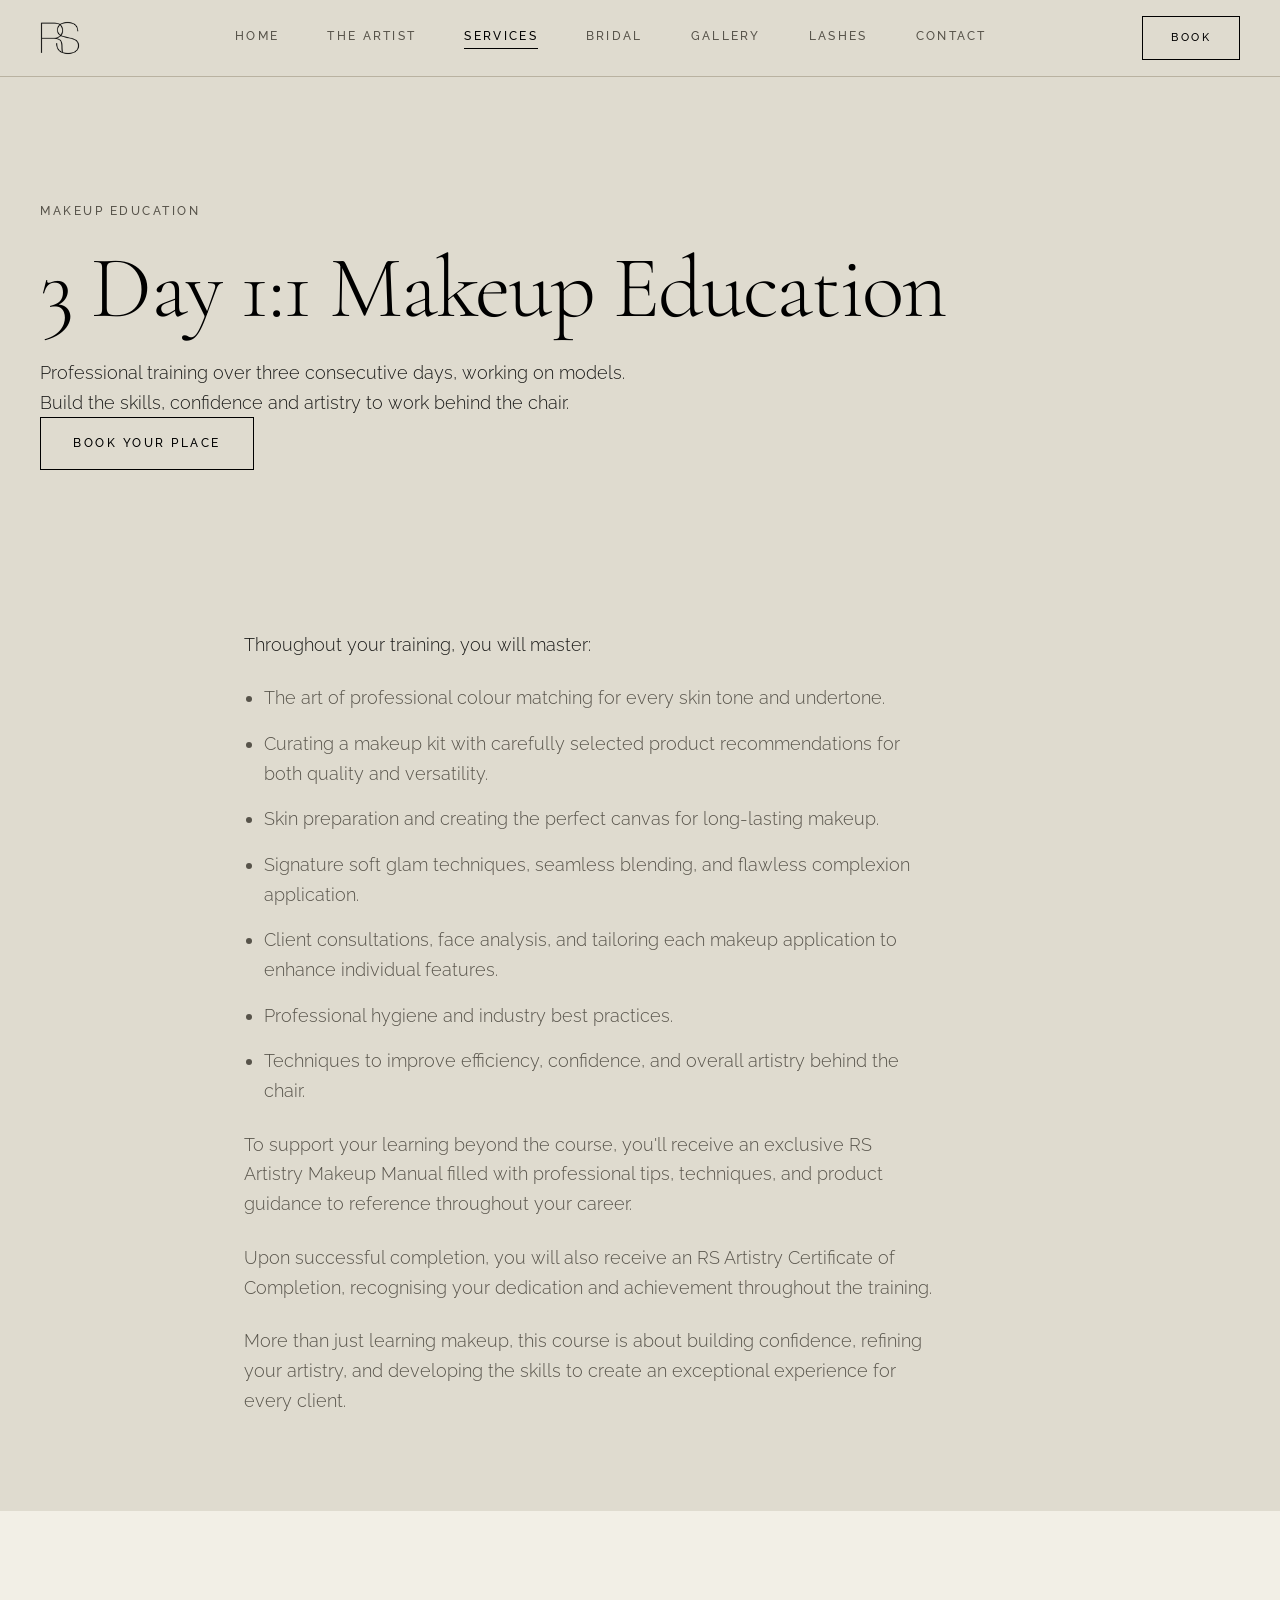
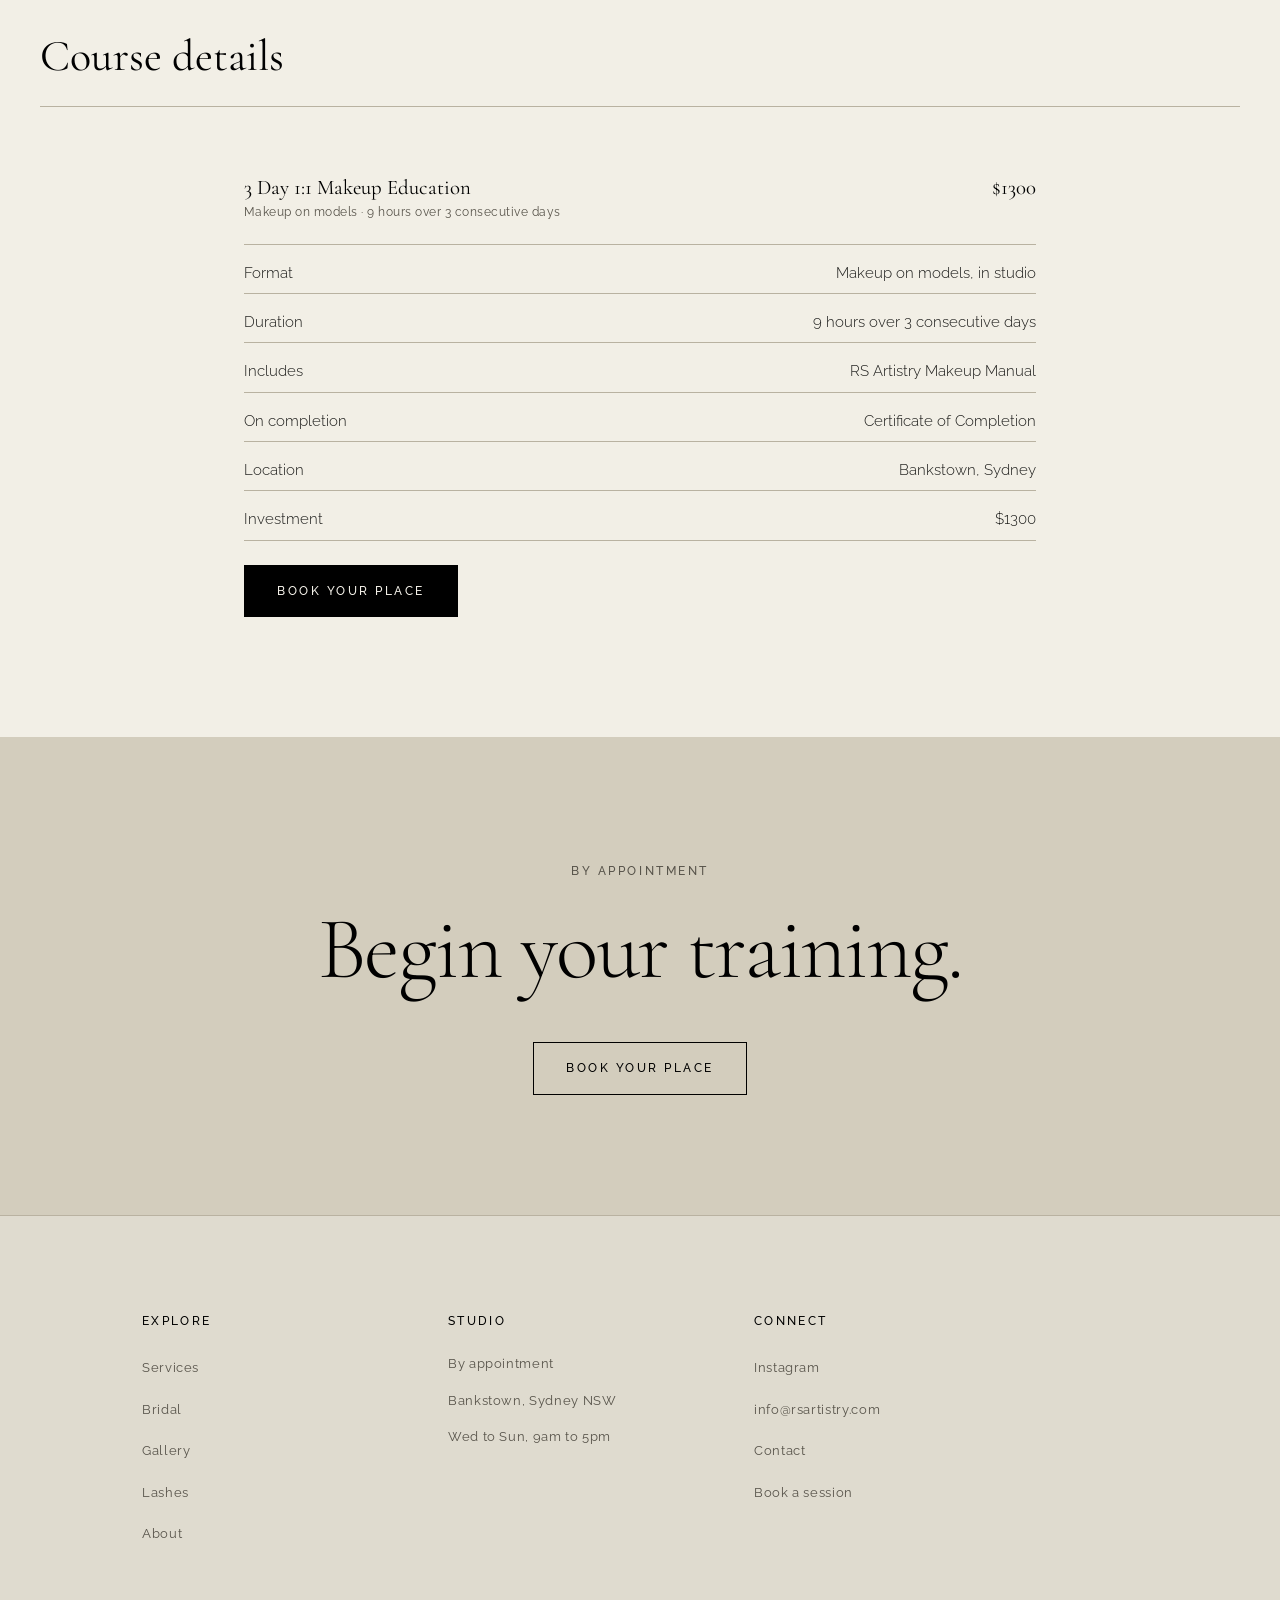
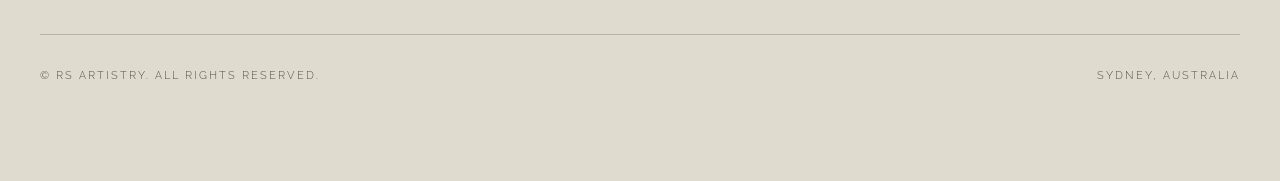
<file: makeup-education-intensive.html>
<!DOCTYPE html>
<html lang="en">
<head>
<meta charset="utf-8">
<meta name="viewport" content="width=device-width, initial-scale=1.0">
<title>3 Day 1:1 Makeup Education | RS Artistry, Sydney Makeup Studio</title>
<meta name="description" content="The RS Artistry 3 Day 1:1 Makeup Education. Professional training on models over three consecutive days, with a makeup manual and certificate of completion.">
<link rel="icon" type="image/png" href="favicon.png">
<link rel="apple-touch-icon" href="apple-touch-icon.png">
<link rel="preconnect" href="https://fonts.googleapis.com">
<link rel="preconnect" href="https://fonts.gstatic.com" crossorigin>
<link href="https://fonts.googleapis.com/css2?family=Cormorant+Garamond:ital,wght@0,300;0,400;0,500;1,300;1,400&family=Raleway:wght@300;400;500&display=swap" rel="stylesheet">
<link rel="stylesheet" href="css/styles.css?v=2">
<meta property="og:type" content="website"/>
<meta property="og:site_name" content="RS Artistry"/>
<meta property="og:title" content="RS Artistry - Sydney Makeup Artist"/>
<meta property="og:description" content="Sydney makeup artist. Editorial bridal, signature glam and luxe lashes."/>
<meta property="og:image" content="https://rsartistry.com/images/og-image.jpg"/>
<meta name="twitter:card" content="summary_large_image"/>
<meta name="twitter:title" content="RS Artistry - Sydney Makeup Artist"/>
<meta name="twitter:image" content="https://rsartistry.com/images/og-image.jpg"/>
</head>
<body>

<!-- ============================ HEADER ============================ -->
<header class="site-header">
  <div class="site-header__inner">
    <a class="brand" href="index.html" aria-label="RS Artistry home"><img class="brand-mark" src="images/rs-logo.png" alt="" width="496" height="424"><span class="brand-word">RS Artistry</span></a>
    <nav class="nav" id="primary-nav" aria-label="Primary">
      <a class="nav-link" href="index.html">Home</a>
      <a class="nav-link" href="about.html">The Artist</a>
      <a class="nav-link is-active" href="services.html" aria-current="page">Services</a>
      <a class="nav-link" href="bridal.html">Bridal</a>
      <a class="nav-link" href="gallery.html">Gallery</a>
      <a class="nav-link" href="lashes.html">Lashes</a>
      <a class="nav-link" href="contact.html">Contact</a>
    </nav>
    <div class="nav__actions">
      <a class="btn nav-book" href="book.html">Book</a>
      <button class="nav-toggle" aria-label="Toggle menu" aria-expanded="false" aria-controls="primary-nav">
        <span class="nav-toggle__bar"></span>
      </button>
    </div>
  </div>
</header>

<main>

  <!-- ===================== HERO ===================== -->
  <header class="page-hero">
    <div class="container">
      <div class="col-8 reveal">
        <p class="eyebrow mb-3">Makeup Education</p>
        <h1 class="display mb-3">3 Day 1:1 Makeup Education</h1>
        <p class="lead maxw-md">Professional training over three consecutive days, working on models. Build the skills, confidence and artistry to work behind the chair.</p>
        <a class="btn" href="book.html">Book your place</a>
      </div>
    </div>
  </header>

  <!-- ===================== INTRODUCTION ===================== -->
  <section class="section--tight">
    <div class="container grid12">
      <div class="col-7 start-3 reveal stack">
        <p class="lead">Throughout your training, you will master:</p>
        <ul class="stack-sm" style="list-style: disc; padding-left: 1.25rem; color: var(--muted)">
          <li class="body-lg">The art of professional colour matching for every skin tone and undertone.</li>
          <li class="body-lg">Curating a makeup kit with carefully selected product recommendations for both quality and versatility.</li>
          <li class="body-lg">Skin preparation and creating the perfect canvas for long-lasting makeup.</li>
          <li class="body-lg">Signature soft glam techniques, seamless blending, and flawless complexion application.</li>
          <li class="body-lg">Client consultations, face analysis, and tailoring each makeup application to enhance individual features.</li>
          <li class="body-lg">Professional hygiene and industry best practices.</li>
          <li class="body-lg">Techniques to improve efficiency, confidence, and overall artistry behind the chair.</li>
        </ul>
        <p class="body-lg muted">To support your learning beyond the course, you'll receive an exclusive RS Artistry Makeup Manual filled with professional tips, techniques, and product guidance to reference throughout your career.</p>
        <p class="body-lg muted">Upon successful completion, you will also receive an RS Artistry Certificate of Completion, recognising your dedication and achievement throughout the training.</p>
        <p class="body-lg muted">More than just learning makeup, this course is about building confidence, refining your artistry, and developing the skills to create an exceptional experience for every client.</p>
      </div>
    </div>
  </section>

  <!-- ===================== COURSE DETAILS ===================== -->
  <section class="section section--paper">
    <div class="container">
      <div class="reveal mb-6">
        <h2 class="headline" style="border-bottom:1px solid var(--hairline); padding-bottom:var(--space-3)">Course details</h2>
      </div>
      <div class="grid12">
        <div class="col-8 start-3 reveal stack">
          <ul class="service-list">
            <li class="service-row">
              <span class="service-row__name">3 Day 1:1 Makeup Education<span class="service-row__meta">Makeup on models &middot; 9 hours over 3 consecutive days</span></span>
              <span class="service-row__price">$1300</span>
            </li>
          </ul>
          <ul class="stack-sm" style="margin-top:var(--space-2)">
            <li class="price-row"><span>Format</span><span>Makeup on models, in studio</span></li>
            <li class="price-row"><span>Duration</span><span>9 hours over 3 consecutive days</span></li>
            <li class="price-row"><span>Includes</span><span>RS Artistry Makeup Manual</span></li>
            <li class="price-row"><span>On completion</span><span>Certificate of Completion</span></li>
            <li class="price-row"><span>Location</span><span>Bankstown, Sydney</span></li>
            <li class="price-row"><span>Investment</span><span>$1300</span></li>
          </ul>
          <a class="btn btn--solid" href="book.html">Book your place</a>
        </div>
      </div>
    </div>
  </section>

  <!-- ===================== CTA ===================== -->
  <section class="section section--sand text-center">
    <div class="container reveal">
      <p class="eyebrow mb-3">By appointment</p>
      <h2 class="display mb-5">Begin your training.</h2>
      <a class="btn" href="book.html">Book your place</a>
    </div>
  </section>

</main>

<!-- ============================ FOOTER ============================ -->
<footer class="site-footer">
  <div class="container grid12">
    <div class="col-3 start-2 footer-col">
      <h4>Explore</h4>
      <ul>
        <li><a class="footer-link" href="services.html">Services</a></li>
        <li><a class="footer-link" href="bridal.html">Bridal</a></li>
        <li><a class="footer-link" href="gallery.html">Gallery</a></li>
        <li><a class="footer-link" href="lashes.html">Lashes</a></li>
        <li><a class="footer-link" href="about.html">About</a></li>
      </ul>
    </div>
    <div class="col-3 footer-col">
      <h4>Studio</h4>
      <ul>
        <li class="footer-meta">By appointment</li>
        <li class="footer-meta">Bankstown, Sydney NSW</li>
        <li class="footer-meta">Wed to Sun, 9am to 5pm</li>
      </ul>
    </div>
    <div class="col-3 footer-col">
      <h4>Connect</h4>
      <ul>
        <li><a class="footer-link" href="https://instagram.com/rsartistry" target="_blank" rel="noopener">Instagram</a></li>
        <li><a class="footer-link" href="mailto:info@rsartistry.com">info@rsartistry.com</a></li>
        <li><a class="footer-link" href="contact.html">Contact</a></li>
        <li><a class="footer-link" href="book.html">Book a session</a></li>
      </ul>
    </div>
    <div class="footer-bottom">
      <span>&copy; RS Artistry. All rights reserved.</span>
      <span>Sydney, Australia</span>
    </div>
  </div>
</footer>

<script src="js/main.js?v=2" defer></script>
</body>
</html>
</file>
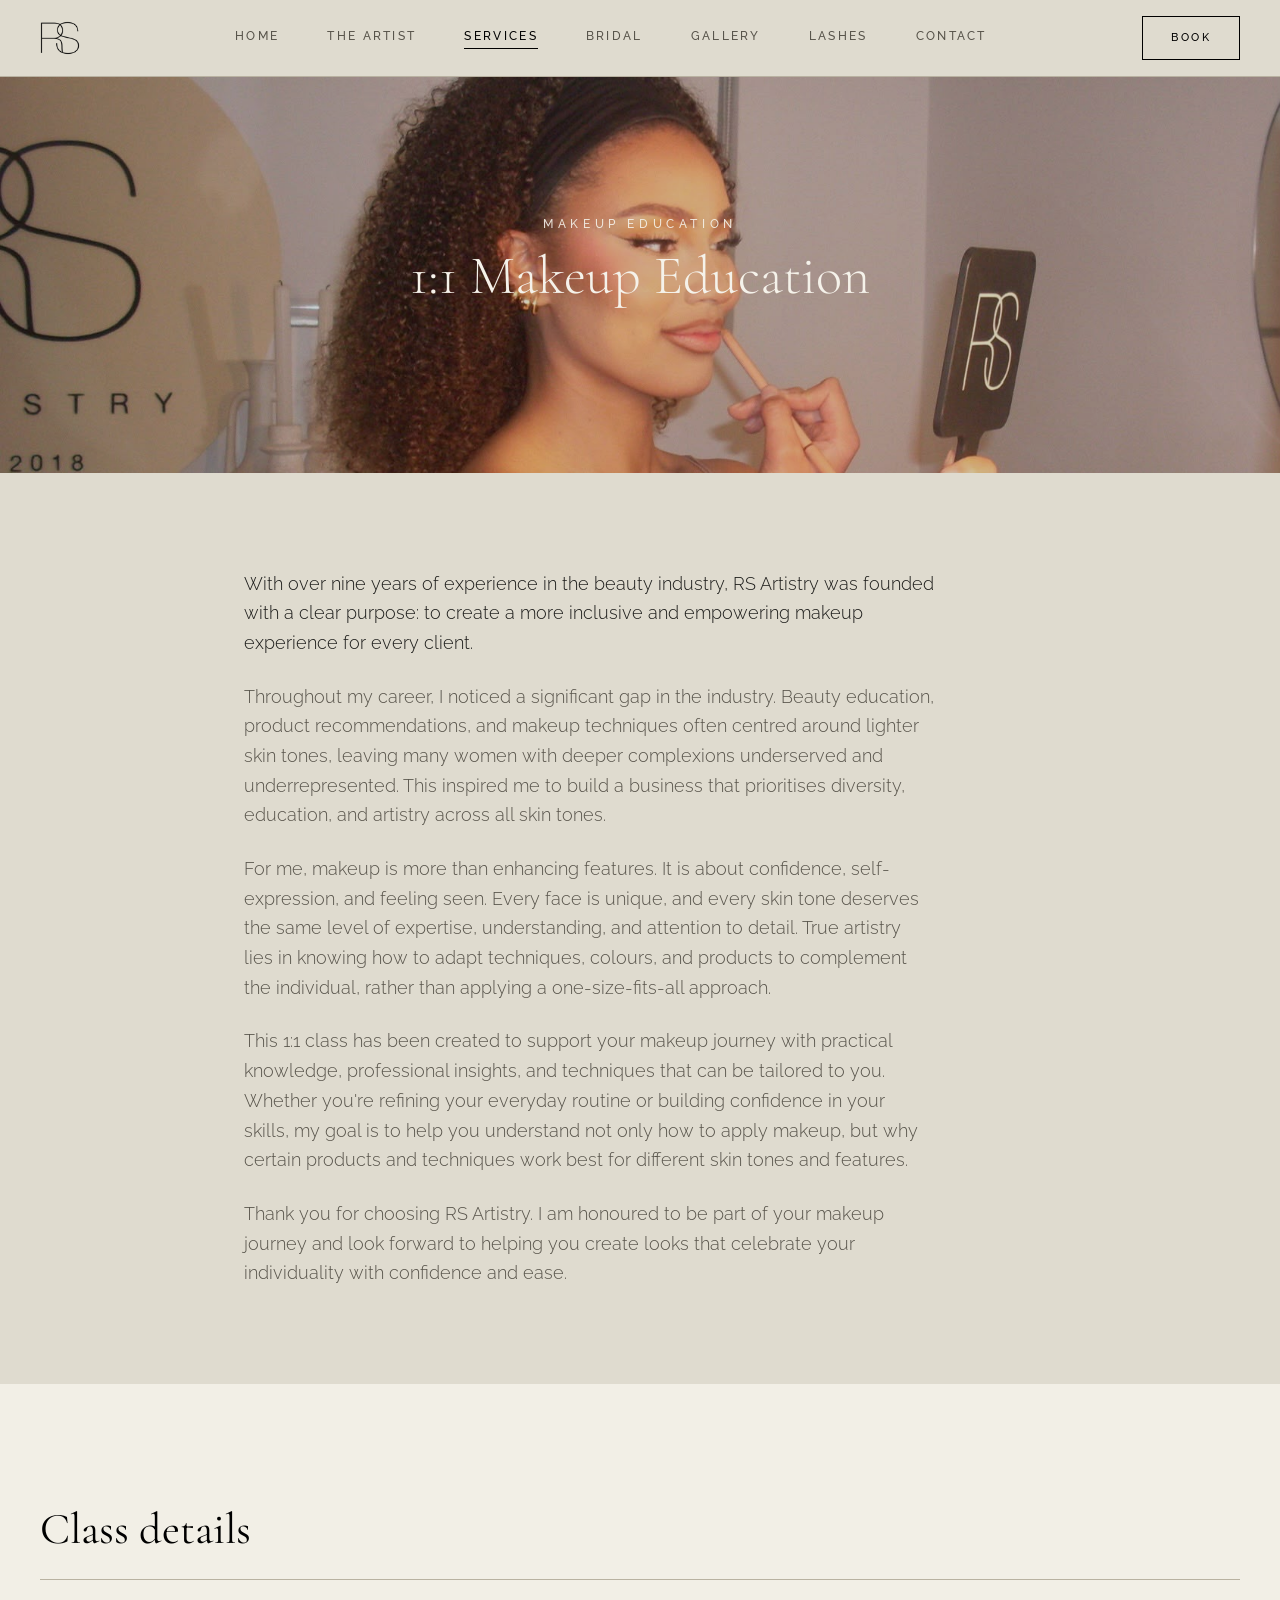
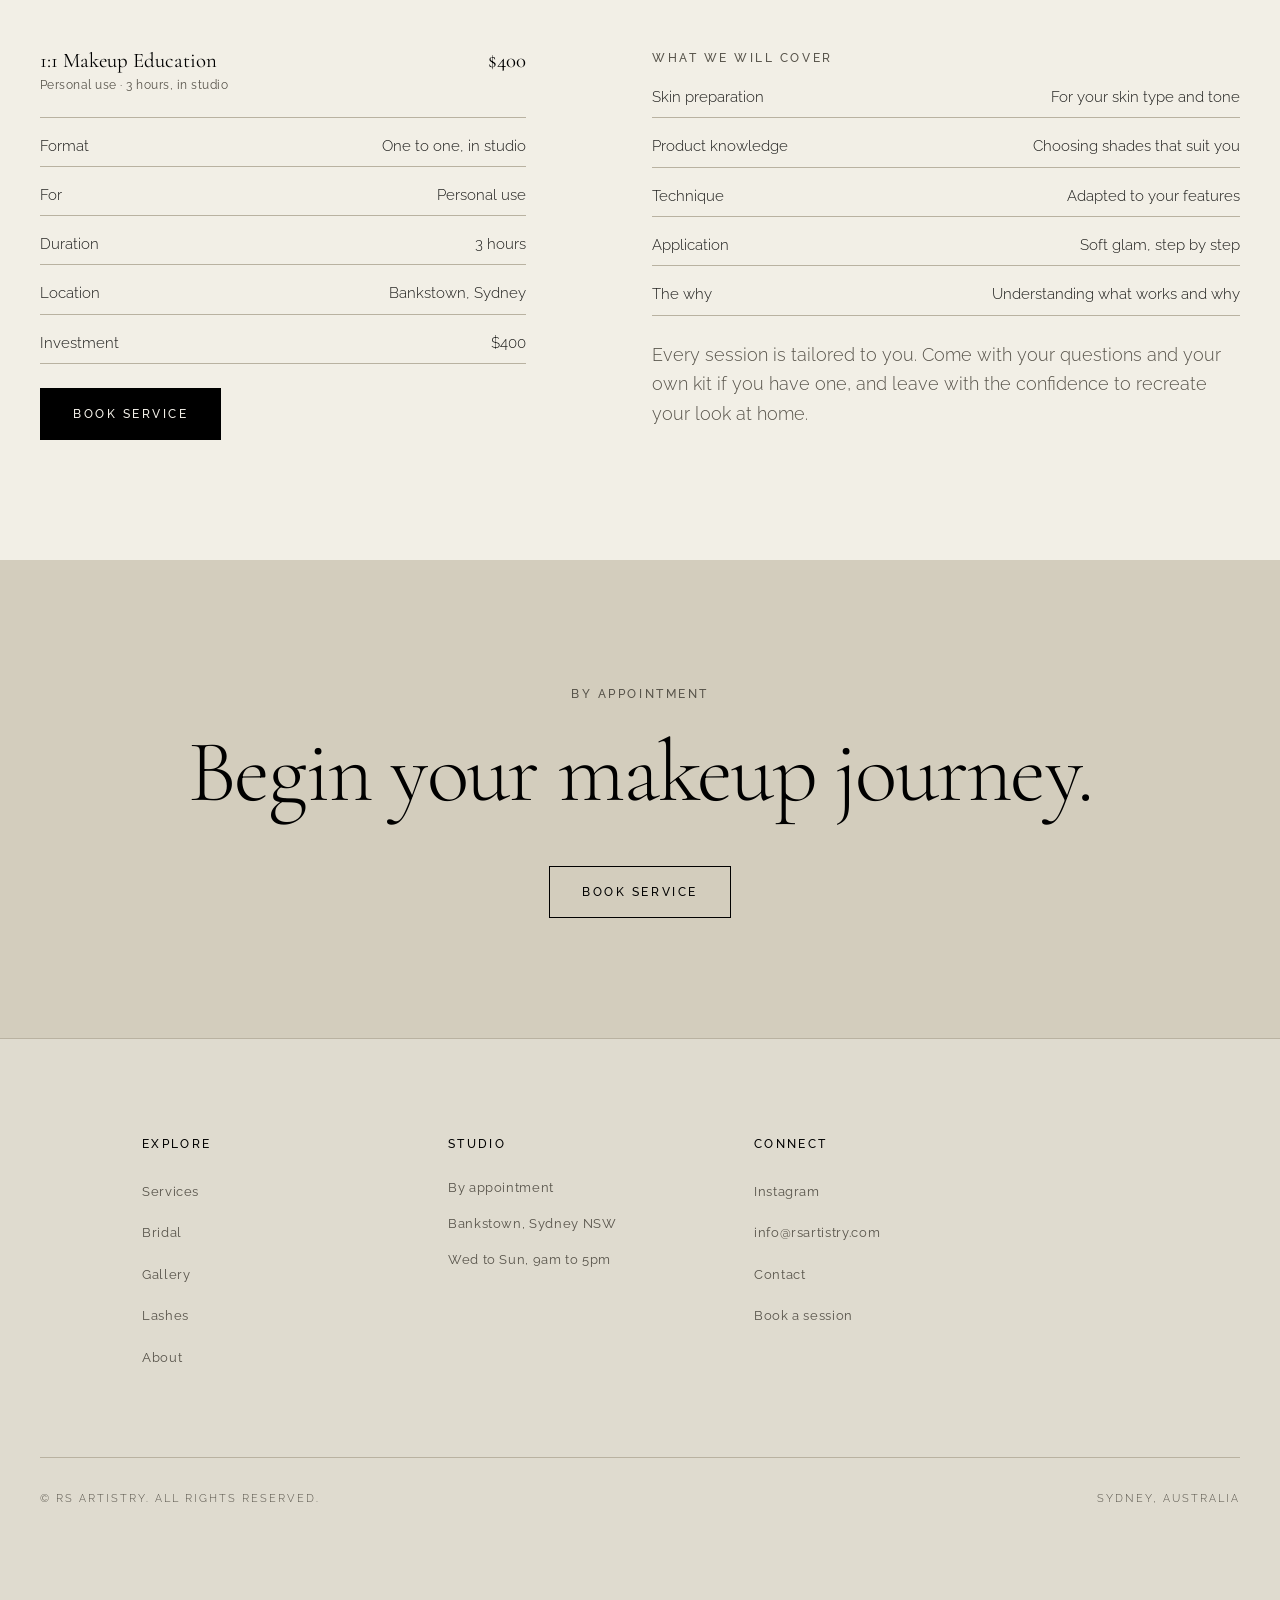
<file: makeup-education.html>
<!DOCTYPE html>
<html lang="en">
<head>
<meta charset="utf-8">
<meta name="viewport" content="width=device-width, initial-scale=1.0">
<title>1:1 Makeup Education | RS Artistry, Sydney Makeup Studio</title>
<meta name="description" content="One to one makeup education with Silvia of RS Artistry in Sydney. A personal class built on inclusive artistry, tailored to your features and skin tone.">
<link rel="icon" type="image/png" href="favicon.png">
<link rel="apple-touch-icon" href="apple-touch-icon.png">
<link rel="preconnect" href="https://fonts.googleapis.com">
<link rel="preconnect" href="https://fonts.gstatic.com" crossorigin>
<link href="https://fonts.googleapis.com/css2?family=Cormorant+Garamond:ital,wght@0,300;0,400;0,500;1,300;1,400&family=Raleway:wght@300;400;500&display=swap" rel="stylesheet">
<link rel="stylesheet" href="css/styles.css?v=2">
<meta property="og:type" content="website"/>
<meta property="og:site_name" content="RS Artistry"/>
<meta property="og:title" content="RS Artistry - Sydney Makeup Artist"/>
<meta property="og:description" content="Sydney makeup artist. Editorial bridal, signature glam and luxe lashes."/>
<meta property="og:image" content="https://rsartistry.com/images/og-image.jpg"/>
<meta name="twitter:card" content="summary_large_image"/>
<meta name="twitter:title" content="RS Artistry - Sydney Makeup Artist"/>
<meta name="twitter:image" content="https://rsartistry.com/images/og-image.jpg"/>
</head>
<body>

<!-- ============================ HEADER ============================ -->
<header class="site-header">
  <div class="site-header__inner">
    <a class="brand" href="index.html" aria-label="RS Artistry home"><img class="brand-mark" src="images/rs-logo.png" alt="" width="496" height="424"><span class="brand-word">RS Artistry</span></a>
    <nav class="nav" id="primary-nav" aria-label="Primary">
      <a class="nav-link" href="index.html">Home</a>
      <a class="nav-link" href="about.html">The Artist</a>
      <a class="nav-link is-active" href="services.html" aria-current="page">Services</a>
      <a class="nav-link" href="bridal.html">Bridal</a>
      <a class="nav-link" href="gallery.html">Gallery</a>
      <a class="nav-link" href="lashes.html">Lashes</a>
      <a class="nav-link" href="contact.html">Contact</a>
    </nav>
    <div class="nav__actions">
      <a class="btn nav-book" href="book.html">Book</a>
      <button class="nav-toggle" aria-label="Toggle menu" aria-expanded="false" aria-controls="primary-nav">
        <span class="nav-toggle__bar"></span>
      </button>
    </div>
  </div>
</header>

<main>

  <!-- ===================== HERO BANNER ===================== -->
  <section class="mono-hero mono-hero--slim">
    <div class="mono-hero__media">
      <img src="images/education-hero.jpg" style="object-position:center 22%" alt="A one to one makeup education session at the RS Artistry studio" fetchpriority="high">
    </div>
    <div class="mono-hero__inner">
      <span class="mono-hero__eyebrow">Makeup Education</span>
      <h1 class="mono-hero__title" style="font-style:normal">1:1 Makeup Education</h1>
    </div>
  </section>

  <!-- ===================== INTRODUCTION ===================== -->
  <section class="section--tight">
    <div class="container grid12">
      <div class="col-7 start-3 reveal stack">
        <p class="lead">With over nine years of experience in the beauty industry, RS Artistry was founded with a clear purpose: to create a more inclusive and empowering makeup experience for every client.</p>
        <p class="body-lg muted">Throughout my career, I noticed a significant gap in the industry. Beauty education, product recommendations, and makeup techniques often centred around lighter skin tones, leaving many women with deeper complexions underserved and underrepresented. This inspired me to build a business that prioritises diversity, education, and artistry across all skin tones.</p>
        <p class="body-lg muted">For me, makeup is more than enhancing features. It is about confidence, self-expression, and feeling seen. Every face is unique, and every skin tone deserves the same level of expertise, understanding, and attention to detail. True artistry lies in knowing how to adapt techniques, colours, and products to complement the individual, rather than applying a one-size-fits-all approach.</p>
        <p class="body-lg muted">This 1:1 class has been created to support your makeup journey with practical knowledge, professional insights, and techniques that can be tailored to you. Whether you're refining your everyday routine or building confidence in your skills, my goal is to help you understand not only how to apply makeup, but why certain products and techniques work best for different skin tones and features.</p>
        <p class="body-lg muted">Thank you for choosing RS Artistry. I am honoured to be part of your makeup journey and look forward to helping you create looks that celebrate your individuality with confidence and ease.</p>
      </div>
    </div>
  </section>

  <!-- ===================== CLASS DETAILS ===================== -->
  <section class="section section--paper">
    <div class="container">
      <div class="reveal mb-6">
        <h2 class="headline" style="border-bottom:1px solid var(--hairline); padding-bottom:var(--space-3)">Class details</h2>
      </div>
      <div class="grid12" style="align-items:start">
        <div class="col-5 reveal stack">
          <ul class="service-list">
            <li class="service-row">
              <span class="service-row__name">1:1 Makeup Education<span class="service-row__meta">Personal use &middot; 3 hours, in studio</span></span>
              <span class="service-row__price">$400</span>
            </li>
          </ul>
          <ul class="stack-sm" style="margin-top:var(--space-2)">
            <li class="price-row"><span>Format</span><span>One to one, in studio</span></li>
            <li class="price-row"><span>For</span><span>Personal use</span></li>
            <li class="price-row"><span>Duration</span><span>3 hours</span></li>
            <li class="price-row"><span>Location</span><span>Bankstown, Sydney</span></li>
            <li class="price-row"><span>Investment</span><span>$400</span></li>
          </ul>
          <a class="btn btn--solid" href="book.html">Book service</a>
        </div>
        <div class="col-6 start-7 reveal stack">
          <p class="eyebrow">What we will cover</p>
          <ul class="stack-sm" style="margin-top:var(--space-2)">
            <li class="price-row"><span>Skin preparation</span><span>For your skin type and tone</span></li>
            <li class="price-row"><span>Product knowledge</span><span>Choosing shades that suit you</span></li>
            <li class="price-row"><span>Technique</span><span>Adapted to your features</span></li>
            <li class="price-row"><span>Application</span><span>Soft glam, step by step</span></li>
            <li class="price-row"><span>The why</span><span>Understanding what works and why</span></li>
          </ul>
          <p class="body-lg muted">Every session is tailored to you. Come with your questions and your own kit if you have one, and leave with the confidence to recreate your look at home.</p>
        </div>
      </div>
    </div>
  </section>

  <!-- ===================== CTA ===================== -->
  <section class="section section--sand text-center">
    <div class="container reveal">
      <p class="eyebrow mb-3">By appointment</p>
      <h2 class="display mb-5">Begin your makeup journey.</h2>
      <a class="btn" href="book.html">Book service</a>
    </div>
  </section>

</main>

<!-- ============================ FOOTER ============================ -->
<footer class="site-footer">
  <div class="container grid12">
    <div class="col-3 start-2 footer-col">
      <h4>Explore</h4>
      <ul>
        <li><a class="footer-link" href="services.html">Services</a></li>
        <li><a class="footer-link" href="bridal.html">Bridal</a></li>
        <li><a class="footer-link" href="gallery.html">Gallery</a></li>
        <li><a class="footer-link" href="lashes.html">Lashes</a></li>
        <li><a class="footer-link" href="about.html">About</a></li>
      </ul>
    </div>
    <div class="col-3 footer-col">
      <h4>Studio</h4>
      <ul>
        <li class="footer-meta">By appointment</li>
        <li class="footer-meta">Bankstown, Sydney NSW</li>
        <li class="footer-meta">Wed to Sun, 9am to 5pm</li>
      </ul>
    </div>
    <div class="col-3 footer-col">
      <h4>Connect</h4>
      <ul>
        <li><a class="footer-link" href="https://instagram.com/rsartistry" target="_blank" rel="noopener">Instagram</a></li>
        <li><a class="footer-link" href="mailto:info@rsartistry.com">info@rsartistry.com</a></li>
        <li><a class="footer-link" href="contact.html">Contact</a></li>
        <li><a class="footer-link" href="book.html">Book a session</a></li>
      </ul>
    </div>
    <div class="footer-bottom">
      <span>&copy; RS Artistry. All rights reserved.</span>
      <span>Sydney, Australia</span>
    </div>
  </div>
</footer>

<script src="js/main.js?v=2" defer></script>
</body>
</html>
</file>
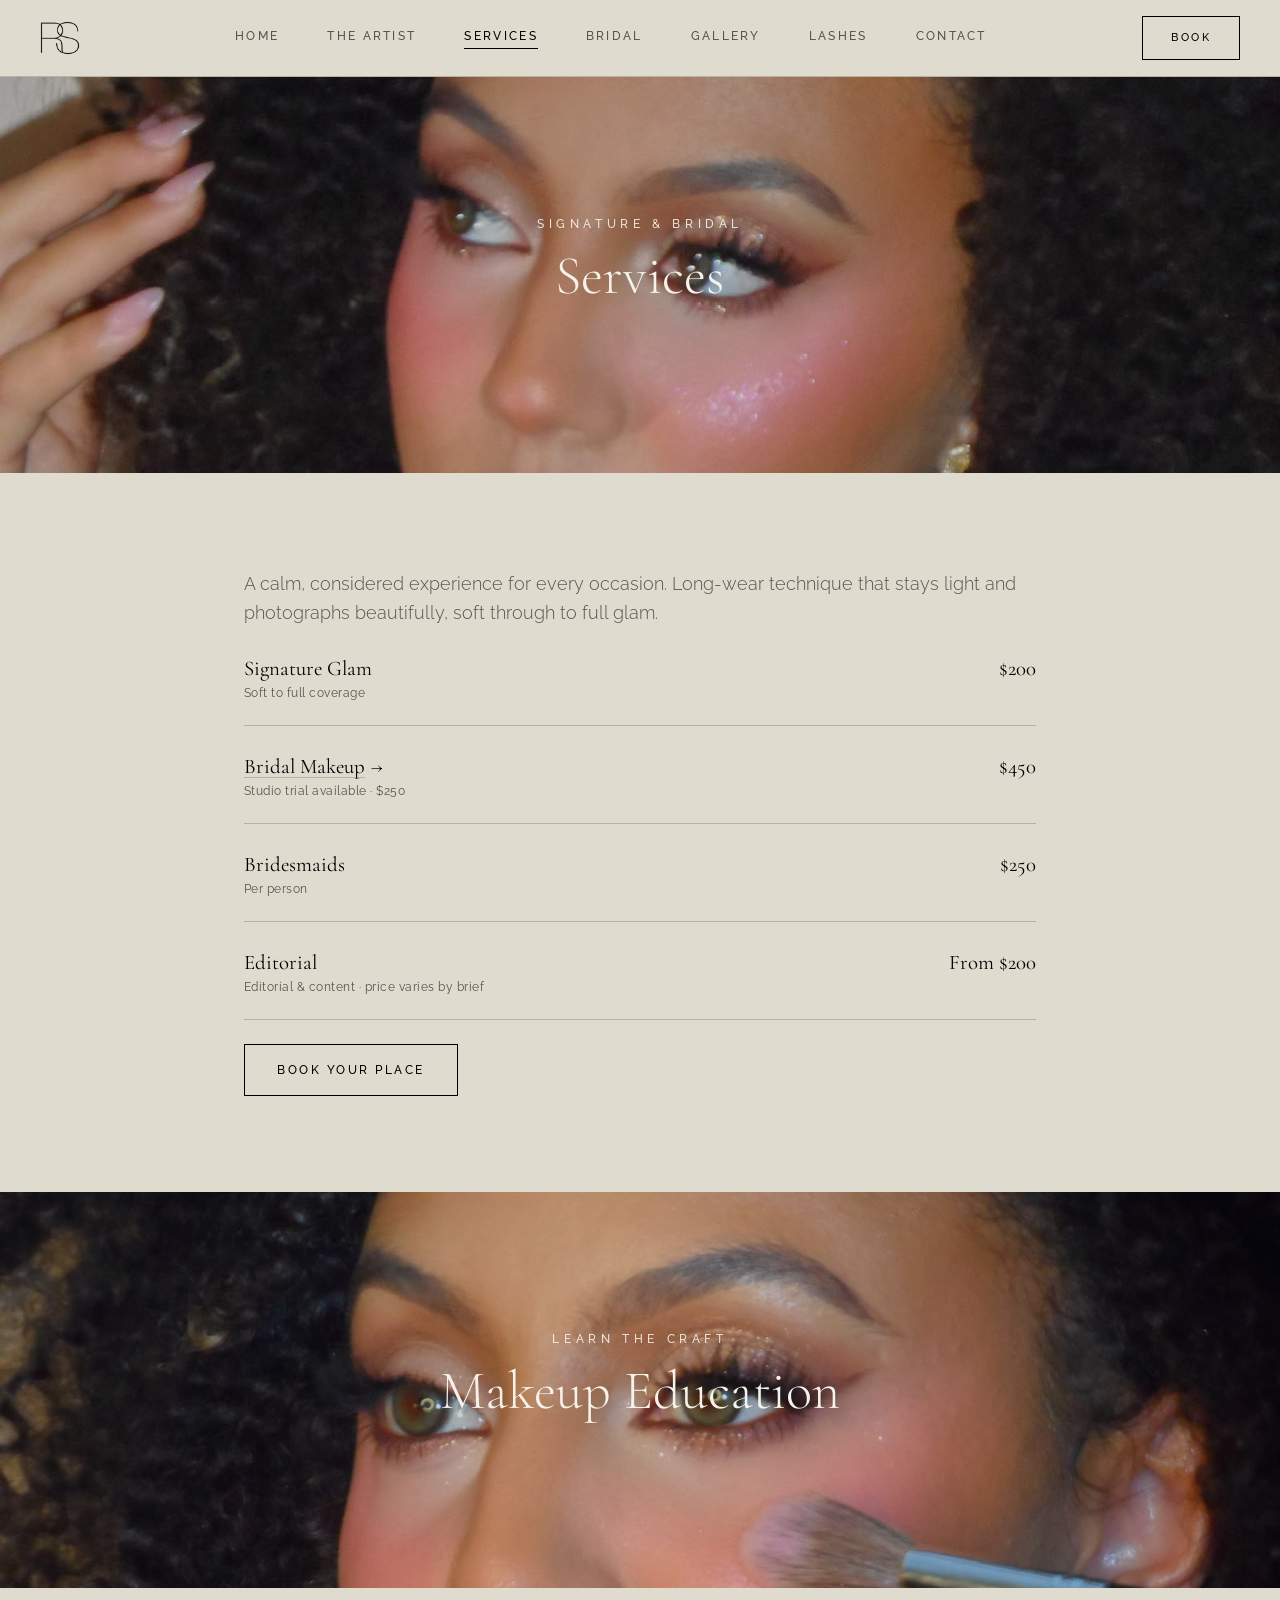
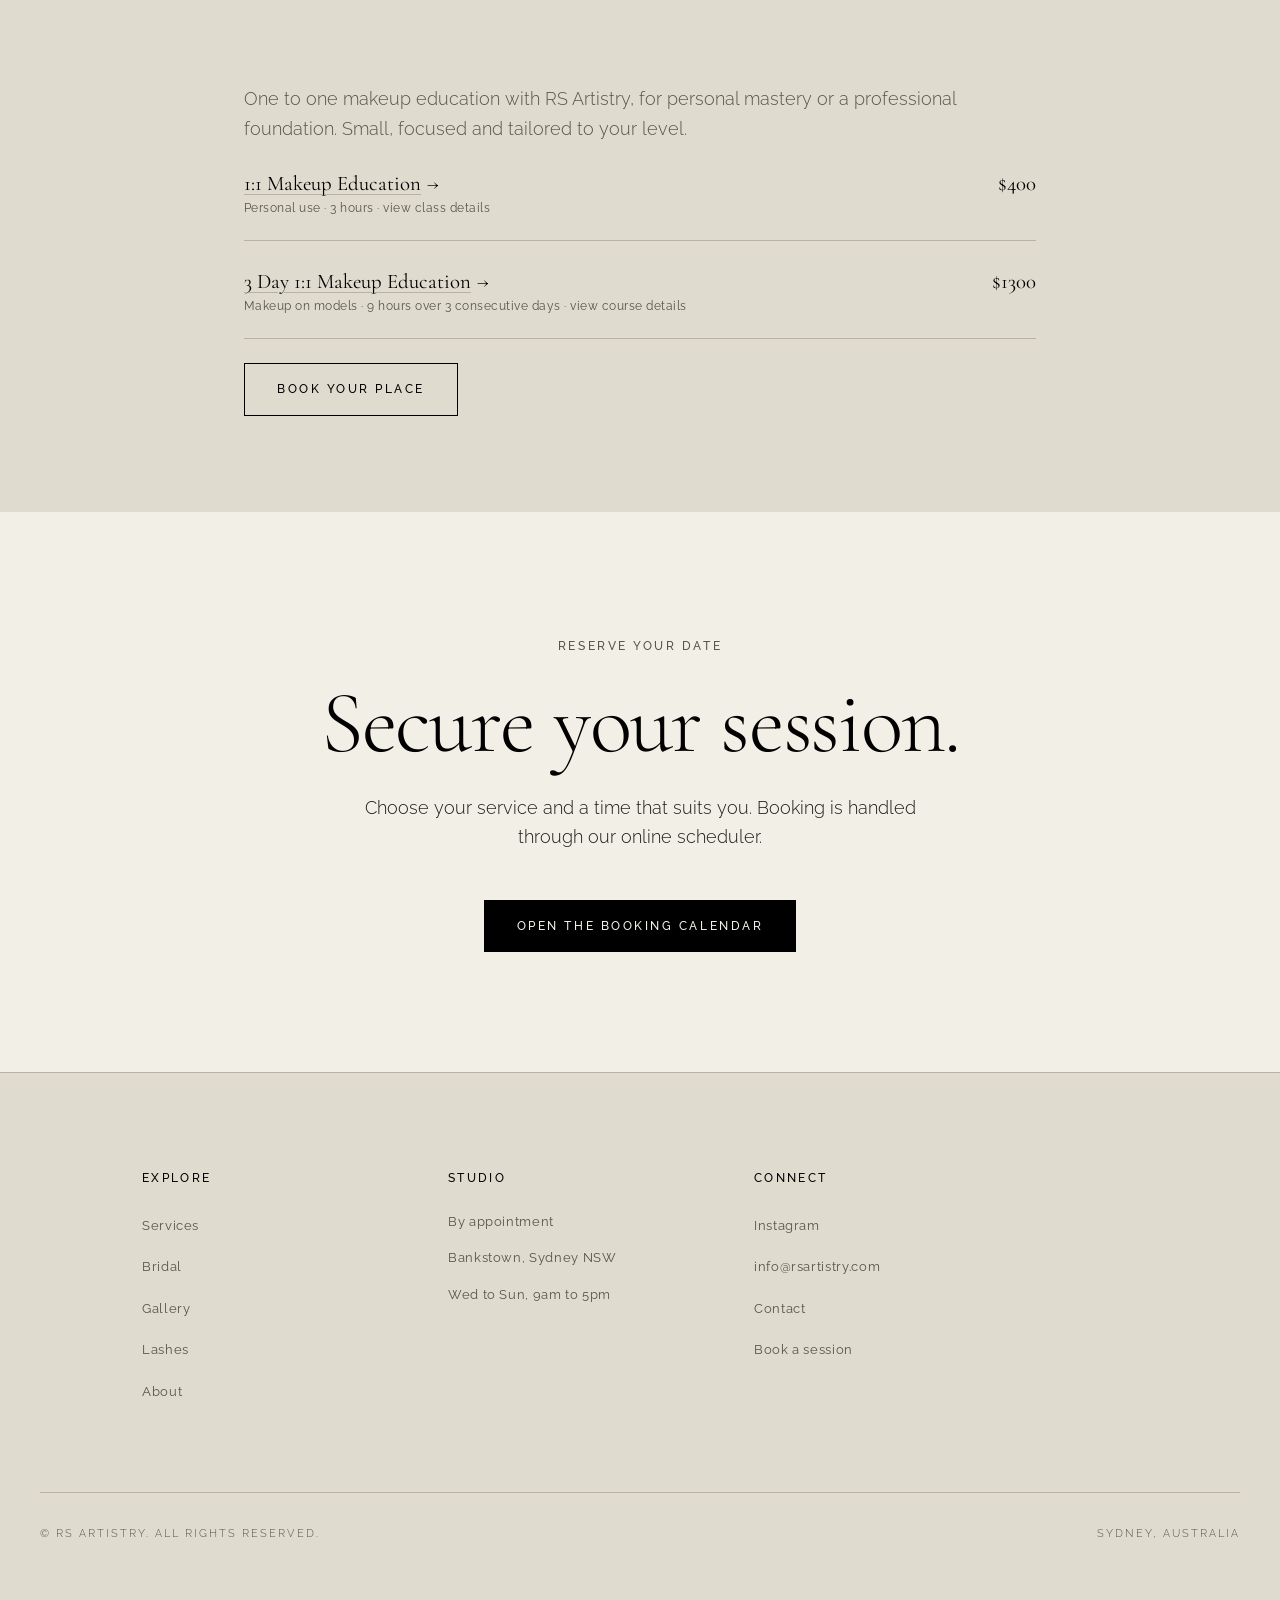
<file: services.html>
<!DOCTYPE html>
<html lang="en">
<head>
<meta charset="utf-8">
<meta name="viewport" content="width=device-width, initial-scale=1.0">
<title>Services | RS Artistry, Sydney Makeup Studio</title>
<meta name="description" content="Bridal, special event and editorial makeup services from RS Artistry in Sydney. Warm minimalism, long-wear technique and architectural precision.">
<link rel="icon" type="image/png" href="favicon.png">
<link rel="apple-touch-icon" href="apple-touch-icon.png">
<link rel="preconnect" href="https://fonts.googleapis.com">
<link rel="preconnect" href="https://fonts.gstatic.com" crossorigin>
<link href="https://fonts.googleapis.com/css2?family=Cormorant+Garamond:ital,wght@0,300;0,400;0,500;1,300;1,400&family=Raleway:wght@300;400;500&display=swap" rel="stylesheet">
<link rel="stylesheet" href="css/styles.css?v=2">
<meta property="og:type" content="website"/>
<meta property="og:site_name" content="RS Artistry"/>
<meta property="og:title" content="RS Artistry - Sydney Makeup Artist"/>
<meta property="og:description" content="Sydney makeup artist. Editorial bridal, signature glam and luxe lashes."/>
<meta property="og:image" content="https://rsartistry.com/images/og-image.jpg"/>
<meta name="twitter:card" content="summary_large_image"/>
<meta name="twitter:title" content="RS Artistry - Sydney Makeup Artist"/>
<meta name="twitter:image" content="https://rsartistry.com/images/og-image.jpg"/>
</head>
<body>

<!-- ============================ HEADER ============================ -->
<header class="site-header">
  <div class="site-header__inner">
    <a class="brand" href="index.html" aria-label="RS Artistry home"><img class="brand-mark" src="images/rs-logo.png" alt="" width="496" height="424"><span class="brand-word">RS Artistry</span></a>
    <nav class="nav" id="primary-nav" aria-label="Primary">
      <a class="nav-link" href="index.html">Home</a>
      <a class="nav-link" href="about.html">The Artist</a>
      <a class="nav-link is-active" href="services.html" aria-current="page">Services</a>
      <a class="nav-link" href="bridal.html">Bridal</a>
      <a class="nav-link" href="gallery.html">Gallery</a>
      <a class="nav-link" href="lashes.html">Lashes</a>
      <a class="nav-link" href="contact.html">Contact</a>
    </nav>
    <div class="nav__actions">
      <a class="btn nav-book" href="book.html">Book</a>
      <button class="nav-toggle" aria-label="Toggle menu" aria-expanded="false" aria-controls="primary-nav">
        <span class="nav-toggle__bar"></span>
      </button>
    </div>
  </div>
</header>

<main>

  <!-- ===================== SERVICES ===================== -->
  <section class="mono-hero mono-hero--slim">
    <div class="mono-hero__media">
      <img src="images/services-banner.jpg" style="object-position:center 44%" alt="Signature and bridal makeup by RS Artistry" fetchpriority="high">
    </div>
    <div class="mono-hero__inner">
      <span class="mono-hero__eyebrow">Signature &amp; bridal</span>
      <h2 class="mono-hero__title" style="font-style:normal">Services</h2>
    </div>
  </section>

  <section class="section--tight">
    <div class="container grid12 reveal">
      <div class="col-8 start-3 stack">
        <p class="lead muted">A calm, considered experience for every occasion. Long-wear technique that stays light and photographs beautifully, soft through to full glam.</p>
        <ul class="service-list">
          <li class="service-row">
            <span class="service-row__name">Signature Glam<span class="service-row__meta">Soft to full coverage</span></span>
            <span class="service-row__price">$200</span>
          </li>
          <li class="service-row">
            <span class="service-row__name"><a class="service-row__link" href="bridal.html">Bridal Makeup<span class="arrow">&rarr;</span></a><span class="service-row__meta">Studio trial available &middot; $250</span></span>
            <span class="service-row__price">$450</span>
          </li>
          <li class="service-row">
            <span class="service-row__name">Bridesmaids<span class="service-row__meta">Per person</span></span>
            <span class="service-row__price">$250</span>
          </li>
          <li class="service-row">
            <span class="service-row__name">Editorial<span class="service-row__meta">Editorial &amp; content &middot; price varies by brief</span></span>
            <span class="service-row__price">From $200</span>
          </li>
        </ul>
        <a class="btn" href="book.html">Book your place</a>
      </div>
    </div>
  </section>

  <!-- ===================== MAKEUP EDUCATION ===================== -->
  <section class="mono-hero mono-hero--slim">
    <div class="mono-hero__media">
      <img src="images/education-craft.jpg" style="object-position:center 28%" alt="Makeup education at the RS Artistry studio" loading="lazy" decoding="async">
    </div>
    <div class="mono-hero__inner">
      <span class="mono-hero__eyebrow">Learn the craft</span>
      <h2 class="mono-hero__title" style="font-style:normal">Makeup Education</h2>
    </div>
  </section>

  <section class="section--tight">
    <div class="container grid12 reveal">
      <div class="col-8 start-3 stack">
        <p class="lead muted">One to one makeup education with RS Artistry, for personal mastery or a professional foundation. Small, focused and tailored to your level.</p>
        <ul class="service-list">
          <li class="service-row">
            <span class="service-row__name"><a class="service-row__link" href="makeup-education.html">1:1 Makeup Education<span class="arrow">&rarr;</span></a><span class="service-row__meta">Personal use &middot; 3 hours &middot; view class details</span></span>
            <span class="service-row__price">$400</span>
          </li>
          <li class="service-row">
            <span class="service-row__name"><a class="service-row__link" href="makeup-education-intensive.html">3 Day 1:1 Makeup Education<span class="arrow">&rarr;</span></a><span class="service-row__meta">Makeup on models &middot; 9 hours over 3 consecutive days &middot; view course details</span></span>
            <span class="service-row__price">$1300</span>
          </li>
        </ul>
        <a class="btn" href="book.html">Book your place</a>
      </div>
    </div>
  </section>

  <!-- ===================== BOOKING CTA ===================== -->
  <section class="section section--paper">
    <div class="container text-center reveal">
      <p class="eyebrow mb-3">Reserve your date</p>
      <h2 class="display mb-3">Secure your session.</h2>
      <p class="lead maxw-md mx-auto mb-5">Choose your service and a time that suits you. Booking is handled through our online scheduler.</p>
      <a class="btn btn--solid" href="book.html">Open the booking calendar</a>
    </div>
  </section>

</main>

<!-- ============================ FOOTER ============================ -->
<footer class="site-footer">
  <div class="container grid12">
    <div class="col-3 start-2 footer-col">
      <h4>Explore</h4>
      <ul>
        <li><a class="footer-link" href="services.html">Services</a></li>
        <li><a class="footer-link" href="bridal.html">Bridal</a></li>
        <li><a class="footer-link" href="gallery.html">Gallery</a></li>
        <li><a class="footer-link" href="lashes.html">Lashes</a></li>
        <li><a class="footer-link" href="about.html">About</a></li>
      </ul>
    </div>
    <div class="col-3 footer-col">
      <h4>Studio</h4>
      <ul>
        <li class="footer-meta">By appointment</li>
        <li class="footer-meta">Bankstown, Sydney NSW</li>
        <li class="footer-meta">Wed to Sun, 9am to 5pm</li>
      </ul>
    </div>
    <div class="col-3 footer-col">
      <h4>Connect</h4>
      <ul>
        <li><a class="footer-link" href="https://instagram.com/rsartistry" target="_blank" rel="noopener">Instagram</a></li>
        <li><a class="footer-link" href="mailto:info@rsartistry.com">info@rsartistry.com</a></li>
        <li><a class="footer-link" href="contact.html">Contact</a></li>
        <li><a class="footer-link" href="book.html">Book a session</a></li>
      </ul>
    </div>
    <div class="footer-bottom">
      <span>&copy; RS Artistry. All rights reserved.</span>
      <span>Sydney, Australia</span>
    </div>
  </div>
</footer>

<script src="js/main.js?v=2" defer></script>
</body>
</html>
</file>
<file: css/styles.css>
/* ==========================================================================
   RS Artistry - Editorial Studio
   Consolidated stylesheet
   --------------------------------------------------------------------------
   1.  Design tokens (:root)
   2.  Reset & base
   3.  Typography helpers
   4.  Layout (container, grid, sections)
   5.  Buttons & links
   6.  Header / navigation
   7.  Footer
   8.  Components (cards, products, forms, chips, hairlines)
   9.  Page modules (hero, gallery strip, masonry, lightbox, booking)
   10. Animations (reveal, hero zoom, marquee)
   11. Utilities
   12. Responsive refinements
   ========================================================================== */

/* ==========================================================================
   1. DESIGN TOKENS
   Strict greige + black brand palette. All hue comes from photography.
   ========================================================================== */
:root {
  /* Surfaces */
  --bg: #DFDBCF;            /* primary warm greige background */
  --bg-twin: #E0DCD0;       /* near twin, interchangeable */
  --paper: #F2EFE6;         /* lighter paper for alternating sections / cards */
  --sand: #D3CDBD;          /* deeper sand for alternating sections */

  /* Ink */
  --ink: #000000;           /* headings, logo, key lines - pure black */
  --body: #1A1A18;          /* body copy, softened very slightly */
  --muted: #57534A;         /* eyebrows, captions, secondary UI text */
  --hairline: #B9B2A1;      /* soft taupe rules and borders */

  /* On-dark (over photography / charcoal overlays) */
  --on-dark: #F5F2EA;
  --overlay: rgba(0, 0, 0, 0.28);

  /* Type families */
  --font-display: "Cormorant Garamond", Georgia, "Times New Roman", serif;
  --font-body: "Raleway", "Helvetica Neue", Arial, sans-serif;

  /* Spacing scale (8px base) */
  --space-1: 8px;
  --space-2: 16px;
  --space-3: 24px;
  --space-4: 32px;
  --space-5: 48px;
  --space-6: 64px;
  --space-8: 96px;
  --section-gap: 120px;
  --margin-safe: 40px;
  --gutter: 24px;
  --maxw: 1440px;

  /* Motion */
  --ease-soft: cubic-bezier(0.22, 1, 0.36, 1);
}

/* ==========================================================================
   2. RESET & BASE
   ========================================================================== */
*,
*::before,
*::after { box-sizing: border-box; }

html {
  -webkit-text-size-adjust: 100%;
  scroll-behavior: smooth;
}

@media (prefers-reduced-motion: reduce) {
  html { scroll-behavior: auto; }
}

body {
  margin: 0;
  background-color: var(--bg);
  color: var(--body);
  font-family: var(--font-body);
  font-weight: 300;
  font-size: 16px;
  line-height: 1.6;
  -webkit-font-smoothing: antialiased;
  -moz-osx-font-smoothing: grayscale;
  overflow-x: hidden;
}

img {
  display: block;
  max-width: 100%;
  height: auto;
}

a { color: inherit; text-decoration: none; }

button {
  font-family: inherit;
  cursor: pointer;
  border: none;
  background: none;
  color: inherit;
}

h1, h2, h3, h4, h5, h6 {
  margin: 0;
  font-family: var(--font-display);
  font-weight: 300;
  color: var(--ink);
}

p { margin: 0; }

ul { margin: 0; padding: 0; list-style: none; }

:focus-visible {
  outline: 2px solid var(--ink);
  outline-offset: 3px;
}

/* ==========================================================================
   3. TYPOGRAPHY HELPERS
   ========================================================================== */
.display {
  font-family: var(--font-display);
  font-weight: 300;
  font-size: clamp(3rem, 7vw, 5.5rem);
  line-height: 1.02;
  letter-spacing: -0.02em;
  color: var(--ink);
}

.headline {
  font-family: var(--font-display);
  font-weight: 400;
  font-size: clamp(2rem, 4vw, 2.75rem);
  line-height: 1.15;
  color: var(--ink);
}

.subhead {
  font-family: var(--font-display);
  font-weight: 400;
  font-size: clamp(1.4rem, 2.2vw, 1.65rem);
  line-height: 1.2;
  color: var(--ink);
}

.eyebrow {
  display: inline-block;
  font-family: var(--font-body);
  font-weight: 500;
  font-size: 0.72rem;
  letter-spacing: 0.22em;
  text-transform: uppercase;
  color: var(--muted);
}

.lead {
  font-size: clamp(1.05rem, 1.4vw, 1.15rem);
  font-weight: 300;
  line-height: 1.65;
  color: var(--body);
}

.body-lg { font-size: 1.125rem; font-weight: 300; line-height: 1.65; }

.muted { color: var(--muted); }

.italic-quote {
  font-family: var(--font-display);
  font-style: italic;
  font-weight: 300;
  line-height: 1.3;
  color: var(--ink);
}

/* ==========================================================================
   4. LAYOUT
   ========================================================================== */
.container {
  width: 100%;
  max-width: var(--maxw);
  margin-inline: auto;
  padding-inline: var(--margin-safe);
}

.section { padding-block: var(--section-gap); }
.section--tight { padding-block: var(--space-8); }
.section--paper { background-color: var(--paper); }
.section--sand { background-color: var(--sand); }

/* Mobile first: single column. Becomes a 12 column grid at >= 768px. */
.grid12 {
  display: grid;
  grid-template-columns: 1fr;
  gap: var(--space-5);
}

/* Column placement helpers (desktop) */
@media (min-width: 768px) {
  .grid12 {
    grid-template-columns: repeat(12, 1fr);
    gap: var(--gutter);
  }
  .col-2 { grid-column: auto / span 2; }
  .col-3 { grid-column: auto / span 3; }
  .col-4 { grid-column: auto / span 4; }
  .col-5 { grid-column: auto / span 5; }
  .col-6 { grid-column: auto / span 6; }
  .col-7 { grid-column: auto / span 7; }
  .col-8 { grid-column: auto / span 8; }
  .col-10 { grid-column: auto / span 10; }
  .col-12 { grid-column: 1 / -1; }
  .start-2 { grid-column-start: 2; }
  .start-3 { grid-column-start: 3; }
  .start-4 { grid-column-start: 4; }
  .start-7 { grid-column-start: 7; }
  .start-8 { grid-column-start: 8; }
  .start-9 { grid-column-start: 9; }
}

.stack > * + * { margin-top: var(--space-3); }
.stack-sm > * + * { margin-top: var(--space-2); }
.stack-lg > * + * { margin-top: var(--space-5); }

.hairline {
  height: 1px;
  width: 100%;
  background-color: var(--hairline);
  border: 0;
}

/* ==========================================================================
   5. BUTTONS & TEXT LINKS
   Sharp corners, understated. No fill on hover for outline variant.
   ========================================================================== */
.btn {
  display: inline-flex;
  align-items: center;
  justify-content: center;
  gap: var(--space-1);
  font-family: var(--font-body);
  font-weight: 500;
  font-size: 0.72rem;
  letter-spacing: 0.22em;
  text-transform: uppercase;
  padding: 16px 32px;
  border: 1px solid var(--ink);
  background: transparent;
  color: var(--ink);
  border-radius: 0;
  transition: opacity 0.35s ease, background-color 0.45s ease, color 0.45s ease, transform 0.2s ease;
}
.btn:hover { opacity: 0.7; }
.btn:active { transform: scale(0.97); }

.btn--solid {
  background-color: var(--ink);
  color: var(--on-dark);
}
.btn--solid:hover {
  opacity: 1;
  background-color: transparent;
  color: var(--ink);
}

.btn--on-dark {
  border-color: var(--on-dark);
  color: var(--on-dark);
}
.btn--on-dark:hover {
  opacity: 1;
  background-color: var(--on-dark);
  color: var(--ink);
}

.btn--block { width: 100%; }

.btn[disabled],
.btn.is-disabled {
  cursor: not-allowed;
  opacity: 0.45;
  border-style: dashed;
}
.btn[disabled]:hover,
.btn.is-disabled:hover { opacity: 0.45; }

/* Understated underline text link */
.link-line {
  display: inline-flex;
  align-items: center;
  gap: var(--space-1);
  font-family: var(--font-body);
  font-weight: 500;
  font-size: 0.72rem;
  letter-spacing: 0.22em;
  text-transform: uppercase;
  color: var(--ink);
  padding-bottom: 4px;
  border-bottom: 1px solid var(--hairline);
  transition: border-color 0.35s ease;
}
.link-line:hover { border-bottom-color: var(--ink); }
.link-line .arrow { transition: transform 0.35s ease; }
.link-line:hover .arrow { transform: translateX(4px); }

/* ==========================================================================
   6. HEADER / NAVIGATION
   ========================================================================== */
.site-header {
  position: sticky;
  top: 0;
  z-index: 60;
  width: 100%;
  background-color: var(--bg);
  border-bottom: 1px solid var(--hairline);
}

.site-header__inner {
  display: flex;
  align-items: center;
  justify-content: space-between;
  max-width: var(--maxw);
  margin-inline: auto;
  padding: var(--space-2) var(--margin-safe);
}

.brand {
  display: inline-flex;
  align-items: center;
  gap: 12px;
  color: var(--ink);
  line-height: 1;
}
.brand-mark {
  height: 34px;
  width: auto;
  display: block;
}
.brand-word {
  /* Logo mark stands alone on every viewport */
  display: none;
}
@media (max-width: 600px) {
  .brand-mark { height: 32px; }
}

.nav {
  display: flex;
  align-items: center;
  gap: var(--space-5);
}

.nav-link {
  font-family: var(--font-body);
  font-weight: 500;
  font-size: 0.72rem;
  letter-spacing: 0.2em;
  text-transform: uppercase;
  color: var(--muted);
  padding-bottom: 2px;
  border-bottom: 1px solid transparent;
  transition: color 0.3s ease, border-color 0.3s ease;
}
.nav-link:hover { color: var(--ink); }
.nav-link.is-active {
  color: var(--ink);
  border-bottom-color: var(--ink);
}

.nav__actions {
  display: flex;
  align-items: center;
  gap: var(--space-3);
}

.nav-book {
  padding: 12px 28px;
  font-size: 0.7rem;
}

/* Mobile menu toggle */
.nav-toggle {
  display: none;
  width: 40px;
  height: 40px;
  align-items: center;
  justify-content: center;
}
.nav-toggle__bar {
  position: relative;
  display: block;
  width: 22px;
  height: 1px;
  background-color: var(--ink);
}
.nav-toggle__bar::before,
.nav-toggle__bar::after {
  content: "";
  position: absolute;
  left: 0;
  width: 22px;
  height: 1px;
  background-color: var(--ink);
  transition: transform 0.3s ease;
}
.nav-toggle__bar::before { top: -7px; }
.nav-toggle__bar::after { top: 7px; }

@media (max-width: 900px) {
  .nav { display: none; }
  .nav-toggle { display: inline-flex; }

  .nav.is-open {
    display: flex;
    flex-direction: column;
    align-items: flex-start;
    gap: var(--space-4);
    position: absolute;
    top: 100%;
    left: 0;
    right: 0;
    background-color: var(--bg);
    border-bottom: 1px solid var(--hairline);
    padding: var(--space-5) var(--margin-safe);
  }
  .nav.is-open .nav-link { font-size: 0.85rem; }
}

/* ==========================================================================
   7. FOOTER
   ========================================================================== */
.site-footer {
  border-top: 1px solid var(--hairline);
  background-color: var(--bg);
  padding-block: var(--space-8);
}

.footer-brand {
  font-family: var(--font-display);
  font-weight: 400;
  font-size: 2rem;
  color: var(--ink);
  margin-bottom: var(--space-3);
}

.footer-col h4 {
  font-family: var(--font-body);
  font-weight: 500;
  font-size: 0.72rem;
  letter-spacing: 0.2em;
  text-transform: uppercase;
  color: var(--ink);
  margin-bottom: var(--space-3);
}

.footer-col li + li { margin-top: var(--space-2); }

.footer-link,
.footer-meta {
  font-family: var(--font-body);
  font-weight: 400;
  font-size: 0.8rem;
  letter-spacing: 0.05em;
  color: var(--muted);
  transition: color 0.3s ease;
}
a.footer-link:hover { color: var(--ink); }

.footer-bottom {
  grid-column: 1 / -1;
  margin-top: var(--space-6);
  padding-top: var(--space-4);
  border-top: 1px solid var(--hairline);
  display: flex;
  flex-wrap: wrap;
  gap: var(--space-2);
  justify-content: space-between;
}
.footer-bottom span {
  font-family: var(--font-body);
  font-size: 0.7rem;
  letter-spacing: 0.18em;
  text-transform: uppercase;
  color: var(--muted);
}

/* ==========================================================================
   8. COMPONENTS
   ========================================================================== */

/* --- Image frame (intrinsic ratio + cover) --- */
.frame {
  position: relative;
  overflow: hidden;
  background-color: var(--sand);
}
.frame img {
  width: 100%;
  height: 100%;
  object-fit: cover;
}
.ratio-4x5 { aspect-ratio: 4 / 5; }
.ratio-3x4 { aspect-ratio: 3 / 4; }
.ratio-3x2 { aspect-ratio: 3 / 2; }
.ratio-1x1 { aspect-ratio: 1 / 1; }
.ratio-21x9 { aspect-ratio: 21 / 9; }

/* --- Service / feature card --- */
.feature-card { display: block; }
.feature-card .frame img {
  transition: transform 0.9s var(--ease-soft);
}
.feature-card:hover .frame img { transform: scale(1.05); }
.feature-card h3 { margin: var(--space-3) 0 var(--space-1); }
.feature-card p { color: var(--muted); margin-bottom: var(--space-2); }

/* Staggered offset for editorial rhythm (desktop) */
@media (min-width: 768px) {
  .offset-down { margin-top: var(--space-8); }
}

/* --- Product card (Shopify-ready shell) --- */
.product-grid {
  display: grid;
  grid-template-columns: repeat(auto-fill, minmax(280px, 1fr));
  gap: var(--space-5) var(--gutter);
}

.product-card {
  display: flex;
  flex-direction: column;
  background-color: var(--paper);
  border: 1px solid var(--hairline);
}
.product-card__media {
  position: relative;
  aspect-ratio: 1 / 1;
  overflow: hidden;
  background-color: var(--paper);
}
.product-card__media img {
  position: absolute;
  inset: 0;
  width: 100%;
  height: 100%;
  object-fit: cover;
  transition: opacity 0.6s var(--ease-soft);
}
/* Hover swap: product image cross-fades to the look (model) image */
.product-card__media-hover { opacity: 0; }
.product-card:hover .product-card__media-hover { opacity: 1; }
.product-card:hover .product-card__media-primary { opacity: 0; }

.product-card__badge {
  position: absolute;
  z-index: 2;
  top: var(--space-2);
  left: var(--space-2);
  font-family: var(--font-body);
  font-weight: 500;
  font-size: 0.62rem;
  letter-spacing: 0.18em;
  text-transform: uppercase;
  color: var(--ink);
  background-color: var(--bg);
  padding: 6px 12px;
  border: 1px solid var(--hairline);
}

.product-card__body {
  display: flex;
  flex-direction: column;
  flex: 1;
  padding: var(--space-4);
}
.product-card__name {
  font-family: var(--font-display);
  font-weight: 400;
  font-size: 1.4rem;
  color: var(--ink);
  margin-bottom: var(--space-1);
}
.product-card__desc {
  font-size: 0.9rem;
  color: var(--muted);
  margin-bottom: var(--space-3);
  flex: 1;
}
.product-card__row {
  display: flex;
  align-items: center;
  justify-content: space-between;
  gap: var(--space-2);
  margin-bottom: var(--space-3);
}
.product-card__price {
  font-family: var(--font-display);
  font-size: 1.5rem;
  color: var(--ink);
}
.product-card__note {
  font-family: var(--font-body);
  font-size: 0.66rem;
  letter-spacing: 0.16em;
  text-transform: uppercase;
  color: var(--muted);
}
/* Shopify Buy Button wrapper — sits below the description, full card width.
   The button is forced to match the site's outline .btn--block style
   (Shopify injects its own runtime styles, so !important is required). */
.product-card__buy { margin-top: var(--space-1); }
.product-card__buy .shopify-buy-frame,
.product-card__buy .shopify-buy__product { width: 100%; max-width: 100%; }
.product-card__buy .shopify-buy__btn-wrapper { margin: 0; }
/* Shopify's live price — styled to match the old .product-card__price */
.product-card__buy .shopify-buy__product__price {
  margin: 0 0 var(--space-3) !important;
  padding: 0 !important;
  text-align: left !important;
}
.product-card__buy .shopify-buy__product__actual-price {
  font-family: var(--font-display) !important;
  font-weight: 400 !important;
  font-size: 1.5rem !important;
  line-height: 1 !important;
  letter-spacing: 0 !important;
  color: var(--ink) !important;
}
/* iframe:false drops Shopify's base reset, so its screen-reader price
   labels ("Regular price" / "Sale price") become visible. Re-hide them
   visually while keeping them available to assistive tech. */
.product-card__buy .visuallyhidden {
  position: absolute !important;
  width: 1px !important;
  height: 1px !important;
  padding: 0 !important;
  margin: -1px !important;
  overflow: hidden !important;
  clip: rect(0 0 0 0) !important;
  white-space: nowrap !important;
  border: 0 !important;
}
.product-card__buy .shopify-buy__btn {
  display: inline-flex !important;
  align-items: center !important;
  justify-content: center !important;
  width: 100% !important;
  font-family: var(--font-body) !important;
  font-weight: 500 !important;
  font-size: 0.72rem !important;
  letter-spacing: 0.22em !important;
  text-transform: uppercase !important;
  padding: 16px 32px !important;
  border: 1px solid var(--ink) !important;
  border-radius: 0 !important;
  background-color: transparent !important;
  color: var(--ink) !important;
  transition: opacity 0.35s ease !important;
}
.product-card__buy .shopify-buy__btn:hover {
  background-color: transparent !important;
  color: var(--ink) !important;
  opacity: 0.7 !important;
}

/* --- Forms --- */
.field { position: relative; }
.field label {
  display: block;
  font-family: var(--font-body);
  font-weight: 500;
  font-size: 0.72rem;
  letter-spacing: 0.16em;
  text-transform: uppercase;
  color: var(--muted);
  margin-bottom: var(--space-1);
  transition: color 0.3s ease;
}
.field input,
.field select,
.field textarea {
  width: 100%;
  background: transparent;
  border: 0;
  border-bottom: 1px solid var(--hairline);
  padding: 10px 0;
  font-family: var(--font-body);
  font-size: 1rem;
  font-weight: 300;
  color: var(--ink);
  border-radius: 0;
}
.field textarea { resize: vertical; }
.field input::placeholder,
.field textarea::placeholder { color: var(--muted); opacity: 0.6; }
.field input:focus,
.field select:focus,
.field textarea:focus {
  outline: none;
  border-bottom-color: var(--ink);
}
.field.is-focused label { color: var(--ink); }
.field select { appearance: none; background-image: none; }

/* --- Filter chips --- */
.filters {
  display: flex;
  flex-wrap: wrap;
  align-items: center;
  justify-content: center;
  gap: var(--space-2);
}
.chip {
  font-family: var(--font-body);
  font-weight: 500;
  font-size: 0.72rem;
  letter-spacing: 0.2em;
  text-transform: uppercase;
  color: var(--muted);
  padding: 8px 14px;
  border-bottom: 1px solid transparent;
  transition: color 0.3s ease, border-color 0.3s ease;
}
.chip:hover { color: var(--ink); }
.chip.is-active {
  color: var(--ink);
  border-bottom-color: var(--ink);
}
.chip-sep { color: var(--hairline); }

/* ==========================================================================
   9. PAGE MODULES
   ========================================================================== */

/* --- Hero (full bleed with image + overlay) --- */
.hero {
  position: relative;
  min-height: min(92vh, 880px);
  display: flex;
  align-items: center;
  justify-content: center;
  overflow: hidden;
  text-align: center;
}
.hero__media { position: absolute; inset: 0; z-index: 0; }
.hero__slides { position: absolute; inset: 0; }
.hero__slide {
  position: absolute;
  inset: 0;
  width: 100%;
  height: 100%;
  object-fit: cover;
  object-position: center 20%;
  opacity: 0;
  transition: opacity 1.4s var(--ease-soft);
  will-change: opacity;
}
.hero__slide.is-active {
  opacity: 1;
}
.hero__media::after {
  content: "";
  position: absolute;
  inset: 0;
  background-color: var(--overlay);
}
.hero__dots {
  position: absolute;
  z-index: 2;
  left: 50%;
  bottom: var(--space-5);
  transform: translateX(-50%);
  display: flex;
  gap: var(--space-2);
  align-items: center;
}
.hero__dot {
  appearance: none;
  border: 0;
  padding: 0;
  cursor: pointer;
  width: 28px;
  height: 2px;
  background-color: var(--on-dark);
  opacity: 0.35;
  transition: opacity 0.5s var(--ease-soft), width 0.5s var(--ease-soft);
}
.hero__dot:hover { opacity: 0.7; }
.hero__dot.is-active { opacity: 1; width: 44px; }
.hero__dot:focus-visible { outline: 2px solid var(--on-dark); outline-offset: 4px; }
.hero__inner {
  position: relative;
  z-index: 1;
  color: var(--on-dark);
  width: 100%;
  max-width: 760px;
  margin-inline: auto;
  padding-inline: var(--margin-safe);
}
.hero__title {
  font-family: var(--font-display);
  font-weight: 300;
  font-size: clamp(3.25rem, 11vw, 8rem);
  line-height: 0.95;
  letter-spacing: -0.02em;
  color: var(--on-dark);
  margin-bottom: var(--space-3);
}
.hero__title--logo {
  line-height: 0;
  margin-bottom: var(--space-4);
}
.hero__title--logo img {
  display: block;
  width: clamp(180px, 30vw, 320px);
  height: auto;
  margin-inline: auto;
  opacity: 0.92;
}
.hero__eyebrow {
  color: var(--on-dark);
  opacity: 0.9;
  font-family: var(--font-display);
  font-weight: 400;
  font-style: italic;
  font-size: clamp(1.15rem, 3.4vw, 1.65rem);
  line-height: 1.2;
  letter-spacing: 0.02em;
  text-transform: none;
}
.hero__tagline {
  font-family: var(--font-body);
  font-weight: 300;
  font-size: 0.85rem;
  letter-spacing: 0.28em;
  text-transform: uppercase;
  opacity: 0.85;
  margin-bottom: var(--space-5);
}

/* --- Page hero (text only, on greige) --- */
.page-hero { padding-block: var(--section-gap) var(--space-6); }
.page-hero .display { margin-bottom: var(--space-3); }

/* --- Gallery teaser strip (auto-scroll marquee) --- */
.strip { overflow: hidden; }
.strip__track {
  display: flex;
  width: max-content;
  animation: marquee 40s linear infinite;
  will-change: transform;            /* keep on its own GPU layer for smooth scroll */
  transform: translateZ(0);
}
/* Pause on hover only where a real pointer exists, so touch taps don't freeze it */
@media (hover: hover) {
  .strip:hover .strip__track { animation-play-state: paused; }
}
.strip__track:focus-within { animation-play-state: paused; }
.strip__item {
  height: 380px;
  width: auto;
  flex: 0 0 auto;
  margin-right: var(--space-2);      /* trailing space on every item = seamless loop */
}
.strip__item img {
  height: 100%;
  width: auto;
  object-fit: cover;
}
/* Smaller screens have a shorter track, so speed the loop up a lot */
@media (max-width: 768px) {
  .strip__track { animation-duration: 12s; }
}
@media (max-width: 600px) {
  .strip__item { height: 260px; }
}

/* --- Gallery editorial masthead --- */
.gallery-masthead__meta {
  display: flex;
  justify-content: space-between;
  align-items: baseline;
  gap: var(--space-3);
  margin-bottom: var(--space-3);
}
.gallery-masthead .hairline { margin: 0; }
.gallery-masthead__main {
  display: flex;
  flex-wrap: wrap;
  align-items: flex-end;
  justify-content: space-between;
  gap: var(--space-2) var(--space-5);
  margin-block: var(--space-5) var(--space-4);
}
.gallery-masthead__main .display { margin: 0; }
.gallery-masthead__count {
  font-family: var(--font-body);
  font-weight: 500;
  font-size: 0.72rem;
  letter-spacing: 0.2em;
  text-transform: uppercase;
  color: var(--muted);
  white-space: nowrap;
  padding-bottom: 0.6rem;
}

/* --- Gallery closing pull quote --- */
.gallery-quote {
  margin: 0;
  max-width: 46rem;
  margin-inline: auto;
  text-align: center;
  padding-block: var(--space-8);
  border-top: 1px solid var(--hairline);
  border-bottom: 1px solid var(--hairline);
}
.gallery-quote blockquote {
  margin: 0;
  font-family: var(--font-display);
  font-style: italic;
  font-weight: 300;
  font-size: clamp(1.6rem, 3.6vw, 2.5rem);
  line-height: 1.3;
  color: var(--ink);
}
.gallery-quote figcaption {
  margin-top: var(--space-4);
  font-family: var(--font-body);
  font-weight: 500;
  font-size: 0.7rem;
  letter-spacing: 0.22em;
  text-transform: uppercase;
  color: var(--muted);
}

/* --- Gallery grid (uniform tiles) --- */
.masonry {
  display: grid;
  grid-template-columns: 1fr;
  gap: var(--gutter);
}
@media (min-width: 600px) { .masonry { grid-template-columns: repeat(2, 1fr); } }
@media (min-width: 1024px) { .masonry { grid-template-columns: repeat(3, 1fr); } }

.masonry__item { margin: 0; }
.masonry__item[hidden] { display: none; }

.gallery-card {
  position: relative;
  overflow: hidden;
  background-color: var(--sand);
  cursor: zoom-in;
  aspect-ratio: 4 / 5;
  transition: transform 0.6s var(--ease-soft);
}
.gallery-card img {
  width: 100%;
  height: 100%;
  display: block;
  object-fit: cover;
  object-position: center 30%;
  filter: grayscale(0.08);
  transition: filter 0.7s ease;
}
@media (min-width: 1024px) {
  .gallery-card:hover { transform: translateY(-8px); }
  .gallery-card:hover img { filter: grayscale(0); }
}
.gallery-card__caption {
  position: absolute;
  inset-inline: 0;
  bottom: 0;
  padding: var(--space-3);
  background: linear-gradient(to top, rgba(0, 0, 0, 0.55), transparent);
  transform: translateY(101%);
  transition: transform 0.45s var(--ease-soft);
}
@media (min-width: 1024px) {
  .gallery-card:hover .gallery-card__caption { transform: translateY(0); }
}
.gallery-card__cat {
  font-family: var(--font-body);
  font-weight: 500;
  font-size: 0.66rem;
  letter-spacing: 0.2em;
  text-transform: uppercase;
  color: #fff;
}
.gallery-card__title {
  font-family: var(--font-display);
  font-style: italic;
  font-size: 1.05rem;
  color: rgba(255, 255, 255, 0.85);
  margin-top: 2px;
}

/* ==========================================================================
   GALLERY MONOGRAPH (editorial portfolio layout)
   ========================================================================== */

/* Margin marker (rotated, desktop only) */
.margin-marker {
  position: fixed;
  left: 16px;
  top: 50%;
  transform: rotate(-90deg);
  transform-origin: left center;
  z-index: 40;
  font-family: var(--font-body);
  font-weight: 500;
  font-size: 0.6rem;
  letter-spacing: 0.5em;
  text-transform: uppercase;
  color: var(--hairline);
  pointer-events: none;
}
@media (max-width: 1100px) { .margin-marker { display: none; } }

/* Full-bleed hero */
.mono-hero {
  position: relative;
  height: min(92vh, 860px);
  width: 100%;
  overflow: hidden;
  display: flex;
  align-items: center;
  justify-content: center;
  text-align: center;
}
/* Slim banner variant (e.g. lashes page) */
.mono-hero--slim { height: clamp(300px, 44vh, 420px); }
.mono-hero--slim .mono-hero__title { font-size: clamp(2.25rem, 6vw, 3.4rem); }
.mono-hero--slim .mono-hero__eyebrow { margin-bottom: var(--space-2); }
.mono-hero__media { position: absolute; inset: 0; z-index: 0; background-color: #2a2622; }
.mono-hero__media img { width: 100%; height: 100%; object-fit: cover; }
.mono-hero__media::after {
  content: "";
  position: absolute;
  inset: 0;
  background-color: rgba(0, 0, 0, 0.18);
}
.mono-hero__inner {
  position: relative;
  z-index: 1;
  color: var(--on-dark);
  padding-inline: var(--margin-safe);
}
.mono-hero__eyebrow {
  display: block;
  font-family: var(--font-body);
  font-weight: 500;
  font-size: 0.72rem;
  letter-spacing: 0.4em;
  text-transform: uppercase;
  margin-bottom: var(--space-3);
  opacity: 0.9;
}
.mono-hero__title {
  font-family: var(--font-display);
  font-style: italic;
  font-weight: 300;
  font-size: clamp(2.75rem, 7.5vw, 4.5rem);
  line-height: 1;
  color: var(--on-dark);
  margin-bottom: var(--space-4);
}
.mono-hero__rule {
  display: inline-block;
  padding-top: var(--space-3);
  border-top: 1px solid rgba(245, 242, 234, 0.5);
  font-family: var(--font-body);
  font-weight: 500;
  font-size: 0.7rem;
  letter-spacing: 0.22em;
  text-transform: uppercase;
}
/* Top-anchored hero title — keeps text clear of a centred subject's face */
.mono-hero--top { align-items: flex-start; }
.mono-hero--top .mono-hero__inner {
  padding-top: clamp(2rem, 8vh, 4.5rem);
}
.mono-hero--top .mono-hero__media::after {
  background: linear-gradient(to bottom,
    rgba(0, 0, 0, 0.5) 0%,
    rgba(0, 0, 0, 0.22) 34%,
    rgba(0, 0, 0, 0.14) 60%,
    rgba(0, 0, 0, 0.14) 100%);
}

/* Series sections */
.series { padding-block: var(--section-gap); }
.series__intro { margin-bottom: var(--space-8); max-width: 42rem; }
.series__intro--spread {
  max-width: none;
  display: flex;
  flex-wrap: wrap;
  align-items: flex-end;
  justify-content: space-between;
  gap: var(--space-4);
}
.series__intro--spread > .series__lead-wrap { max-width: 36rem; }
.series__num {
  display: block;
  font-family: var(--font-body);
  font-weight: 500;
  font-size: 0.72rem;
  letter-spacing: 0.22em;
  text-transform: uppercase;
  color: var(--muted);
  margin-bottom: var(--space-2);
}
.series__title { margin-bottom: var(--space-3); }
.series__lead { color: var(--muted); max-width: 38rem; }
.series__count {
  font-family: var(--font-body);
  font-weight: 500;
  font-size: 0.72rem;
  letter-spacing: 0.22em;
  text-transform: uppercase;
  color: var(--muted);
  white-space: nowrap;
  padding-bottom: 0.4rem;
}

/* Plate (image + caption + hover lift) */
.plate {
  display: block;
  cursor: zoom-in;
  background: none;
  border: 0;
  padding: 0;
  width: 100%;
  text-align: left;
}
.plate__frame {
  overflow: hidden;
  background-color: var(--sand);
}
.plate__frame img {
  display: block;
  width: 100%;
  height: 100%;
  object-fit: cover;
  transition: transform 0.6s var(--ease-soft);
}
.plate--4x5 .plate__frame { aspect-ratio: 4 / 5; }
.plate--3x4 .plate__frame { aspect-ratio: 3 / 4; }
.plate--1x1 .plate__frame { aspect-ratio: 1 / 1; }
.plate--16x9 .plate__frame { aspect-ratio: 16 / 9; }
@media (min-width: 1024px) {
  .plate:hover .plate__frame img { transform: translateY(-8px) scale(1.02); }
}
.plate__caption {
  display: flex;
  justify-content: space-between;
  align-items: baseline;
  gap: var(--space-2);
  margin-top: var(--space-2);
}
.plate__label {
  font-family: var(--font-body);
  font-weight: 500;
  font-size: 0.66rem;
  letter-spacing: 0.18em;
  text-transform: uppercase;
  color: var(--ink);
}
.plate__title {
  font-family: var(--font-display);
  font-style: italic;
  font-size: 1rem;
  color: var(--muted);
}
/* Caption that reveals on hover — only on true pointer devices.
   Touch devices (no hover) always show the caption. */
@media (hover: hover) and (min-width: 1024px) {
  .plate__caption--reveal { opacity: 0; transition: opacity 0.4s ease; }
  .plate:hover .plate__caption--reveal { opacity: 1; }
}

/* Feature spread: large image + side note */
.spread-feature {
  display: flex;
  flex-direction: column;
  align-items: flex-end;
  gap: var(--gutter);
}
@media (min-width: 768px) {
  .spread-feature { flex-direction: row; }
  .spread-feature__main { width: 66%; }
  .spread-feature__aside { width: 34%; padding-bottom: var(--space-6); }
}
.spread-note {
  border-top: 1px solid var(--hairline);
  padding-top: var(--space-3);
}
.spread-note__label {
  display: block;
  font-family: var(--font-body);
  font-weight: 500;
  font-size: 0.72rem;
  letter-spacing: 0.22em;
  text-transform: uppercase;
  color: var(--ink);
  margin-bottom: var(--space-2);
}
.spread-note p { color: var(--muted); font-size: 0.95rem; }

/* Offset pair */
.spread-pair {
  display: grid;
  grid-template-columns: 1fr;
  gap: var(--space-6) var(--gutter);
}
@media (min-width: 768px) {
  .spread-pair { grid-template-columns: repeat(12, 1fr); }
  .spread-pair__a { grid-column: 2 / span 5; }
  .spread-pair__b { grid-column: 8 / span 4; margin-top: var(--space-8); }
  /* Mirrored variant: larger image on the right, offset down; smaller on the left */
  .spread-pair--mirror .spread-pair__a { grid-column: 8 / span 5; margin-top: var(--space-8); }
  .spread-pair--mirror .spread-pair__b { grid-column: 2 / span 4; margin-top: 0; }
}

/* Tonal composite: tall left + two stacked squares */
.composite {
  display: grid;
  grid-template-columns: 1fr;
  gap: var(--gutter);
}
@media (min-width: 768px) {
  .composite { grid-template-columns: 7fr 5fr; align-items: stretch; }
}
.composite__main .plate__frame { aspect-ratio: 4 / 5; }
@media (min-width: 768px) {
  .composite__main { display: flex; }
  .composite__main .plate { display: flex; }
  .composite__main .plate__frame { aspect-ratio: auto; height: 100%; width: 100%; }
}
.composite__side { display: flex; flex-direction: column; gap: var(--gutter); }

/* Full-bleed breakout */
.breakout {
  position: relative;
  width: 100vw;
  left: 50%;
  margin-left: -50vw;
  margin-block: var(--section-gap);
  overflow: hidden;
}
.breakout img {
  display: block;
  width: 100%;
  height: clamp(460px, 82vh, 900px);
  object-fit: cover;
}
.breakout__note {
  position: absolute;
  bottom: var(--space-5);
  right: var(--margin-safe);
  max-width: 22rem;
  background-color: rgba(223, 219, 207, 0.82);
  backdrop-filter: blur(6px);
  padding: var(--space-4);
}
.breakout__note span {
  display: block;
  font-family: var(--font-body);
  font-weight: 500;
  font-size: 0.72rem;
  letter-spacing: 0.22em;
  text-transform: uppercase;
  color: var(--ink);
  margin-bottom: var(--space-2);
}
.breakout__note p { font-family: var(--font-display); font-style: italic; color: var(--ink); }
@media (max-width: 767px) { .breakout__note { display: none; } }

/* Soft glam asymmetric */
.spread-glam {
  display: flex;
  flex-wrap: wrap;
  gap: var(--gutter);
}
.spread-glam__a { width: 100%; }
.spread-glam__b { width: 100%; }
.spread-glam__c { width: 100%; margin-top: var(--space-5); }
@media (min-width: 768px) {
  .spread-glam__a { width: calc(40% - 12px); }
  .spread-glam__b { width: calc(60% - 12px); }
  .spread-glam__c { width: 50%; margin-inline: auto; margin-top: var(--space-5); }
}

/* Interlude pull-quote (paper section) */
.interlude {
  padding-block: var(--section-gap);
  background-color: var(--paper);
}
.interlude__inner {
  max-width: 56rem;
  margin-inline: auto;
  padding-inline: var(--margin-safe);
  text-align: center;
}
.interlude blockquote {
  margin: 0;
  padding-block: var(--space-6);
  border-top: 1px solid var(--hairline);
  border-bottom: 1px solid var(--hairline);
  font-family: var(--font-display);
  font-style: italic;
  font-weight: 300;
  font-size: clamp(1.6rem, 3.6vw, 2.5rem);
  line-height: 1.3;
  color: var(--ink);
}

/* Closing CTA */
.mono-cta {
  padding-block: var(--section-gap);
  border-top: 1px solid var(--hairline);
  text-align: center;
}

/* --- Instagram feed --- */
.ig-feed { padding-block: var(--section-gap); }
.ig-feed__head { text-align: center; margin-bottom: var(--space-6); }
.ig-feed__handle {
  display: inline-block;
  margin-top: var(--space-2);
  font-family: var(--font-body);
  font-weight: 400;
  letter-spacing: 0.08em;
  color: var(--muted);
  border-bottom: 1px solid var(--hairline);
  padding-bottom: 2px;
  transition: color 0.4s var(--ease-soft), border-color 0.4s var(--ease-soft);
}
.ig-feed__handle:hover { color: var(--ink); border-color: var(--ink); }
.ig-grid {
  display: grid;
  grid-template-columns: repeat(3, 1fr);
  gap: var(--space-2);
}
.ig-tile {
  position: relative;
  display: block;
  aspect-ratio: 1 / 1;
  overflow: hidden;
  background-color: var(--sand);
}
.ig-tile img {
  width: 100%;
  height: 100%;
  object-fit: cover;
  transition: transform 0.7s var(--ease-soft);
}
.ig-tile:hover img { transform: scale(1.05); }
.ig-tile__icon {
  position: absolute;
  inset: 0;
  display: flex;
  align-items: center;
  justify-content: center;
  background-color: rgba(8, 8, 6, 0.32);
  opacity: 0;
  transition: opacity 0.4s var(--ease-soft);
}
.ig-tile:hover .ig-tile__icon,
.ig-tile:focus-visible .ig-tile__icon { opacity: 1; }
.ig-tile__icon svg { width: 30px; height: 30px; fill: var(--on-dark); }
.ig-feed__cta { text-align: center; margin-top: var(--space-6); }
@media (max-width: 600px) {
  .ig-grid { grid-template-columns: repeat(2, 1fr); }
}

/* --- Lightbox --- */
.lightbox {
  position: fixed;
  inset: 0;
  z-index: 100;
  display: none;
  align-items: center;
  justify-content: center;
  flex-direction: column;
  padding: var(--space-5);
  background-color: rgba(8, 8, 6, 0.95);
  opacity: 0;
  transition: opacity 0.4s ease;
}
.lightbox.is-open { display: flex; opacity: 1; }
.lightbox__img {
  max-width: 92vw;
  max-height: 78vh;
  object-fit: contain;
  transition: opacity 0.3s ease;
}
.lightbox__img.is-loading { opacity: 0; }
.lightbox__counter {
  position: absolute;
  top: var(--space-4);
  left: var(--space-4);
  font-family: var(--font-body);
  font-weight: 500;
  font-size: 0.72rem;
  letter-spacing: 0.2em;
  color: var(--on-dark);
  opacity: 0.6;
}
.lightbox__caption {
  margin-top: var(--space-4);
  text-align: center;
  color: var(--on-dark);
}
.lightbox__caption-title {
  font-family: var(--font-display);
  font-style: italic;
  font-size: 1.4rem;
  margin-bottom: var(--space-1);
}
.lightbox__caption-cat {
  font-family: var(--font-body);
  font-size: 0.72rem;
  letter-spacing: 0.2em;
  text-transform: uppercase;
  opacity: 0.6;
}
.lightbox__btn {
  position: absolute;
  color: var(--on-dark);
  width: 56px;
  height: 56px;
  display: flex;
  align-items: center;
  justify-content: center;
  font-size: 1.5rem;
  line-height: 1;
  transition: opacity 0.3s ease;
}
.lightbox__btn:hover { opacity: 0.55; }
.lightbox__close { top: var(--space-4); right: var(--space-4); font-size: 2rem; }
.lightbox__prev { left: var(--space-2); top: 50%; transform: translateY(-50%); }
.lightbox__next { right: var(--space-2); top: 50%; transform: translateY(-50%); }
@media (min-width: 768px) {
  .lightbox__prev { left: var(--space-5); }
  .lightbox__next { right: var(--space-5); }
}

/* --- Booking embed placeholder --- */
.booking-embed {
  max-width: 920px;
  margin-inline: auto;
}
/* The live Acuity iframe sits flush and fills the width; embed.js
   auto-resizes the height to fit the scheduler content. */
.booking-embed iframe {
  width: 100%;
  border: 0;
  display: block;
  min-height: 760px;
}
/* Placeholder variant (no live iframe): boxed, centered copy */
.booking-embed--placeholder {
  border: 1px dashed var(--hairline);
  background-color: var(--paper);
  min-height: 540px;
  display: flex;
  flex-direction: column;
  align-items: center;
  justify-content: center;
  text-align: center;
  padding: var(--space-6) var(--space-4);
}
/* On small screens, give the scheduler more width and height so it
   does not feel cramped (pull it closer to the screen edges). */
@media (max-width: 600px) {
  .booking-embed {
    margin-inline: calc(10px - var(--margin-safe));
  }
  .booking-embed iframe { min-height: 920px; }
}
.booking-embed__mark {
  font-family: var(--font-body);
  font-weight: 500;
  font-size: 0.7rem;
  letter-spacing: 0.2em;
  text-transform: uppercase;
  color: var(--muted);
  margin-bottom: var(--space-3);
}

/* --- Quote band --- */
.quote-band {
  text-align: center;
  padding-block: var(--section-gap);
}
.quote-band blockquote {
  margin: 0 auto;
  max-width: 60rem;
  font-family: var(--font-display);
  font-style: italic;
  font-weight: 300;
  font-size: clamp(1.75rem, 4vw, 3rem);
  line-height: 1.25;
  color: var(--ink);
}

/* --- Testimonials --- */
.testimonial {
  text-align: center;
  max-width: 60rem;
  margin-inline: auto;
}
.testimonial__quote {
  font-family: var(--font-display);
  font-style: italic;
  font-weight: 300;
  font-size: clamp(1.5rem, 3vw, 2.25rem);
  line-height: 1.35;
  color: var(--ink);
  margin-bottom: var(--space-4);
  transition: opacity 0.6s ease, transform 0.6s ease;
}
.testimonial__cite {
  font-family: var(--font-body);
  font-weight: 500;
  font-size: 0.72rem;
  letter-spacing: 0.2em;
  text-transform: uppercase;
  color: var(--muted);
  font-style: normal;
}

/* Testimonial wall (masonry-style column flow) */
.testimonial-wall {
  columns: 2;
  column-gap: var(--gutter);
}
.testimonial-card {
  break-inside: avoid;
  -webkit-column-break-inside: avoid;
  margin: 0 0 var(--gutter);
  padding: var(--space-5);
  border: 1px solid var(--hairline);
  background-color: var(--bg);
}
.testimonial-card__quote {
  font-family: var(--font-body);
  font-weight: 300;
  font-size: 1rem;
  line-height: 1.75;
  color: var(--body);
  margin: 0 0 var(--space-4);
}
.testimonial-card__name {
  font-family: var(--font-display);
  font-weight: 400;
  font-size: 1.4rem;
  line-height: 1;
  color: var(--ink);
}
@media (max-width: 768px) {
  .testimonial-wall { columns: 1; }
}

/* --- CTA band over image --- */
.cta-band {
  position: relative;
  min-height: 520px;
  display: flex;
  align-items: center;
  justify-content: center;
  text-align: center;
  overflow: hidden;
}
.cta-band__media { position: absolute; inset: 0; z-index: 0; }
.cta-band__media img { width: 100%; height: 100%; object-fit: cover; }
.cta-band__media::after {
  content: "";
  position: absolute;
  inset: 0;
  background-color: rgba(0, 0, 0, 0.4);
}
.cta-band__inner {
  position: relative;
  z-index: 1;
  color: var(--on-dark);
  padding-inline: var(--margin-safe);
}
.cta-band__title {
  font-family: var(--font-display);
  font-weight: 300;
  color: var(--on-dark);
  font-size: clamp(2rem, 5vw, 3rem);
  margin-bottom: var(--space-5);
}

/* --- Map placeholder --- */
.map-frame {
  position: relative;
  aspect-ratio: 21 / 9;
  overflow: hidden;
  background-color: var(--sand);
}
.map-frame img,
.map-frame iframe {
  width: 100%; height: 100%; object-fit: cover;
  border: 0; display: block;
  filter: grayscale(1);
  transition: filter 0.7s ease;
}
.map-frame img { opacity: 0.7; }
.map-frame:hover img,
.map-frame:hover iframe { filter: grayscale(0); }
.map-pin {
  position: absolute;
  inset: 0;
  display: flex;
  align-items: center;
  justify-content: center;
  pointer-events: none;
}
.map-pin__chip {
  background-color: rgba(223, 219, 207, 0.85);
  backdrop-filter: blur(4px);
  border: 1px solid var(--hairline);
  padding: var(--space-3) var(--space-4);
  text-align: center;
}

/* ==========================================================================
   10. ANIMATIONS
   ========================================================================== */
@keyframes marquee {
  from { transform: translateX(0); }
  to   { transform: translateX(-50%); }
}

@keyframes fadeUp {
  from { opacity: 0; transform: translateY(20px); }
  to   { opacity: 1; transform: translateY(0); }
}

/* Scroll reveal */
.reveal {
  opacity: 0;
  transform: translateY(24px);
  transition: opacity 1s var(--ease-soft), transform 1s var(--ease-soft);
}
.reveal.is-visible { opacity: 1; transform: translateY(0); }

@media (prefers-reduced-motion: reduce) {
  .hero__slide { animation: none; transition: opacity 0.6s linear; }
  .strip__track { animation: none; }
  .reveal { opacity: 1; transform: none; transition: none; }
}

/* ==========================================================================
   11. UTILITIES
   ========================================================================== */
.text-center { text-align: center; }
.mx-auto { margin-inline: auto; }
.maxw-xs { max-width: 22rem; }
.maxw-sm { max-width: 30rem; }
.maxw-md { max-width: 38rem; }
.maxw-lg { max-width: 46rem; }
.mt-1 { margin-top: var(--space-1); }
.mt-2 { margin-top: var(--space-2); }
.mt-3 { margin-top: var(--space-3); }
.mt-4 { margin-top: var(--space-4); }
.mt-5 { margin-top: var(--space-5); }
.mt-6 { margin-top: var(--space-6); }
.mb-2 { margin-bottom: var(--space-2); }
.mb-3 { margin-bottom: var(--space-3); }
.mb-4 { margin-bottom: var(--space-4); }
.mb-5 { margin-bottom: var(--space-5); }
.mb-6 { margin-bottom: var(--space-6); }
.grayscale { filter: grayscale(1); }
.visually-hidden {
  position: absolute;
  width: 1px; height: 1px;
  padding: 0; margin: -1px;
  overflow: hidden;
  clip: rect(0, 0, 0, 0);
  white-space: nowrap; border: 0;
}
.price-row {
  display: flex;
  align-items: center;
  justify-content: space-between;
  padding-bottom: var(--space-1);
  border-bottom: 1px solid var(--hairline);
}
.price-row span { font-size: 0.95rem; }

/* Service menu list (used on the Services page) */
.service-list { width: 100%; }
.service-row {
  display: flex;
  align-items: baseline;
  justify-content: space-between;
  gap: var(--space-3);
  padding-block: var(--space-3);
  border-bottom: 1px solid var(--hairline);
}
.service-row:first-child { padding-top: 0; }
.service-row__name {
  font-family: var(--font-display);
  font-weight: 400;
  font-size: 1.3rem;
  line-height: 1.2;
  color: var(--ink);
}
.service-row__meta {
  display: block;
  margin-top: 4px;
  font-family: var(--font-body);
  font-weight: 400;
  font-size: 0.78rem;
  letter-spacing: 0.04em;
  color: var(--muted);
}
.service-row__link {
  color: inherit;
  text-decoration: underline;
  text-decoration-thickness: 1px;
  text-underline-offset: 4px;
  text-decoration-color: var(--hairline);
  transition: text-decoration-color 0.35s ease;
}
.service-row__link .arrow {
  display: inline-block;
  margin-left: 6px;
  font-size: 0.85em;
  transition: transform 0.35s ease;
}
.service-row__link:hover { text-decoration-color: var(--ink); }
.service-row__link:hover .arrow { transform: translateX(4px); }
.service-row__price {
  font-family: var(--font-display);
  font-weight: 400;
  font-size: 1.3rem;
  color: var(--ink);
  white-space: nowrap;
}

/* --- Booking policies accordion --- */
.policy {
  border-top: 1px solid var(--hairline);
}
.policies .policy:last-child { border-bottom: 1px solid var(--hairline); }
.policy > summary {
  list-style: none;
  cursor: pointer;
  display: flex;
  align-items: center;
  justify-content: space-between;
  gap: var(--space-4);
  padding-block: var(--space-4);
  font-family: var(--font-display);
  font-weight: 400;
  font-size: clamp(1.2rem, 2.6vw, 1.5rem);
  line-height: 1.25;
  color: var(--ink);
  transition: color 0.35s ease;
}
.policy > summary::-webkit-details-marker { display: none; }
.policy > summary:hover { color: var(--muted); }
.policy > summary:focus-visible { outline: 2px solid var(--ink); outline-offset: 4px; }
.policy__icon {
  position: relative;
  flex: 0 0 auto;
  width: 16px;
  height: 16px;
}
.policy__icon::before,
.policy__icon::after {
  content: "";
  position: absolute;
  background-color: var(--ink);
  transition: transform 0.35s var(--ease-soft), opacity 0.35s var(--ease-soft);
}
.policy__icon::before { top: 50%; left: 0; width: 100%; height: 1px; transform: translateY(-50%); }
.policy__icon::after { left: 50%; top: 0; width: 1px; height: 100%; transform: translateX(-50%); }
.policy[open] .policy__icon::after { opacity: 0; transform: translateX(-50%) rotate(90deg); }
.policy__body { padding-bottom: var(--space-5); max-width: 60ch; }
.policy__body p { color: var(--muted); margin-bottom: var(--space-3); }
.policy__body p:last-child { margin-bottom: 0; }
.policy__list {
  list-style: disc;
  padding-left: 1.2em;
  margin-bottom: var(--space-3);
}
.policy__list li {
  color: var(--muted);
  margin-bottom: var(--space-2);
  padding-left: 0.2em;
}
.policy__list li::marker { color: var(--hairline); }

.spread {
  display: flex;
  align-items: baseline;
  justify-content: space-between;
  gap: var(--space-2);
}

/* ==========================================================================
   12. RESPONSIVE REFINEMENTS
   ========================================================================== */
@media (max-width: 767px) {
  :root { --margin-safe: 20px; --section-gap: 80px; }
  .offset-down { margin-top: 0; }

  /* Hero: keep the wordmark and tagline inside the viewport */
  .hero { min-height: min(86vh, 720px); }
  .hero__title { font-size: clamp(3rem, 15vw, 4.25rem); }
  .hero__tagline { letter-spacing: 0.16em; font-size: 0.72rem; }
  .hero__eyebrow { letter-spacing: 0.02em; }

  /* Footer stacks vertically */
  .footer-bottom {
    margin-top: var(--space-5);
    flex-direction: column;
    gap: var(--space-1);
  }

  /* Section CTAs and bands give a touch more breathing room */
  .cta-band { min-height: 420px; }
  .quote-band blockquote { font-size: clamp(1.6rem, 7vw, 2rem); }
}

@media (max-width: 480px) {
  .btn { padding: 14px 22px; width: 100%; }
  .nav__actions .btn { width: auto; }
  .product-grid { grid-template-columns: 1fr; }
}
</file>
